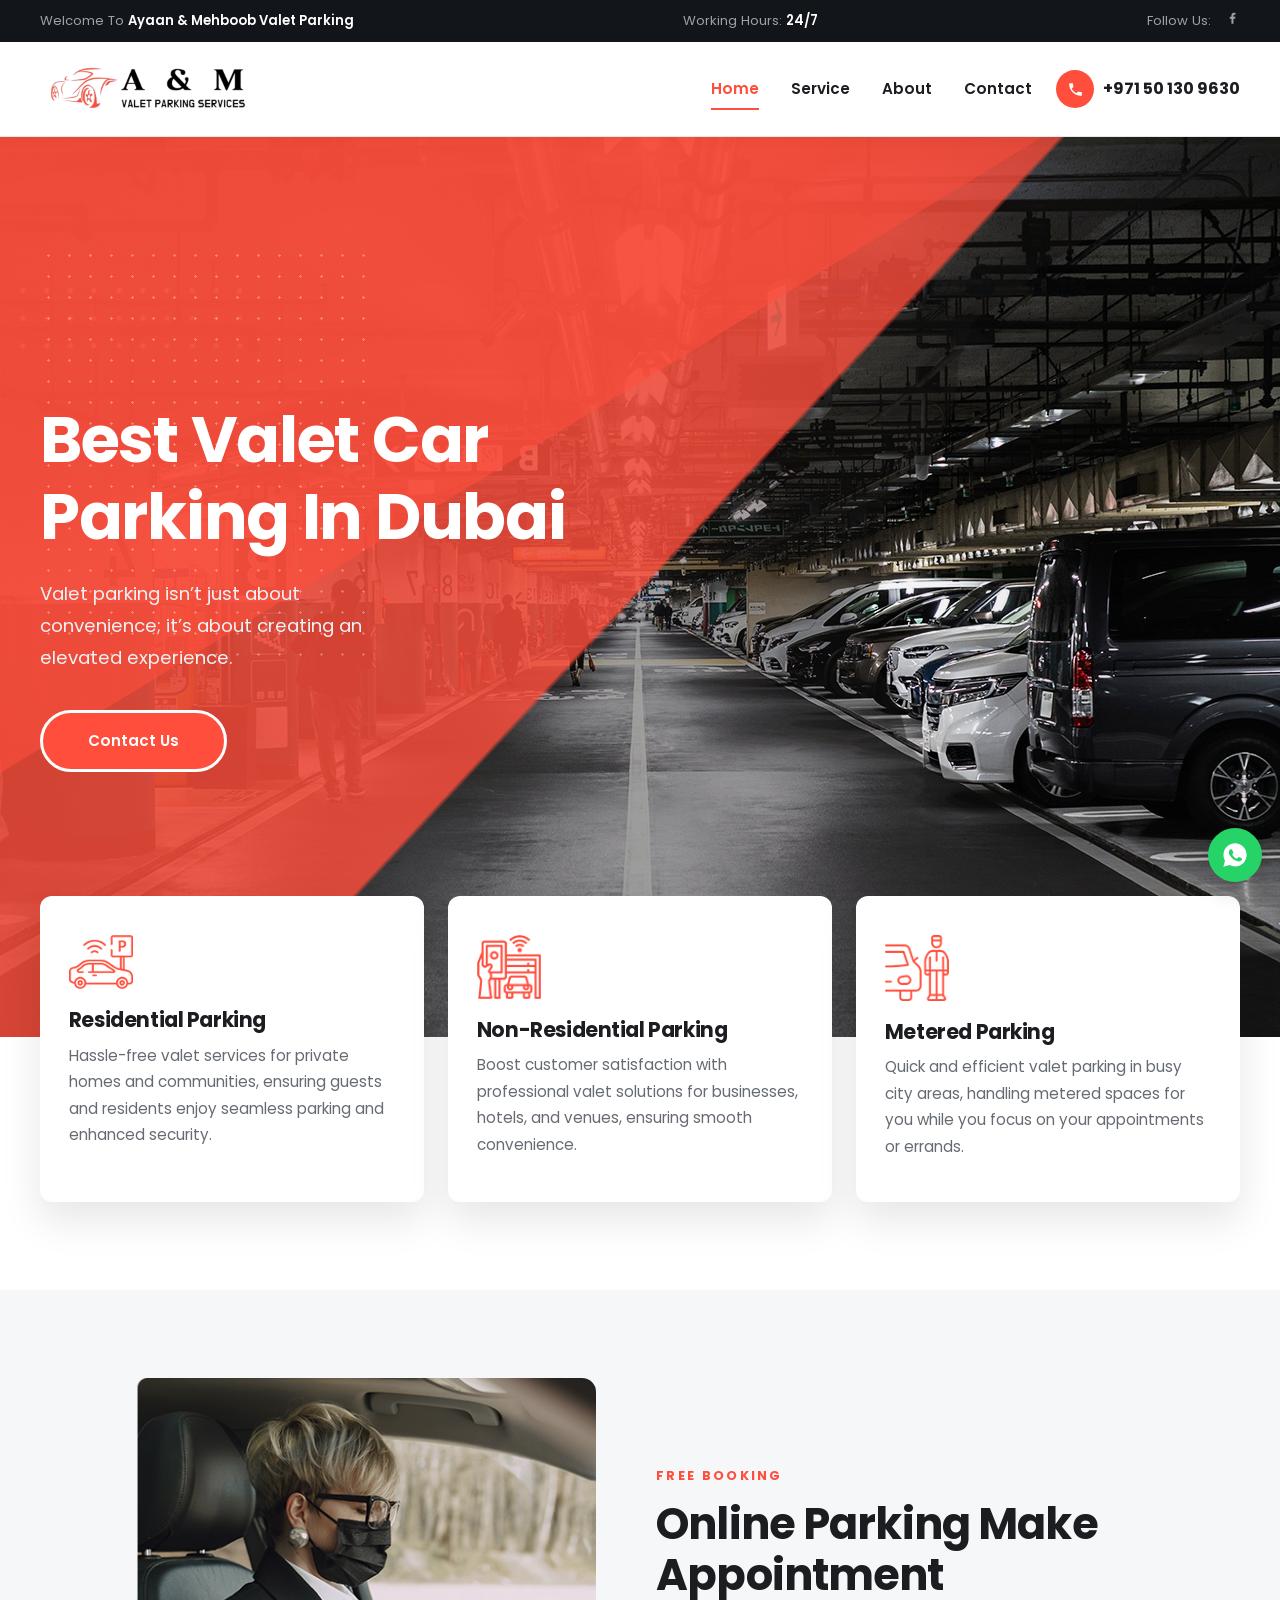
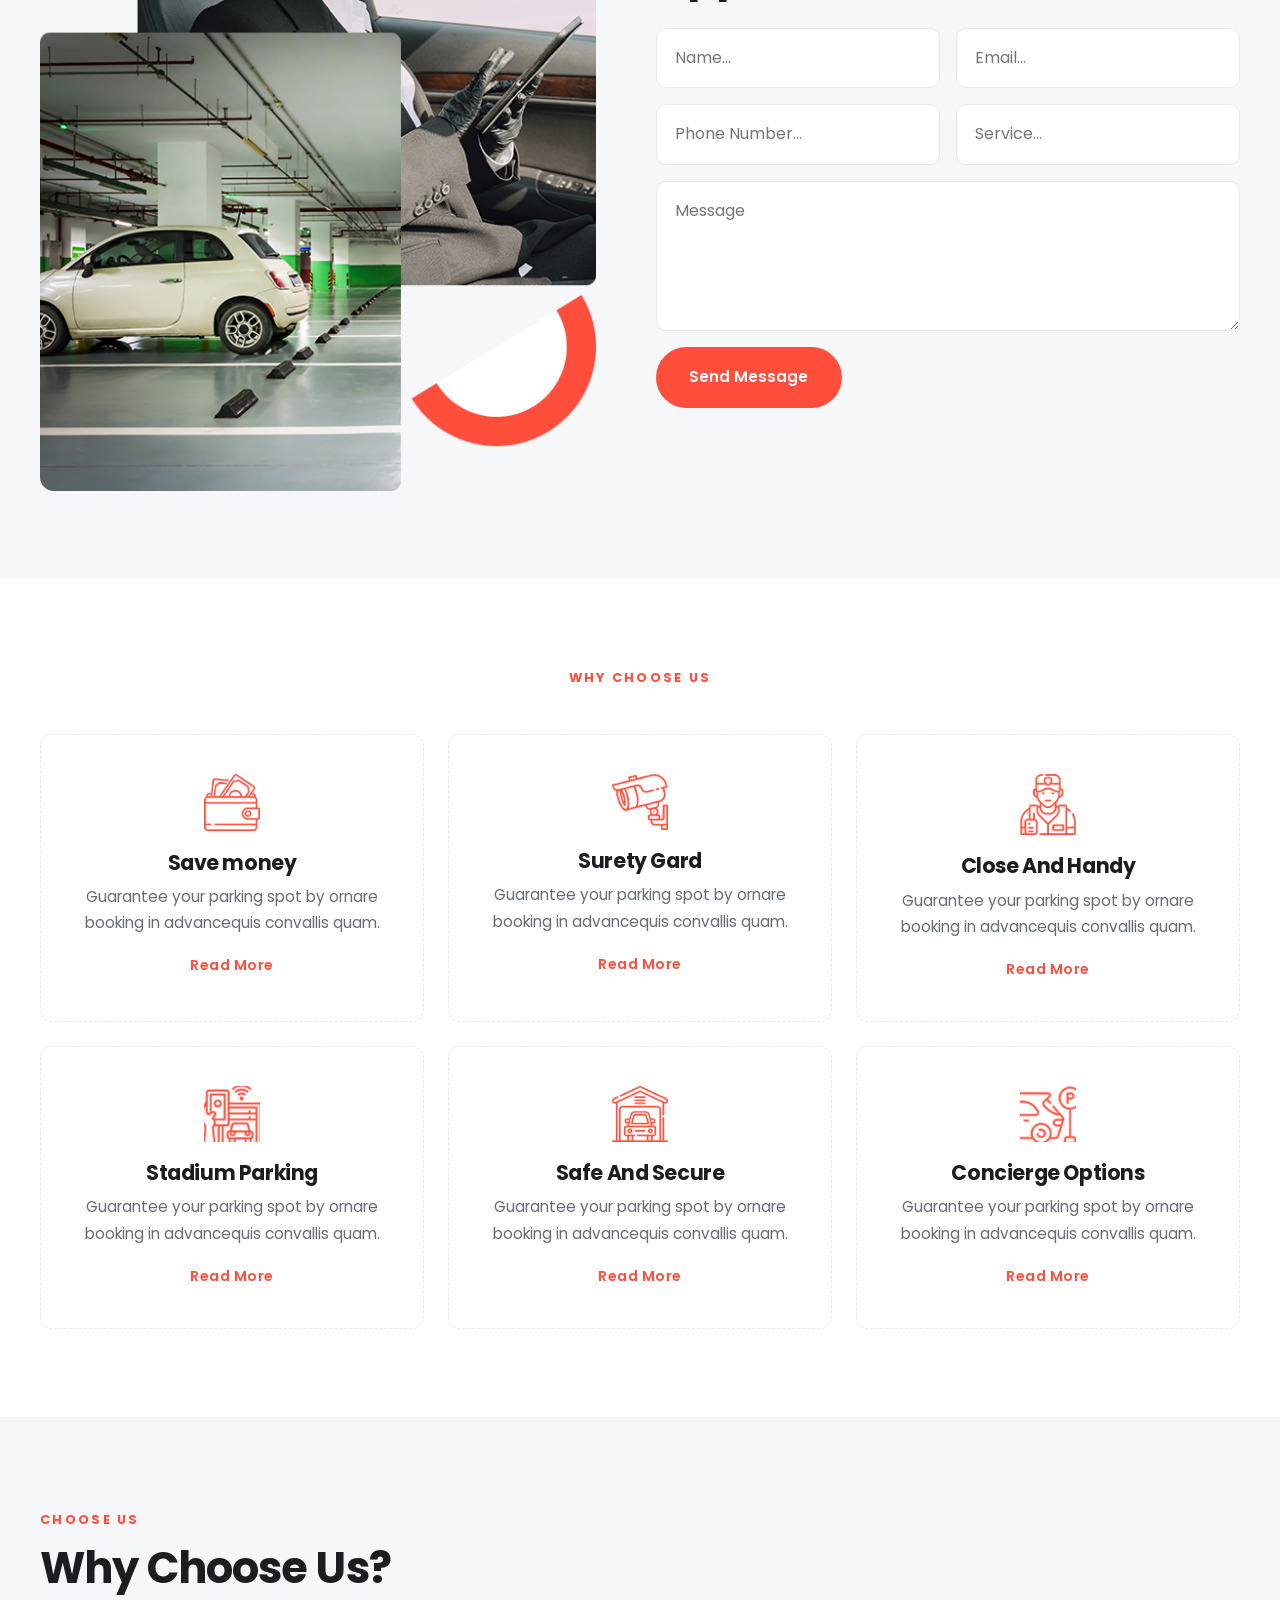
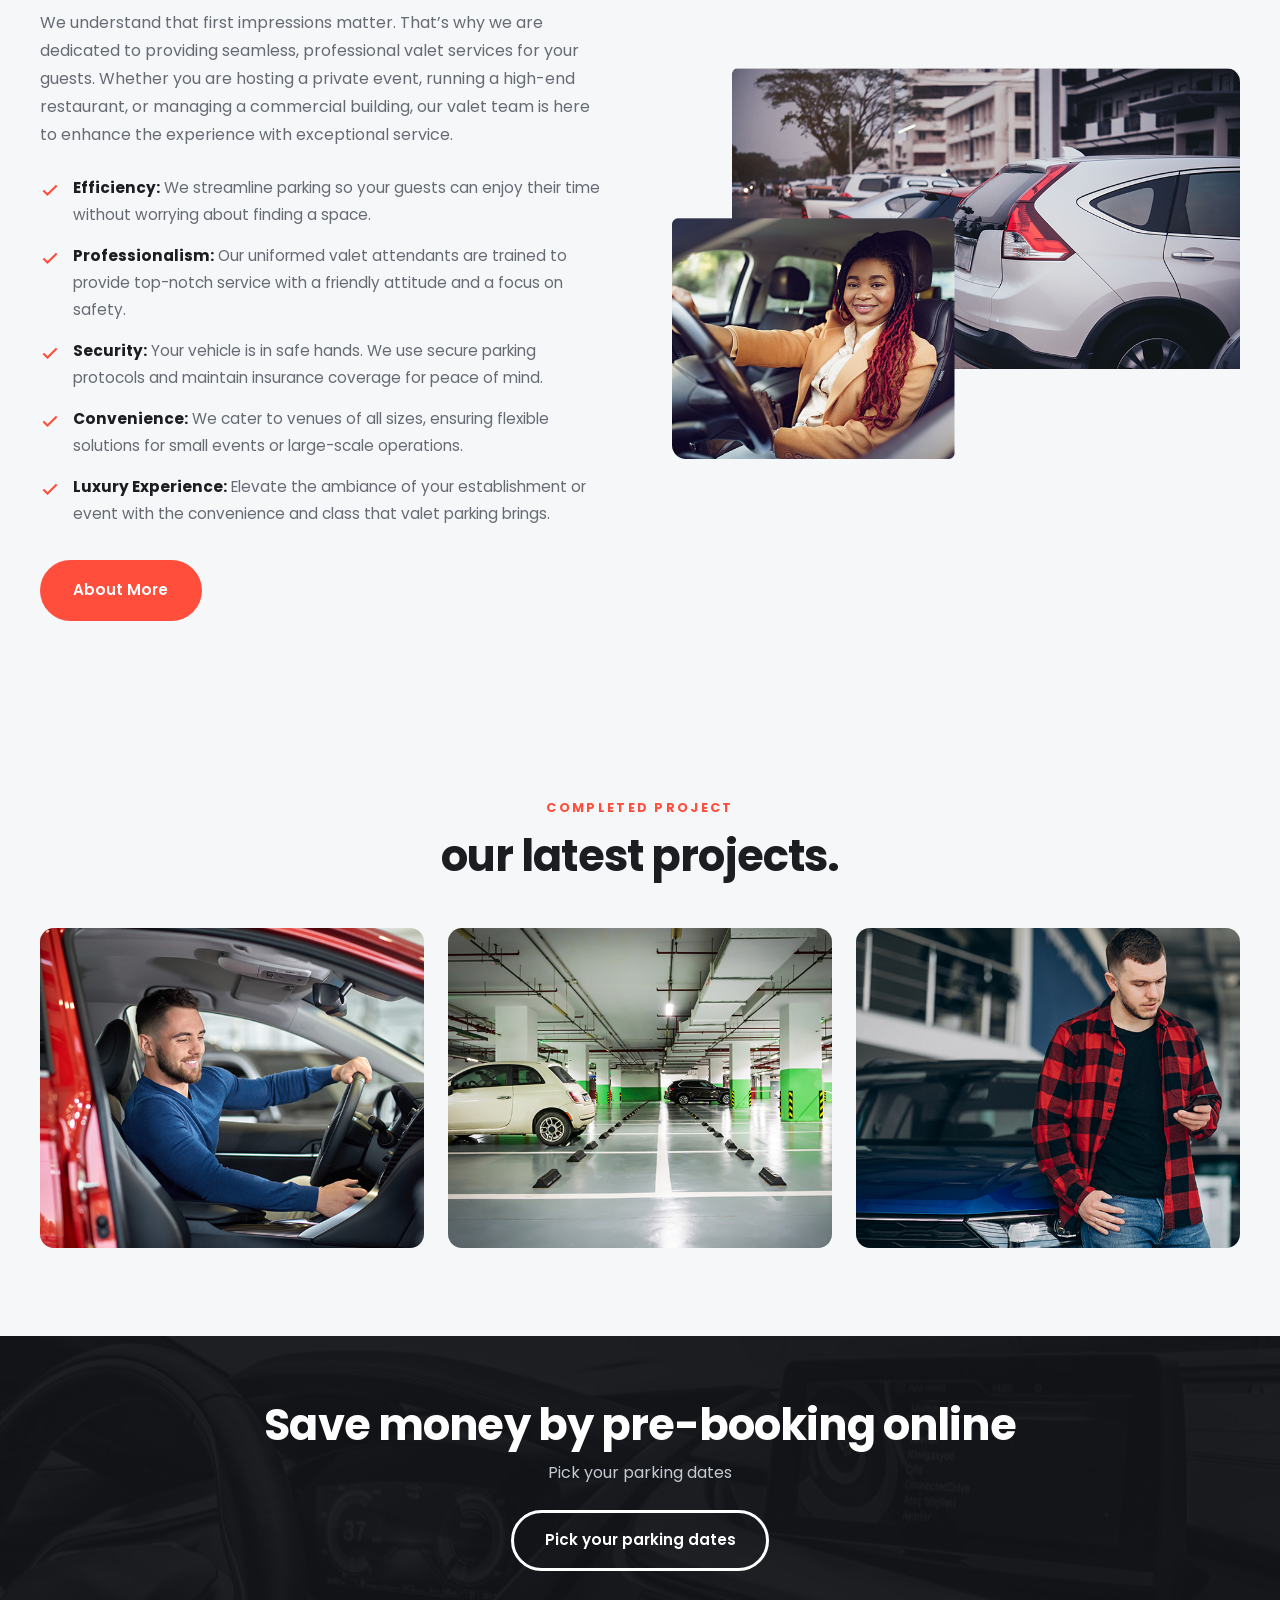
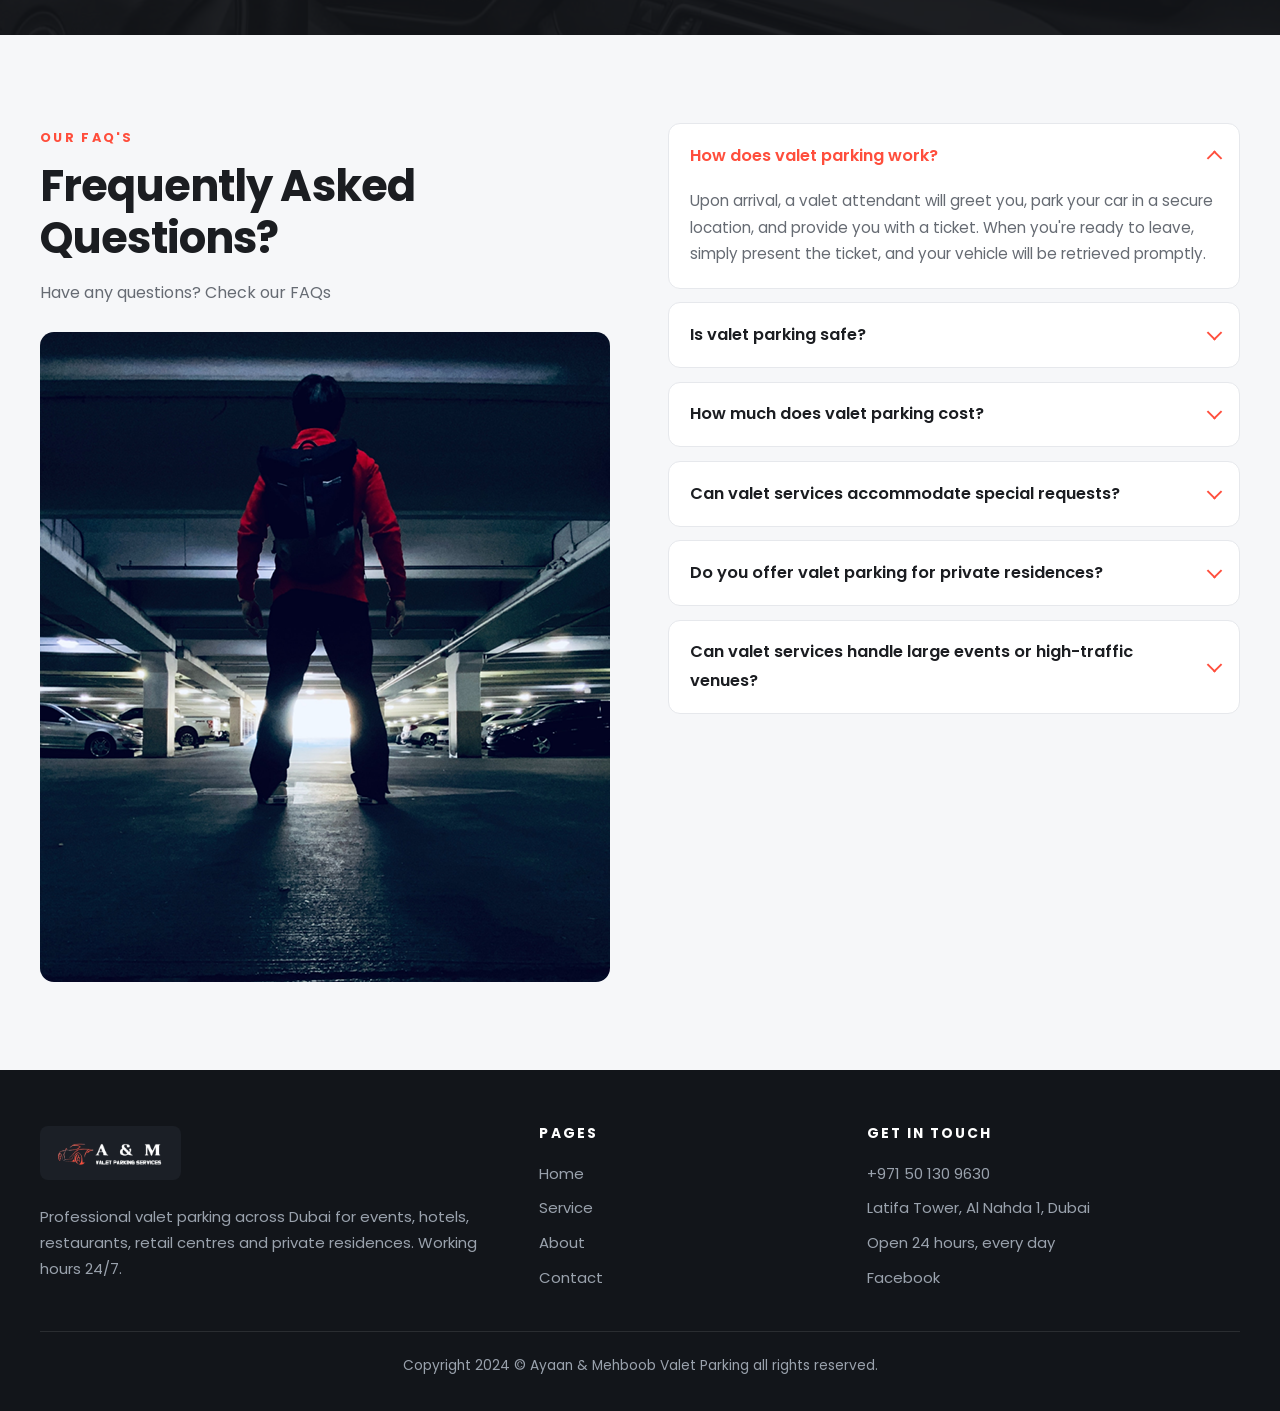
<file: index.html>
<!doctype html>
<html lang="en">
<head>
<meta charset="utf-8">
<meta name="robots" content="noindex, nofollow">
<meta name="viewport" content="width=device-width, initial-scale=1">
<title>Ayaan &amp; Mehboob Valet Parking — Best Valet Car Parking In Dubai</title>
<meta name="description" content="Professional valet parking in Dubai for events, hotels, restaurants, retail and residential buildings. Working hours 24/7. Call +971 50 130 9630.">
<link rel="icon" href="assets/img/favicon.png">
<link rel="apple-touch-icon" href="assets/img/icon-192.png">
<meta name="theme-color" content="#12151a">
<link rel="stylesheet" href="assets/css/site.css">
<script type="application/ld+json">
{"@context":"https://schema.org","@type":"LocalBusiness","name":"Ayaan & Mehboob Valet Parking",
"telephone":"+971501309630","openingHours":"Mo-Su 00:00-23:59",
"address":{"@type":"PostalAddress","streetAddress":"Latifa Tower, Al Nahda 1","addressLocality":"Dubai","addressCountry":"AE"},
"sameAs":["https://www.facebook.com/profile.php?id=61565408574726"]}
</script>
</head>
<body>
<a class="skip" href="#main">Skip to content</a>

<div class="topbar">
  <div class="wrap topbar__in">
    <span>Welcome To <b>Ayaan &amp; Mehboob Valet Parking</b></span>
    <span>Working Hours: <b>24/7</b></span>
    <span class="topbar__soc">Follow Us:
      <a href="https://www.facebook.com/profile.php?id=61565408574726" rel="noopener" aria-label="Facebook">
        <svg width="15" height="15" viewBox="0 0 24 24" fill="currentColor" aria-hidden="true"><path d="M13.5 22v-8h2.7l.4-3.1h-3.1V8.9c0-.9.25-1.5 1.55-1.5h1.65V4.6c-.29-.04-1.27-.12-2.41-.12-2.38 0-4.01 1.45-4.01 4.12v2.3H7.6V14h2.68v8h3.22z"/></svg>
      </a>
    </span>
  </div>
</div>

<header class="hdr">
  <div class="wrap hdr__in">
    <a class="hdr__logo" href="index.html" aria-label="Ayaan and Mehboob Valet Parking, home">
      <img src="assets/img/logo-dark.png" alt="Ayaan &amp; Mehboob Valet Parking" width="653" height="192">
    </a>
    <button class="burger" type="button" aria-label="Menu" aria-expanded="false" aria-controls="nav">
      <span></span><span></span><span></span>
    </button>
    <nav class="nav" id="nav" data-open="false" aria-label="Main">
      <a href="index.html" aria-current="page">Home</a>
      <a href="service.html">Service</a>
      <a href="about.html">About</a>
      <a href="contact.html">Contact</a>
    </nav>
    <a class="hdr__tel" href="tel:+971501309630"><span><svg viewBox="0 0 24 24" aria-hidden="true"><path d="M6.6 10.8a15.1 15.1 0 006.6 6.6l2.2-2.2c.3-.3.7-.4 1-.2 1.2.4 2.4.6 3.6.6.6 0 1 .4 1 1V20c0 .6-.4 1-1 1A17 17 0 013 4c0-.6.4-1 1-1h3.5c.6 0 1 .4 1 1 0 1.3.2 2.5.6 3.6.1.4 0 .7-.2 1l-2.3 2.2z"/></svg></span>+971 50 130 9630</a>
  </div>
</header>

<main id="main">

  <section class="hero">
    <div class="hero__bg" role="presentation"></div>
    <div class="hero__dots" role="presentation"></div>
    <div class="wrap hero__in">
      <h1>Best Valet Car Parking In Dubai</h1>
      <p>Valet parking isn’t just about convenience; it’s about creating an elevated experience.</p>
      <a class="btn btn--brand" href="contact.html">Contact Us</a>
    </div>
  </section>

  <section class="sec" style="padding-top:0">
    <div class="wrap">
      <div class="trio">
        <article class="feat">
          <img src="assets/img/feicon1.png" alt="" width="64" height="64">
          <h3>Residential Parking</h3>
          <p>Hassle-free valet services for private homes and communities, ensuring guests and residents enjoy seamless parking and enhanced security.</p>
        </article>
        <article class="feat">
          <img src="assets/img/feicon2.png" alt="" width="64" height="64">
          <h3>Non-Residential Parking</h3>
          <p>Boost customer satisfaction with professional valet solutions for businesses, hotels, and venues, ensuring smooth convenience.</p>
        </article>
        <article class="feat">
          <img src="assets/img/feicon3.png" alt="" width="64" height="64">
          <h3>Metered Parking</h3>
          <p>Quick and efficient valet parking in busy city areas, handling metered spaces for you while you focus on your appointments or errands.</p>
        </article>
      </div>
    </div>
  </section>

  <section class="sec sec--tint">
    <div class="wrap book">
      <div class="book__img" data-reveal>
        <img src="assets/img/booking-img.png" alt="Booking a valet parking appointment" width="570" height="731" loading="lazy">
      </div>
      <div data-reveal>

      <div>
        <span class="lbl">Free Booking</span>
        <h2>Online Parking Make Appointment</h2>
        <form class="form" data-enquiry novalidate>
          <div class="form__row">
            <input type="text" name="name" placeholder="Name..." aria-label="Name" autocomplete="name" required>
            <input type="email" name="email" placeholder="Email..." aria-label="Email" autocomplete="email">
          </div>
          <div class="form__row">
            <input type="tel" name="phone" placeholder="Phone Number..." aria-label="Phone number" autocomplete="tel" required>
            <input type="text" name="service" placeholder="Service..." aria-label="Service">
          </div>
          <textarea name="message" placeholder="Message" aria-label="Message"></textarea>
          <!-- Honeypot: hidden from people, irresistible to spam bots. A filled
               value means the submission is discarded. Not display:none, which
               some bots check for; moved off-screen and hidden from screen readers. -->
          <input type="text" name="company" tabindex="-1" autocomplete="off" aria-hidden="true"
                 style="position:absolute;left:-9999px;width:1px;height:1px;opacity:0">
          <div><button class="btn btn--brand" type="submit">Send Message</button></div>
          <p class="msg" role="status" aria-live="polite"></p>
        </form>
      </div>

      </div>
    </div>
  </section>

  <section class="sec">
    <div class="wrap">
      <div class="mid" style="margin-bottom:2.8rem" data-reveal>
        <span class="lbl">Why Choose Us</span>
      </div>
      <div class="cards">
        <article class="wcard" data-reveal>
          <img src="assets/img/s1.png" alt="" width="70" height="70" loading="lazy">
          <h3>Save money</h3>
          <p>Guarantee your parking spot by ornare booking in advancequis convallis quam.</p>
          <a class="more" href="service.html">Read More</a>
        </article>
        <article class="wcard" data-reveal>
          <img src="assets/img/s2.png" alt="" width="70" height="70" loading="lazy">
          <h3>Surety Gard</h3>
          <p>Guarantee your parking spot by ornare booking in advancequis convallis quam.</p>
          <a class="more" href="service.html">Read More</a>
        </article>
        <article class="wcard" data-reveal>
          <img src="assets/img/s3.png" alt="" width="70" height="70" loading="lazy">
          <h3>Close And Handy</h3>
          <p>Guarantee your parking spot by ornare booking in advancequis convallis quam.</p>
          <a class="more" href="service.html">Read More</a>
        </article>
        <article class="wcard" data-reveal>
          <img src="assets/img/s4.png" alt="" width="70" height="70" loading="lazy">
          <h3>Stadium Parking</h3>
          <p>Guarantee your parking spot by ornare booking in advancequis convallis quam.</p>
          <a class="more" href="service.html">Read More</a>
        </article>
        <article class="wcard" data-reveal>
          <img src="assets/img/s5.png" alt="" width="70" height="70" loading="lazy">
          <h3>Safe And Secure</h3>
          <p>Guarantee your parking spot by ornare booking in advancequis convallis quam.</p>
          <a class="more" href="service.html">Read More</a>
        </article>
        <article class="wcard" data-reveal>
          <img src="assets/img/s6.png" alt="" width="70" height="70" loading="lazy">
          <h3>Concierge Options</h3>
          <p>Guarantee your parking spot by ornare booking in advancequis convallis quam.</p>
          <a class="more" href="service.html">Read More</a>
        </article>
      </div>
    </div>
  </section>

  <section class="sec sec--tint">
    <div class="wrap split">
      <div data-reveal>
        <span class="lbl">Choose Us</span>
        <h2>Why Choose Us?</h2>
        <p style="margin-top:.9rem">We understand that first impressions matter. That’s why we are dedicated to
          providing seamless, professional valet services for your guests. Whether you are hosting a private event,
          running a high-end restaurant, or managing a commercial building, our valet team is here to enhance the
          experience with exceptional service.</p>
        <ul class="ticks">
          <li><svg viewBox="0 0 24 24" fill="none" stroke="currentColor" stroke-width="2.5" aria-hidden="true"><path d="M4 12.5l5 5L20 6.5"/></svg><span><b>Efficiency:</b> We streamline parking so your guests can enjoy their time without worrying about finding a space.</span></li>
          <li><svg viewBox="0 0 24 24" fill="none" stroke="currentColor" stroke-width="2.5" aria-hidden="true"><path d="M4 12.5l5 5L20 6.5"/></svg><span><b>Professionalism:</b> Our uniformed valet attendants are trained to provide top-notch service with a friendly attitude and a focus on safety.</span></li>
          <li><svg viewBox="0 0 24 24" fill="none" stroke="currentColor" stroke-width="2.5" aria-hidden="true"><path d="M4 12.5l5 5L20 6.5"/></svg><span><b>Security:</b> Your vehicle is in safe hands. We use secure parking protocols and maintain insurance coverage for peace of mind.</span></li>
          <li><svg viewBox="0 0 24 24" fill="none" stroke="currentColor" stroke-width="2.5" aria-hidden="true"><path d="M4 12.5l5 5L20 6.5"/></svg><span><b>Convenience:</b> We cater to venues of all sizes, ensuring flexible solutions for small events or large-scale operations.</span></li>
          <li><svg viewBox="0 0 24 24" fill="none" stroke="currentColor" stroke-width="2.5" aria-hidden="true"><path d="M4 12.5l5 5L20 6.5"/></svg><span><b>Luxury Experience:</b> Elevate the ambiance of your establishment or event with the convenience and class that valet parking brings.</span></li>
        </ul>
        <a class="btn btn--brand" href="about.html">About More</a>
      </div>
      <div data-reveal>
        <img src="assets/img/choose-img-1.png" alt="A valet attendant at the wheel" width="945" height="650" loading="lazy">
      </div>
    </div>
  </section>

  <section class="sec sec--tint">
    <div class="wrap">
      <div class="mid" style="margin-bottom:2.8rem" data-reveal>
        <span class="lbl">Completed Project</span>
        <h2>our latest projects.</h2>
      </div>
      <div class="projects">
        <figure class="proj" data-reveal><img src="assets/img/pro1.png" alt="Valet parking project" width="600" height="500" loading="lazy"></figure>
        <figure class="proj" data-reveal><img src="assets/img/pro2.png" alt="Valet parking project" width="600" height="500" loading="lazy"></figure>
        <figure class="proj" data-reveal><img src="assets/img/pro3.png" alt="Valet parking project" width="600" height="500" loading="lazy"></figure>
      </div>
    </div>
  </section>

  <section class="strip">
    <div class="strip__bg" role="presentation"></div>
    <div class="wrap strip__in" data-reveal>
      <h2>Save money by pre-booking online</h2>
      <p>Pick your parking dates</p>
      <p style="margin-top:1.4rem"><a class="btn btn--line" href="contact.html">Pick your parking dates</a></p>
    </div>
  </section>

  <section class="sec sec--tint">
    <div class="wrap faq">
      <div data-reveal>
        <span class="lbl">Our FAQ's</span>
        <h2>Frequently Asked Questions?</h2>
        <p style="margin:.9rem 0 1.6rem">Have any questions? Check our FAQs</p>
        <img src="assets/img/faq-img.png" alt="Valet attendant with a customer" width="570" height="650" loading="lazy">
      </div>
      <div data-reveal>
        <details class="acc" open>
          <summary>How does valet parking work?</summary>
          <p>Upon arrival, a valet attendant will greet you, park your car in a secure location, and provide you with a ticket. When you're ready to leave, simply present the ticket, and your vehicle will be retrieved promptly.</p>
        </details>
        <details class="acc">
          <summary>Is valet parking safe?</summary>
          <p>Yes, we prioritize safety by employing trained, insured professionals who follow strict security protocols to ensure your vehicle is handled with care and parked in a secure area.</p>
        </details>
        <details class="acc">
          <summary>How much does valet parking cost?</summary>
          <p>Valet parking prices vary based on the event, location, and duration of service. Contact us for a customized quote tailored to your needs.</p>
        </details>
        <details class="acc">
          <summary>Can valet services accommodate special requests?</summary>
          <p>Absolutely! Our concierge valet options include special services such as luggage assistance, specific vehicle drop-off locations, and more. Let us know your requirements in advance.</p>
        </details>
        <details class="acc">
          <summary>Do you offer valet parking for private residences?</summary>
          <p>Yes, we provide valet services for private homes and communities, perfect for gatherings, parties, or everyday convenience for residents.</p>
        </details>
        <details class="acc">
          <summary>Can valet services handle large events or high-traffic venues?</summary>
          <p>Absolutely! We are experienced in managing large-scale events and high-traffic venues, ensuring efficient parking solutions, no matter the size of the crowd.</p>
        </details>
      </div>
    </div>
  </section>

</main>

<footer class="ftr">
  <div class="wrap ftr__in">
    <div class="ftr__cols">
      <div>
        <span class="ftr__logo"><img src="assets/img/logo.png" alt="Ayaan &amp; Mehboob Valet Parking"></span>
        <p>Professional valet parking across Dubai for events, hotels, restaurants,
           retail centres and private residences. Working hours 24/7.</p>
      </div>
      <div>
        <h4>Pages</h4>
        <ul>
          <li><a href="index.html">Home</a></li>
          <li><a href="service.html">Service</a></li>
          <li><a href="about.html">About</a></li>
          <li><a href="contact.html">Contact</a></li>
        </ul>
      </div>
      <div>
        <h4>Get in touch</h4>
        <ul>
          <li><a href="tel:+971501309630">+971 50 130 9630</a></li>
          <li>Latifa Tower, Al Nahda 1, Dubai</li>
          <li>Open 24 hours, every day</li>
          <li><a href="https://www.facebook.com/profile.php?id=61565408574726" rel="noopener">Facebook</a></li>
        </ul>
      </div>
    </div>
    <p class="ftr__btm">Copyright 2024 © Ayaan &amp; Mehboob Valet Parking all rights reserved.</p>
  </div>
</footer>

<button class="totop" type="button" aria-label="Back to top">
  <svg viewBox="0 0 24 24" aria-hidden="true"><path d="M12 19V5M5 12l7-7 7 7"/></svg>
</button>

<a class="wa" href="https://wa.me/971501309630" rel="noopener" aria-label="Need help? Chat with us on WhatsApp"
   title="Need help? Chat with us"><svg viewBox="0 0 24 24" aria-hidden="true"><path d="M12.04 2C6.58 2 2.13 6.45 2.13 11.91c0 1.75.46 3.45 1.32 4.95L2 22l5.25-1.38a9.9 9.9 0 004.79 1.22h.01c5.46 0 9.91-4.45 9.91-9.91C21.96 6.45 17.5 2 12.04 2zm5.8 14.1c-.24.68-1.4 1.3-1.94 1.34-.5.04-.98.22-3.3-.69-2.78-1.1-4.55-3.94-4.69-4.13-.14-.19-1.13-1.5-1.13-2.86 0-1.36.71-2.03.96-2.31.25-.28.55-.35.73-.35h.52c.17 0 .4-.06.62.48.24.57.8 1.97.87 2.11.07.14.12.31.02.5-.09.19-.14.31-.28.47l-.42.49c-.14.14-.28.29-.12.57.16.28.71 1.17 1.53 1.9 1.05.94 1.94 1.23 2.22 1.37.28.14.44.12.6-.07.17-.19.69-.8.87-1.08.19-.28.37-.23.62-.14.25.09 1.6.75 1.87.89.28.14.46.21.53.33.07.12.07.68-.17 1.35z"/></svg></a>

<script src="assets/js/site.js"></script>
</body>
</html>
</file>
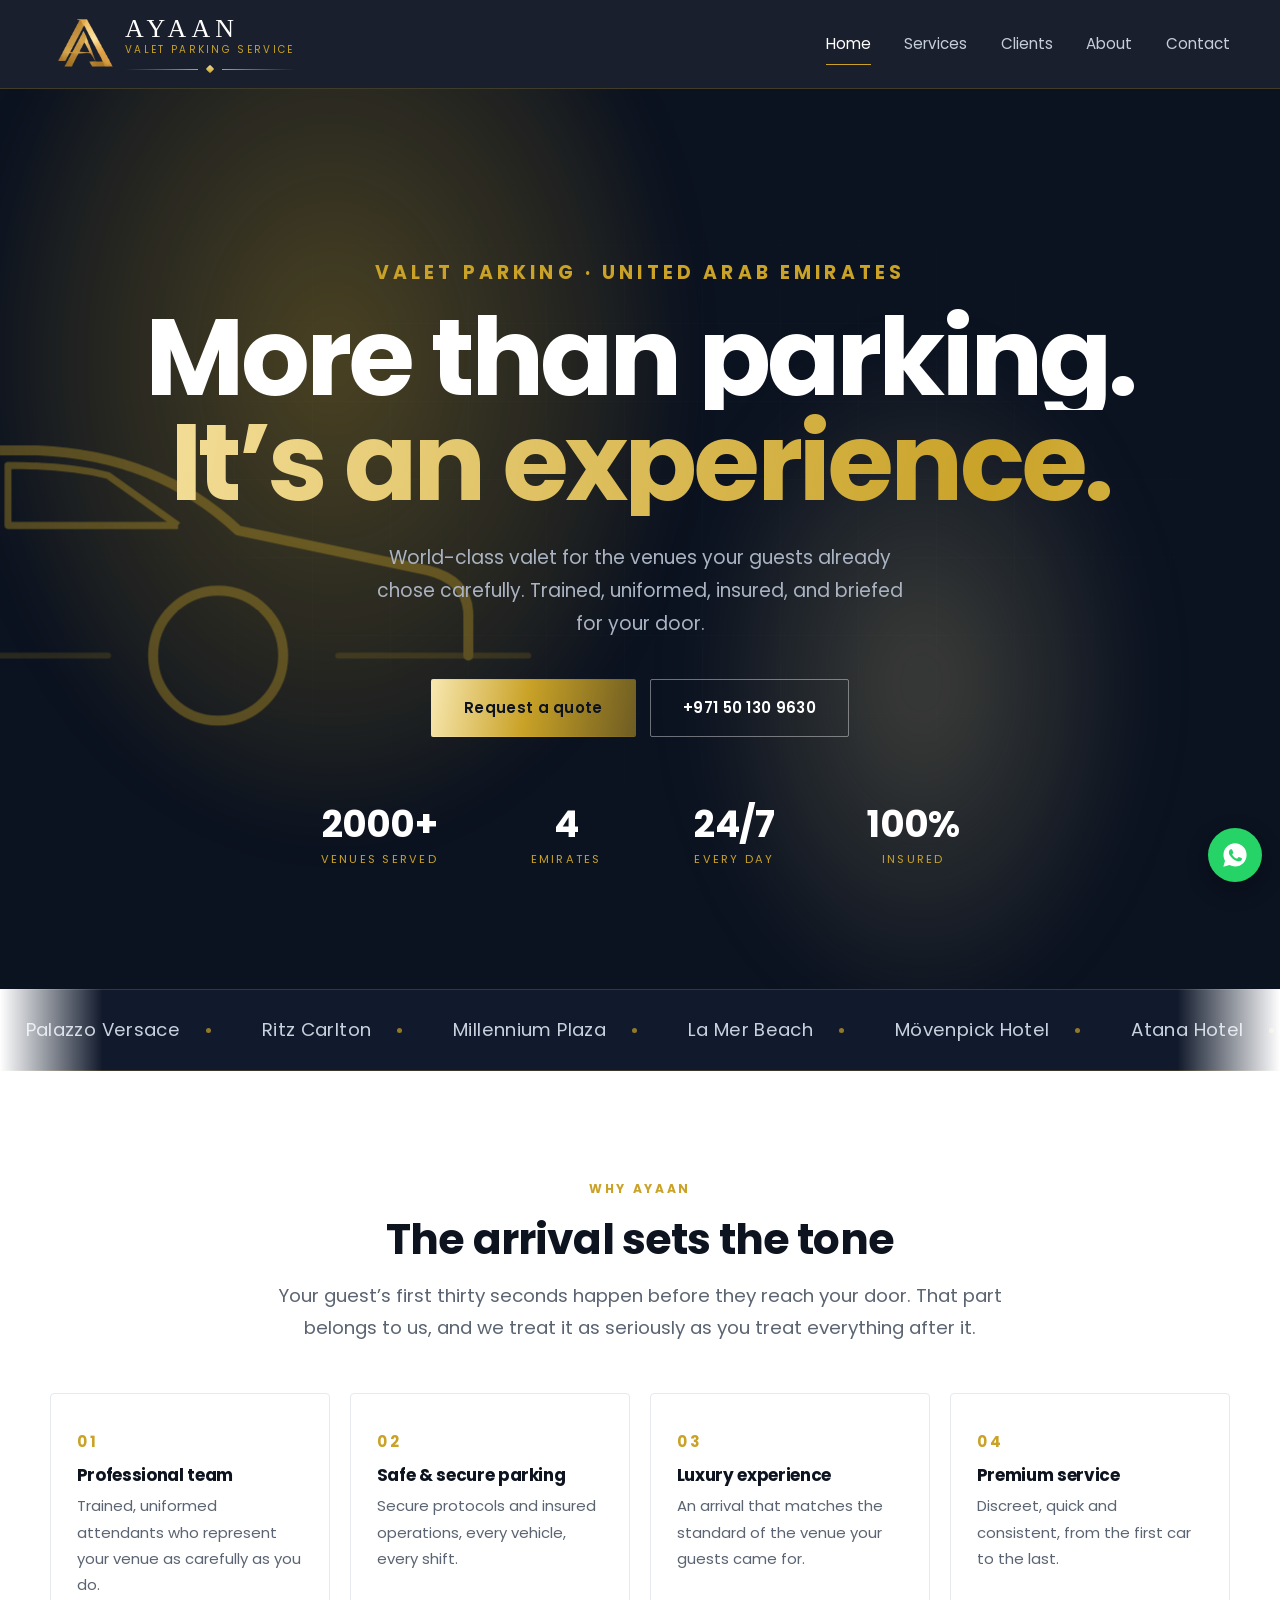
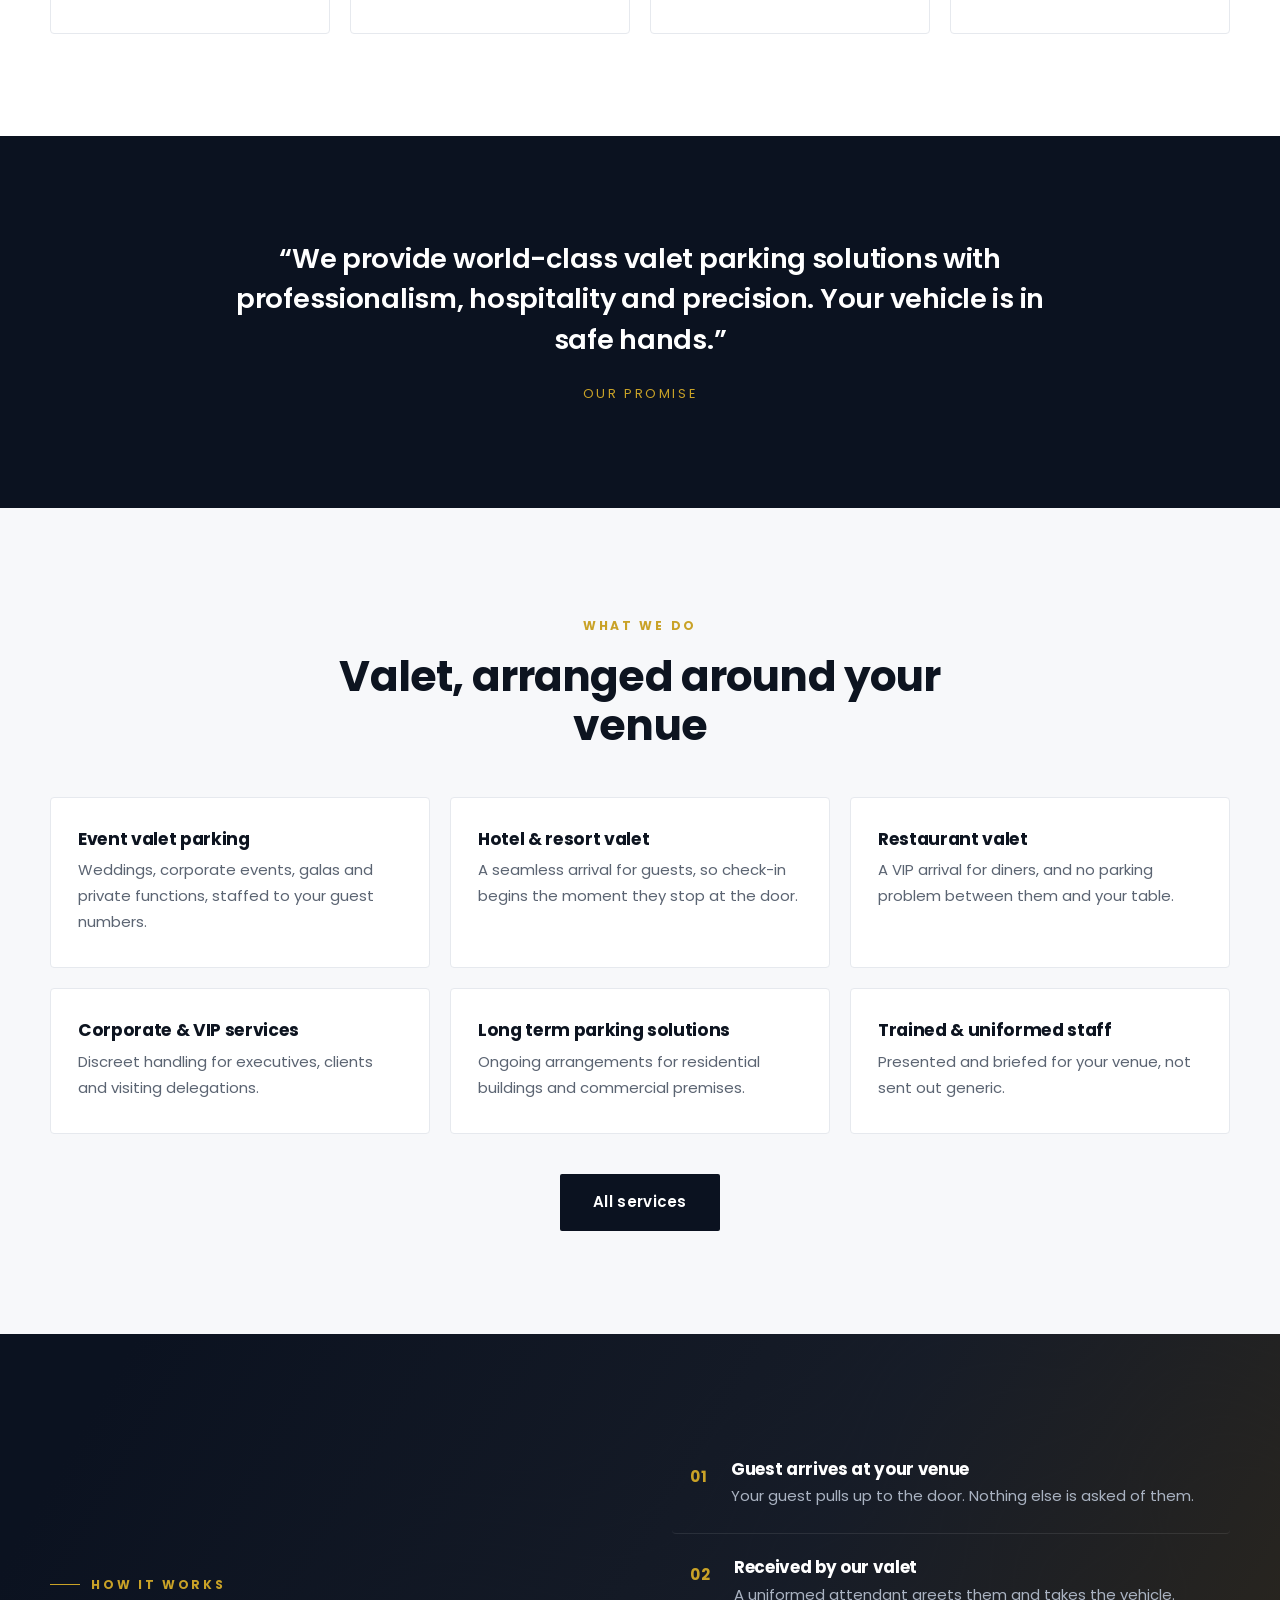
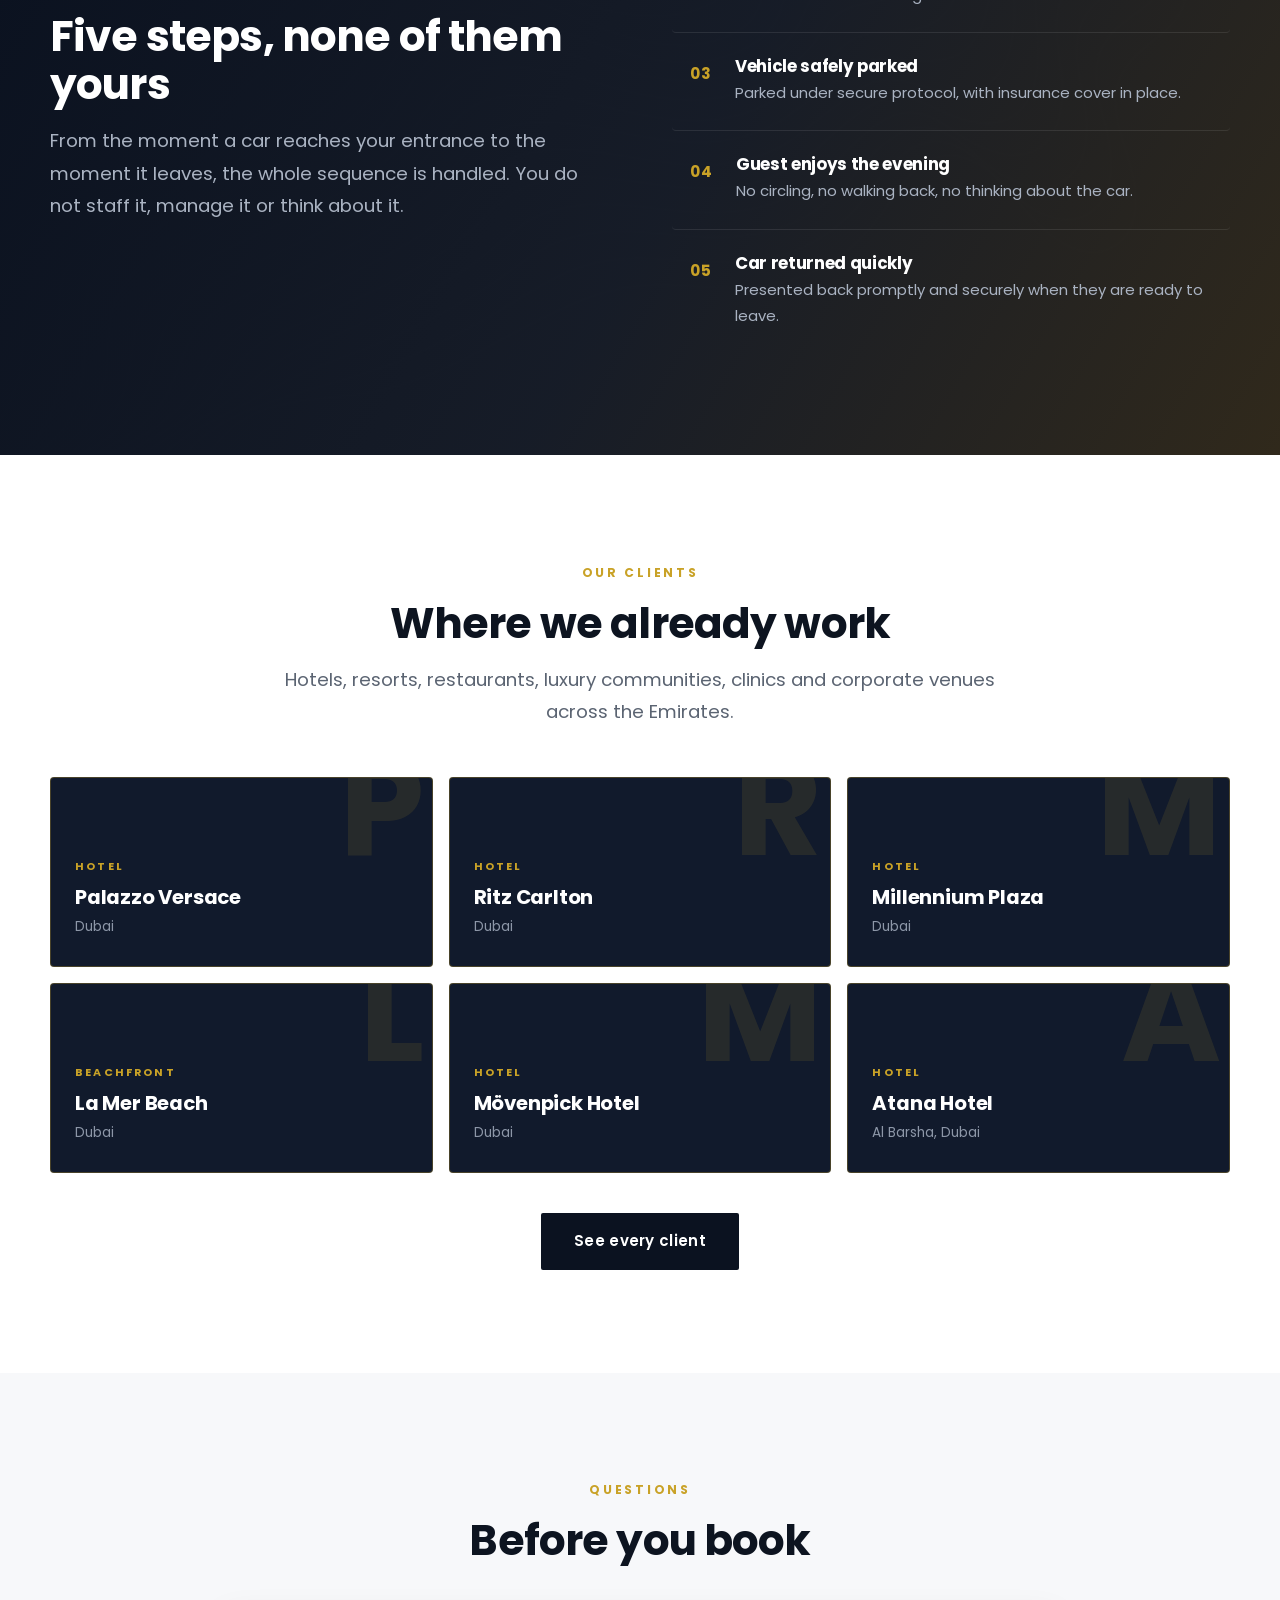
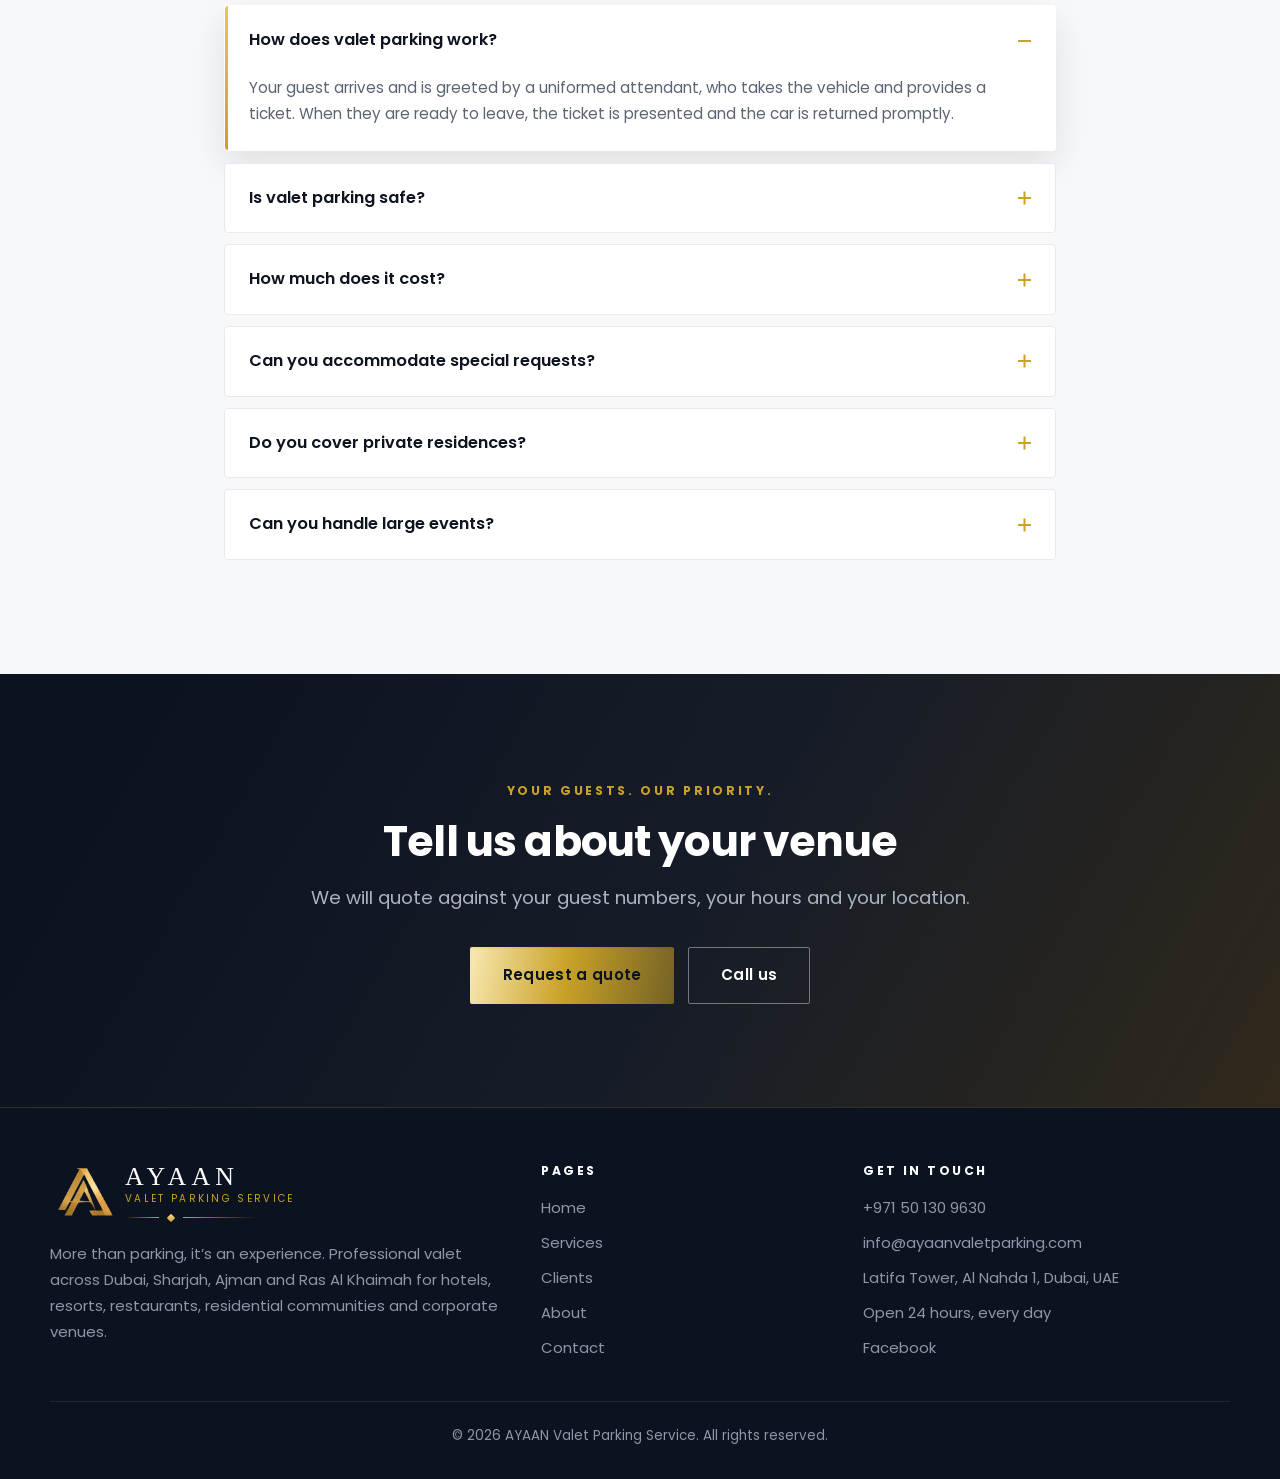
<file: v2/index.html>
<!doctype html>
<html lang="en">
<head>
<meta charset="utf-8">
<meta name="robots" content="noindex, nofollow">
<meta name="viewport" content="width=device-width, initial-scale=1">
<title>AYAAN Valet Parking Service — More Than Parking, It’s an Experience</title>
<meta name="description" content="Professional valet parking across the UAE. Trusted by Palazzo Versace, Sheraton, Mövenpick, DoubleTree by Hilton and more. Call +971 50 130 9630.">
<link rel="icon" href="assets/img/favicon.png">
<link rel="apple-touch-icon" href="assets/img/icon-192.png">
<meta name="theme-color" content="#0b1220">
<link rel="stylesheet" href="assets/css/site.css">
<meta property="og:title" content="AYAAN Valet Parking Service — More Than Parking, It’s an Experience">
<meta property="og:description" content="Professional valet parking across the UAE. Trusted by Palazzo Versace, Sheraton, Mövenpick, DoubleTree by Hilton and more. Call +971 50 130 9630.">
<meta property="og:type" content="website">
<script type="application/ld+json">
{"@context":"https://schema.org","@type":"LocalBusiness","name":"AYAAN Valet Parking Service",
"description":"Professional valet parking across the UAE for hotels, resorts, restaurants, residential communities and corporate venues.",
"telephone":"+971501309630","email":"info@ayaanvaletparking.com","openingHours":"Mo-Su 00:00-23:59",
"address":{"@type":"PostalAddress","streetAddress":"Latifa Tower, Al Nahda 1","addressLocality":"Dubai","addressCountry":"AE"},
"areaServed":["Dubai","Sharjah","Ajman","Ras Al Khaimah"],
"knowsAbout":["Palazzo Versace", "Ritz Carlton", "Millennium Plaza", "La Mer Beach", "Mövenpick Hotel", "Atana Hotel", "Al Barari", "Al Barari The Bay", "Sirali Restaurant", "Pure Aesthetic Clinic", "Bahi Ajman Palace", "Coral Beach Resort", "Sheraton Resort"],"sameAs":["https://www.facebook.com/profile.php?id=61565408574726"]}
</script>
</head>
<body>
<a class="skip" href="#main">Skip to content</a>

<header class="hdr">
  <div class="wrap hdr__in">
    <a class="brand" href="index.html" aria-label="AYAAN Valet Parking Service, home">
      <img class="brand__mark" src="assets/img/mark.png" alt="" width="460" height="345">
      <span class="brand__text">
        <span class="brand__name">AYAAN</span>
        <span class="brand__sub">Valet Parking Service</span>
        <span class="rule" aria-hidden="true"><i></i></span>
      </span>
    </a>
    <button class="burger" type="button" aria-label="Menu" aria-expanded="false" aria-controls="nav">
      <span></span><span></span><span></span>
    </button>
    <nav class="nav" id="nav" data-open="false" aria-label="Main">
      <a href="index.html" aria-current="page">Home</a>
      <a href="services.html">Services</a>
      <a href="clients.html">Clients</a>
      <a href="about.html">About</a>
      <a href="contact.html">Contact</a>
    </nav>
  </div>
</header>

<main id="main">

  <section class="hero" data-glow>
    <div class="glow glow--a" role="presentation"></div>
    <div class="glow glow--b" role="presentation"></div>
    <!-- Drawn line art rather than a photograph: it scales perfectly and cannot
         look low-resolution. It arrives from the right as the reader scrolls. -->
    <div class="car" role="presentation"><svg class="car__svg" viewBox="0 0 220 78" fill="none" aria-hidden="true">
  <path class="car__body" d="M12 60 L12 52 Q12 45 20 43 L58 35 Q74 20 98 19 L134 19 Q158 20 172 33 L200 41
        Q210 44 210 53 L210 60" stroke="currentColor" stroke-width="2" stroke-linecap="round"
        stroke-linejoin="round"/>
  <path class="car__win" d="M70 34 L84 24 Q92 22 104 22 L104 34 Z M112 22 L132 22 Q150 23 160 32 L112 34 Z"
        stroke="currentColor" stroke-width="1.4" stroke-linejoin="round"/>
  <circle class="car__wheel" cx="62" cy="60" r="13" stroke="currentColor" stroke-width="2"/>
  <circle class="car__wheel" cx="168" cy="60" r="13" stroke="currentColor" stroke-width="2"/>
  <path class="car__road" d="M0 60 L38 60 M84 60 L146 60 M190 60 L220 60" stroke="currentColor"
        stroke-width="1.2" stroke-linecap="round" opacity=".45"/>
</svg></div>
    <div class="wrap hero__in">
      <p class="eyebrow">Valet parking &middot; United Arab Emirates</p>
      <h1>
        <span class="l"><span>More than parking.</span></span>
        <span class="l"><span><em>It&rsquo;s an experience.</em></span></span>
      </h1>
      <p>World-class valet for the venues your guests already chose carefully.
         Trained, uniformed, insured, and briefed for your door.</p>
      <div class="hero__acts">
        <a class="btn btn--gold" href="contact.html">Request a quote</a>
        <a class="btn btn--ghost" href="tel:+971501309630">+971 50 130 9630</a>
      </div>
      <div class="hero__stats">
        <div class="hero__stat"><b>2000+</b><span>Venues served</span></div>
        <div class="hero__stat"><b>4</b><span>Emirates</span></div>
        <div class="hero__stat"><b>24/7</b><span>Every day</span></div>
        <div class="hero__stat"><b>100%</b><span>Insured</span></div>
      </div>
    </div>
  </section>

  <!-- Proof before persuasion. The names are the argument, so they move. -->
  <section class="belt" aria-label="Clients we work with">
    <div class="belt__track">
      <div class="belt__group"><span class="belt__item">Palazzo Versace</span><span class="belt__item">Ritz Carlton</span><span class="belt__item">Millennium Plaza</span><span class="belt__item">La Mer Beach</span><span class="belt__item">Mövenpick Hotel</span><span class="belt__item">Atana Hotel</span><span class="belt__item">Al Barari</span><span class="belt__item">Al Barari The Bay</span><span class="belt__item">Sirali Restaurant</span><span class="belt__item">Pure Aesthetic Clinic</span><span class="belt__item">Bahi Ajman Palace</span><span class="belt__item">Coral Beach Resort</span><span class="belt__item">Sheraton Resort</span></div>
      <div class="belt__group" aria-hidden="true"><span class="belt__item">Palazzo Versace</span><span class="belt__item">Ritz Carlton</span><span class="belt__item">Millennium Plaza</span><span class="belt__item">La Mer Beach</span><span class="belt__item">Mövenpick Hotel</span><span class="belt__item">Atana Hotel</span><span class="belt__item">Al Barari</span><span class="belt__item">Al Barari The Bay</span><span class="belt__item">Sirali Restaurant</span><span class="belt__item">Pure Aesthetic Clinic</span><span class="belt__item">Bahi Ajman Palace</span><span class="belt__item">Coral Beach Resort</span><span class="belt__item">Sheraton Resort</span></div>
    </div>
  </section>

  <section class="sec">
    <div class="wrap">
      <div class="mid" style="margin-bottom:3rem" data-reveal>
        <p class="eyebrow">Why AYAAN</p>
        <h2>The arrival sets the tone</h2>
        <p class="lede">Your guest’s first thirty seconds happen before they reach your door.
           That part belongs to us, and we treat it as seriously as you treat everything after it.</p>
      </div>
      <div class="pillars">
        <article class="pillar" data-reveal>
          <p class="pillar__n">01</p>
          <h3>Professional team</h3>
          <p>Trained, uniformed attendants who represent your venue as carefully as you do.</p>
        </article>
        <article class="pillar" data-reveal>
          <p class="pillar__n">02</p>
          <h3>Safe & secure parking</h3>
          <p>Secure protocols and insured operations, every vehicle, every shift.</p>
        </article>
        <article class="pillar" data-reveal>
          <p class="pillar__n">03</p>
          <h3>Luxury experience</h3>
          <p>An arrival that matches the standard of the venue your guests came for.</p>
        </article>
        <article class="pillar" data-reveal>
          <p class="pillar__n">04</p>
          <h3>Premium service</h3>
          <p>Discreet, quick and consistent, from the first car to the last.</p>
        </article>
      </div>
    </div>
  </section>

  <section class="sec sec--dark">
    <div class="wrap quote" data-reveal>
      <p>“We provide world-class valet parking solutions with professionalism, hospitality and
         precision. Your vehicle is in safe hands.”</p>
      <cite>Our promise</cite>
    </div>
  </section>

  <section class="sec sec--tint">
    <div class="wrap">
      <div class="mid" style="margin-bottom:3rem" data-reveal>
        <p class="eyebrow">What we do</p>
        <h2>Valet, arranged around your venue</h2>
      </div>
      <div class="grid grid--3">
        <article class="svc" data-reveal>
          <h3>Event valet parking</h3>
          <p>Weddings, corporate events, galas and private functions, staffed to your guest numbers.</p>
        </article>
        <article class="svc" data-reveal>
          <h3>Hotel & resort valet</h3>
          <p>A seamless arrival for guests, so check-in begins the moment they stop at the door.</p>
        </article>
        <article class="svc" data-reveal>
          <h3>Restaurant valet</h3>
          <p>A VIP arrival for diners, and no parking problem between them and your table.</p>
        </article>
        <article class="svc" data-reveal>
          <h3>Corporate & VIP services</h3>
          <p>Discreet handling for executives, clients and visiting delegations.</p>
        </article>
        <article class="svc" data-reveal>
          <h3>Long term parking solutions</h3>
          <p>Ongoing arrangements for residential buildings and commercial premises.</p>
        </article>
        <article class="svc" data-reveal>
          <h3>Trained & uniformed staff</h3>
          <p>Presented and briefed for your venue, not sent out generic.</p>
        </article>
      </div>
      <p style="text-align:center;margin-top:2.5rem"><a class="btn btn--dark" href="services.html">All services</a></p>
    </div>
  </section>

  <section class="sec sec--dark sec--shot">
    <div class="wrap split">
      <div data-reveal>
        <p class="eyebrow">How it works</p>
        <h2>Five steps, none of them yours</h2>
        <p class="lede">From the moment a car reaches your entrance to the moment it leaves, the
           whole sequence is handled. You do not staff it, manage it or think about it.</p>
      </div>
      <div class="steps">
        <div class="step" data-reveal>
          <div><h3>Guest arrives at your venue</h3><p>Your guest pulls up to the door. Nothing else is asked of them.</p></div>
        </div>
        <div class="step" data-reveal>
          <div><h3>Received by our valet</h3><p>A uniformed attendant greets them and takes the vehicle.</p></div>
        </div>
        <div class="step" data-reveal>
          <div><h3>Vehicle safely parked</h3><p>Parked under secure protocol, with insurance cover in place.</p></div>
        </div>
        <div class="step" data-reveal>
          <div><h3>Guest enjoys the evening</h3><p>No circling, no walking back, no thinking about the car.</p></div>
        </div>
        <div class="step" data-reveal>
          <div><h3>Car returned quickly</h3><p>Presented back promptly and securely when they are ready to leave.</p></div>
        </div>
      </div>
    </div>
  </section>

  <!-- Where the old site had an empty "Latest Projects" band. -->
  <section class="sec">
    <div class="wrap">
      <div class="mid" style="margin-bottom:3rem" data-reveal>
        <p class="eyebrow">Our clients</p>
        <h2>Where we already work</h2>
        <p class="lede">Hotels, resorts, restaurants, luxury communities, clinics and corporate venues
           across the Emirates.</p>
      </div>
      <div class="clients">
        <figure class="client" data-reveal>
          <span class="client__mark" aria-hidden="true">P</span>
          <p class="client__cat">Hotel</p>
          <p class="client__name">Palazzo Versace</p>
          <p class="client__place">Dubai</p>
        </figure>
        <figure class="client" data-reveal>
          <span class="client__mark" aria-hidden="true">R</span>
          <p class="client__cat">Hotel</p>
          <p class="client__name">Ritz Carlton</p>
          <p class="client__place">Dubai</p>
        </figure>
        <figure class="client" data-reveal>
          <span class="client__mark" aria-hidden="true">M</span>
          <p class="client__cat">Hotel</p>
          <p class="client__name">Millennium Plaza</p>
          <p class="client__place">Dubai</p>
        </figure>
        <figure class="client" data-reveal>
          <span class="client__mark" aria-hidden="true">L</span>
          <p class="client__cat">Beachfront</p>
          <p class="client__name">La Mer Beach</p>
          <p class="client__place">Dubai</p>
        </figure>
        <figure class="client" data-reveal>
          <span class="client__mark" aria-hidden="true">M</span>
          <p class="client__cat">Hotel</p>
          <p class="client__name">Mövenpick Hotel</p>
          <p class="client__place">Dubai</p>
        </figure>
        <figure class="client" data-reveal>
          <span class="client__mark" aria-hidden="true">A</span>
          <p class="client__cat">Hotel</p>
          <p class="client__name">Atana Hotel</p>
          <p class="client__place">Al Barsha, Dubai</p>
        </figure>
      </div>
      <p style="text-align:center;margin-top:2.5rem"><a class="btn btn--dark" href="clients.html">See every client</a></p>
    </div>
  </section>

  <section class="sec sec--tint">
    <div class="wrap" style="max-width:52rem">
      <div class="mid" style="margin-bottom:2.5rem" data-reveal>
        <p class="eyebrow">Questions</p>
        <h2>Before you book</h2>
      </div>
      <div data-reveal>
        <details class="acc" open>
          <summary>How does valet parking work?</summary>
          <p>Your guest arrives and is greeted by a uniformed attendant, who takes the vehicle and provides a ticket. When they are ready to leave, the ticket is presented and the car is returned promptly.</p>
        </details>
        <details class="acc">
          <summary>Is valet parking safe?</summary>
          <p>Yes. We employ trained, insured professionals who follow strict security protocols to ensure your vehicle is handled with care and parked in a secure area.</p>
        </details>
        <details class="acc">
          <summary>How much does it cost?</summary>
          <p>Pricing depends on the venue, the hours and the number of guests. Contact us and we will quote against your specific requirements.</p>
        </details>
        <details class="acc">
          <summary>Can you accommodate special requests?</summary>
          <p>Yes. Concierge options include luggage assistance, specific drop-off arrangements and more. Let us know in advance and we will plan around it.</p>
        </details>
        <details class="acc">
          <summary>Do you cover private residences?</summary>
          <p>Yes. We provide valet for private homes and residential communities, for gatherings and for everyday guest parking.</p>
        </details>
        <details class="acc">
          <summary>Can you handle large events?</summary>
          <p>Yes. We are experienced with large-scale events and high-traffic venues, and staff the team to the size of the crowd.</p>
        </details>
      </div>
    </div>
  </section>

  <section class="sec sec--dark sec--shot">
    <div class="wrap mid" data-reveal>
      <p class="eyebrow">Your guests. Our priority.</p>
      <h2>Tell us about your venue</h2>
      <p class="lede">We will quote against your guest numbers, your hours and your location.</p>
      <p style="margin-top:2rem">
        <a class="btn btn--gold" href="contact.html">Request a quote</a>
        <a class="btn btn--ghost" href="tel:+971501309630" style="margin-left:.6rem">Call us</a>
      </p>
    </div>
  </section>

</main>

<footer class="ftr">
  <div class="wrap ftr__in">
    <div class="ftr__cols">
      <div>
        <span class="brand brand--ftr">
          <img class="brand__mark" src="assets/img/mark.png" alt="" width="460" height="345">
          <span class="brand__text">
            <span class="brand__name">AYAAN</span>
            <span class="brand__sub">Valet Parking Service</span>
            <span class="rule" aria-hidden="true"><i></i></span>
          </span>
        </span>
        <p>More than parking, it’s an experience. Professional valet across Dubai, Sharjah, Ajman and
           Ras Al Khaimah for hotels, resorts, restaurants, residential communities and corporate venues.</p>
      </div>
      <div>
        <h4>Pages</h4>
        <ul>
          <li><a href="index.html">Home</a></li>
          <li><a href="services.html">Services</a></li>
          <li><a href="clients.html">Clients</a></li>
          <li><a href="about.html">About</a></li>
          <li><a href="contact.html">Contact</a></li>
        </ul>
      </div>
      <div>
        <h4>Get in touch</h4>
        <ul>
          <li><a href="tel:+971501309630">+971 50 130 9630</a></li>
          <li><a href="mailto:info@ayaanvaletparking.com">info@ayaanvaletparking.com</a></li>
          <li>Latifa Tower, Al Nahda 1, Dubai, UAE</li>
          <li>Open 24 hours, every day</li>
          <li><a href="https://www.facebook.com/profile.php?id=61565408574726" rel="noopener">Facebook</a></li>
        </ul>
      </div>
    </div>
    <p class="ftr__btm">© <span id="yr">2026</span> AYAAN Valet Parking Service. All rights reserved.</p>
  </div>
</footer>

<button class="totop" type="button" aria-label="Back to top">
  <svg viewBox="0 0 24 24" aria-hidden="true"><path d="M12 19V5M5 12l7-7 7 7"/></svg>
</button>
<a class="wa" href="https://wa.me/971501309630" rel="noopener" aria-label="Chat with us on WhatsApp"><svg viewBox="0 0 24 24" aria-hidden="true"><path d="M12.04 2C6.58 2 2.13 6.45 2.13 11.91c0 1.75.46 3.45 1.32 4.95L2 22l5.25-1.38a9.9 9.9 0 004.79 1.22h.01c5.46 0 9.91-4.45 9.91-9.91C21.96 6.45 17.5 2 12.04 2zm5.8 14.1c-.24.68-1.4 1.3-1.94 1.34-.5.04-.98.22-3.3-.69-2.78-1.1-4.55-3.94-4.69-4.13-.14-.19-1.13-1.5-1.13-2.86 0-1.36.71-2.03.96-2.31.25-.28.55-.35.73-.35h.52c.17 0 .4-.06.62.48.24.57.8 1.97.87 2.11.07.14.12.31.02.5-.09.19-.14.31-.28.47l-.42.49c-.14.14-.28.29-.12.57.16.28.71 1.17 1.53 1.9 1.05.94 1.94 1.23 2.22 1.37.28.14.44.12.6-.07.17-.19.69-.8.87-1.08.19-.28.37-.23.62-.14.25.09 1.6.75 1.87.89.28.14.46.21.53.33.07.12.07.68-.17 1.35z"/></svg></a>

<script src="assets/js/site.js"></script>
<script>document.getElementById('yr').textContent = new Date().getFullYear();</script>
</body>
</html>
</file>
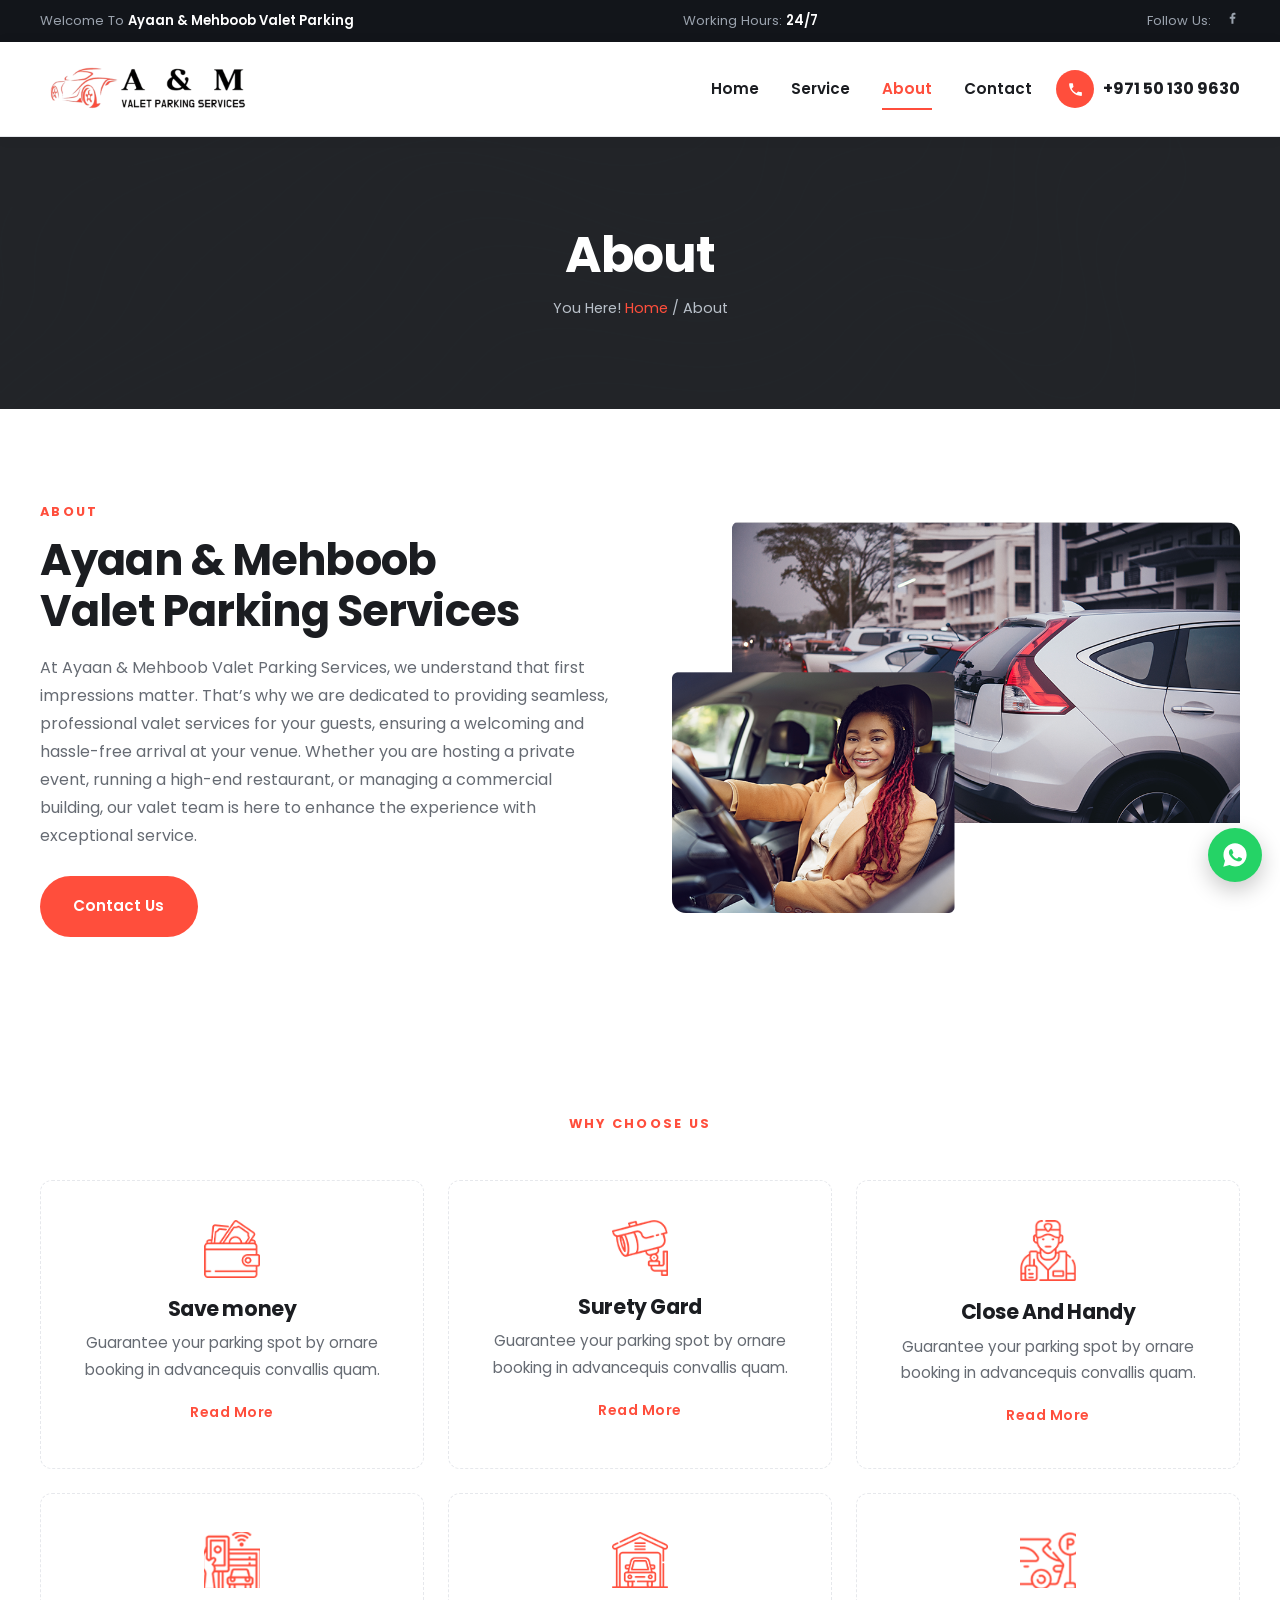
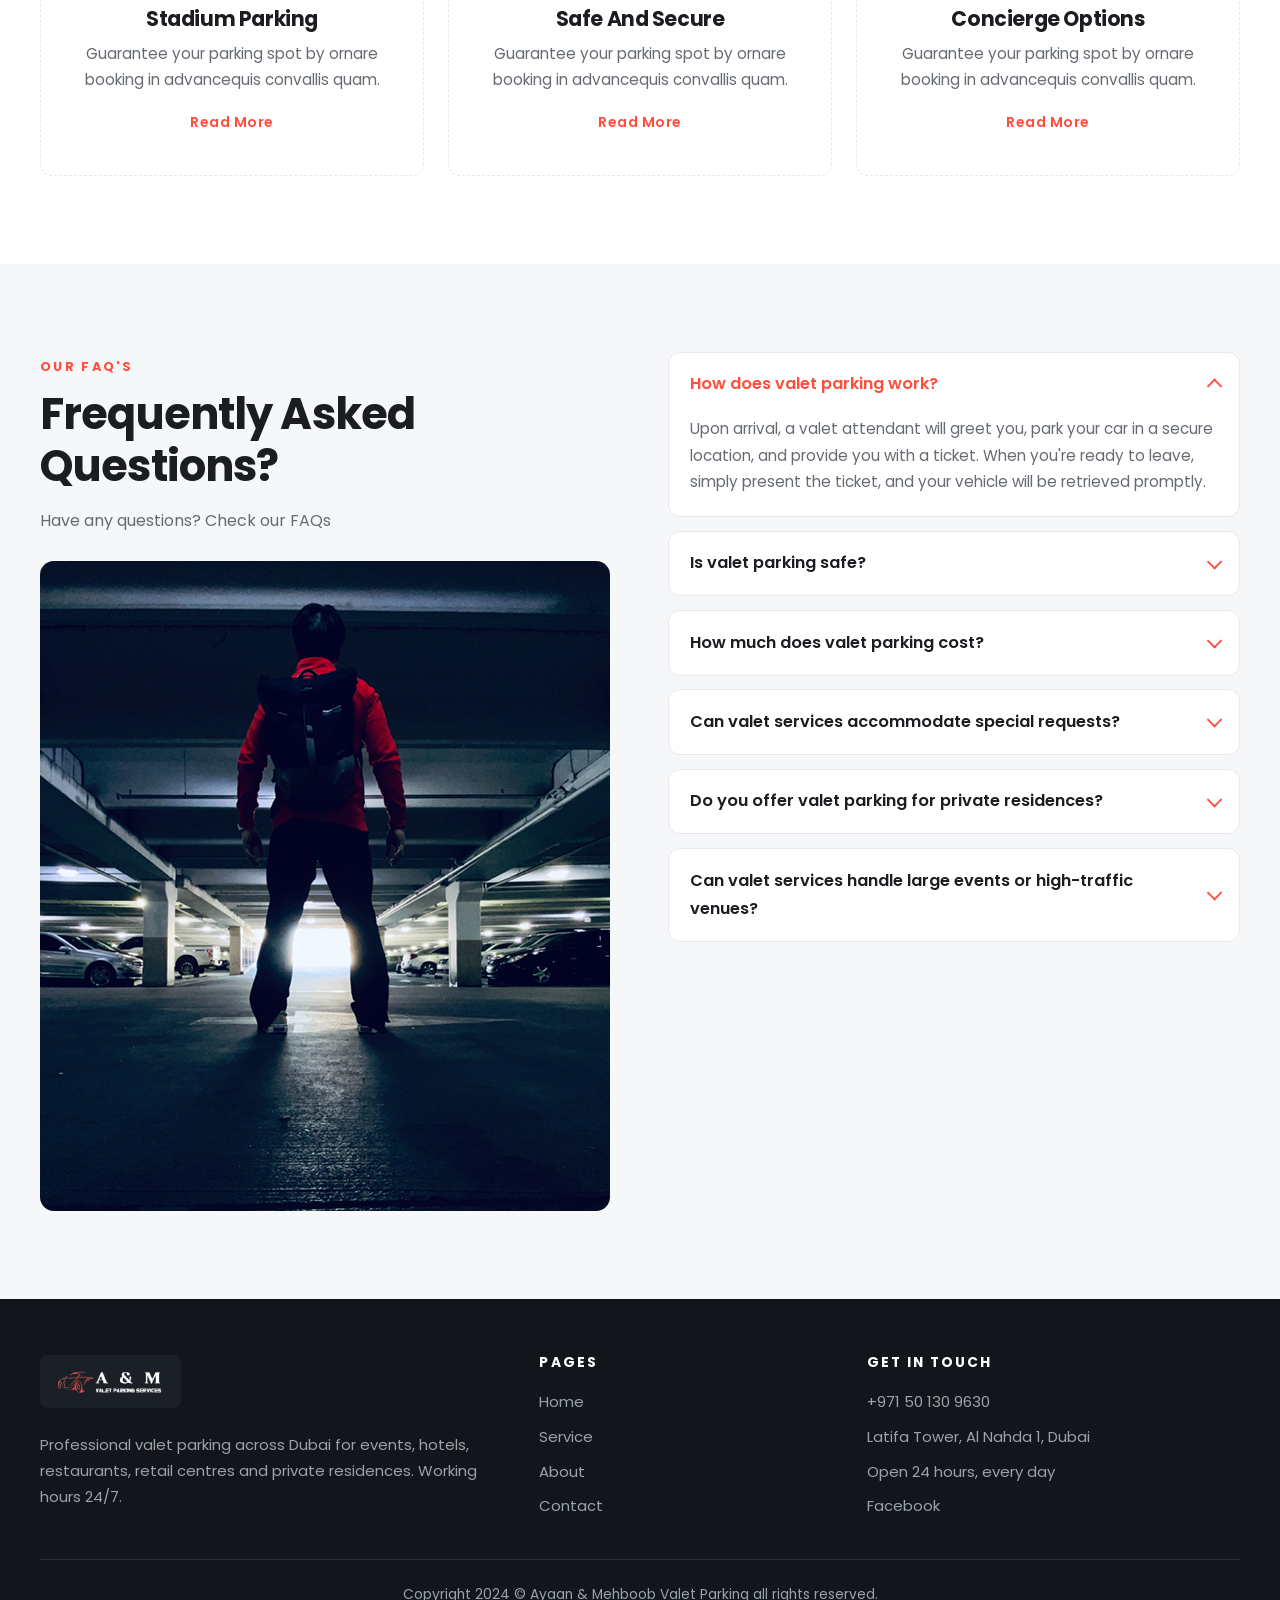
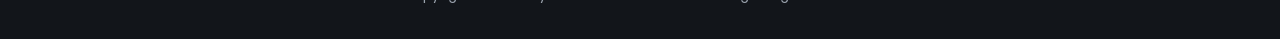
<file: about.html>
<!doctype html>
<html lang="en">
<head>
<meta charset="utf-8">
<meta name="robots" content="noindex, nofollow">
<meta name="viewport" content="width=device-width, initial-scale=1">
<title>About — Ayaan &amp; Mehboob Valet Parking</title>
<meta name="description" content="Ayaan &amp; Mehboob Valet Parking provides seamless, professional valet services across Dubai.">
<link rel="icon" href="assets/img/favicon.png">
<link rel="apple-touch-icon" href="assets/img/icon-192.png">
<meta name="theme-color" content="#12151a">
<link rel="stylesheet" href="assets/css/site.css">
</head>
<body>
<a class="skip" href="#main">Skip to content</a>

<div class="topbar">
  <div class="wrap topbar__in">
    <span>Welcome To <b>Ayaan &amp; Mehboob Valet Parking</b></span>
    <span>Working Hours: <b>24/7</b></span>
    <span class="topbar__soc">Follow Us:
      <a href="https://www.facebook.com/profile.php?id=61565408574726" rel="noopener" aria-label="Facebook">
        <svg width="15" height="15" viewBox="0 0 24 24" fill="currentColor" aria-hidden="true"><path d="M13.5 22v-8h2.7l.4-3.1h-3.1V8.9c0-.9.25-1.5 1.55-1.5h1.65V4.6c-.29-.04-1.27-.12-2.41-.12-2.38 0-4.01 1.45-4.01 4.12v2.3H7.6V14h2.68v8h3.22z"/></svg>
      </a>
    </span>
  </div>
</div>

<header class="hdr">
  <div class="wrap hdr__in">
    <a class="hdr__logo" href="index.html" aria-label="Ayaan and Mehboob Valet Parking, home">
      <img src="assets/img/logo-dark.png" alt="Ayaan &amp; Mehboob Valet Parking" width="653" height="192">
    </a>
    <button class="burger" type="button" aria-label="Menu" aria-expanded="false" aria-controls="nav">
      <span></span><span></span><span></span>
    </button>
    <nav class="nav" id="nav" data-open="false" aria-label="Main">
      <a href="index.html">Home</a>
      <a href="service.html">Service</a>
      <a href="about.html" aria-current="page">About</a>
      <a href="contact.html">Contact</a>
    </nav>
    <a class="hdr__tel" href="tel:+971501309630"><span><svg viewBox="0 0 24 24" aria-hidden="true"><path d="M6.6 10.8a15.1 15.1 0 006.6 6.6l2.2-2.2c.3-.3.7-.4 1-.2 1.2.4 2.4.6 3.6.6.6 0 1 .4 1 1V20c0 .6-.4 1-1 1A17 17 0 013 4c0-.6.4-1 1-1h3.5c.6 0 1 .4 1 1 0 1.3.2 2.5.6 3.6.1.4 0 .7-.2 1l-2.3 2.2z"/></svg></span>+971 50 130 9630</a>
  </div>
</header>

<main id="main">

  <section class="banner">
    <div class="banner__bg" role="presentation"></div>
    <div class="wrap banner__in">
      <h1>About</h1>
      <p class="crumb">You Here! <a href="index.html">Home</a> / About</p>
    </div>
  </section>

  <section class="sec">
    <div class="wrap split">
      <div data-reveal>
        <span class="lbl">About</span>
        <h2>Ayaan &amp; Mehboob<br>Valet Parking Services</h2>
        <p style="margin-top:1rem">At Ayaan &amp; Mehboob Valet Parking Services, we understand that first
          impressions matter. That’s why we are dedicated to providing seamless, professional valet services for
          your guests, ensuring a welcoming and hassle-free arrival at your venue. Whether you are hosting a
          private event, running a high-end restaurant, or managing a commercial building, our valet team is here
          to enhance the experience with exceptional service.</p>
        <p style="margin-top:1.6rem"><a class="btn btn--brand" href="contact.html">Contact Us</a></p>
      </div>
      <div data-reveal>
        <img src="assets/img/choose-img-1.png" alt="A valet attendant at the wheel" width="945" height="650" loading="lazy">
      </div>
    </div>
  </section>

  <section class="sec">
    <div class="wrap">
      <div class="mid" style="margin-bottom:2.8rem" data-reveal>
        <span class="lbl">Why Choose Us</span>
      </div>
      <div class="cards">
        <article class="wcard" data-reveal>
          <img src="assets/img/s1.png" alt="" width="70" height="70" loading="lazy">
          <h3>Save money</h3>
          <p>Guarantee your parking spot by ornare booking in advancequis convallis quam.</p>
          <a class="more" href="service.html">Read More</a>
        </article>
        <article class="wcard" data-reveal>
          <img src="assets/img/s2.png" alt="" width="70" height="70" loading="lazy">
          <h3>Surety Gard</h3>
          <p>Guarantee your parking spot by ornare booking in advancequis convallis quam.</p>
          <a class="more" href="service.html">Read More</a>
        </article>
        <article class="wcard" data-reveal>
          <img src="assets/img/s3.png" alt="" width="70" height="70" loading="lazy">
          <h3>Close And Handy</h3>
          <p>Guarantee your parking spot by ornare booking in advancequis convallis quam.</p>
          <a class="more" href="service.html">Read More</a>
        </article>
        <article class="wcard" data-reveal>
          <img src="assets/img/s4.png" alt="" width="70" height="70" loading="lazy">
          <h3>Stadium Parking</h3>
          <p>Guarantee your parking spot by ornare booking in advancequis convallis quam.</p>
          <a class="more" href="service.html">Read More</a>
        </article>
        <article class="wcard" data-reveal>
          <img src="assets/img/s5.png" alt="" width="70" height="70" loading="lazy">
          <h3>Safe And Secure</h3>
          <p>Guarantee your parking spot by ornare booking in advancequis convallis quam.</p>
          <a class="more" href="service.html">Read More</a>
        </article>
        <article class="wcard" data-reveal>
          <img src="assets/img/s6.png" alt="" width="70" height="70" loading="lazy">
          <h3>Concierge Options</h3>
          <p>Guarantee your parking spot by ornare booking in advancequis convallis quam.</p>
          <a class="more" href="service.html">Read More</a>
        </article>
      </div>
    </div>
  </section>

  <section class="sec sec--tint">
    <div class="wrap faq">
      <div data-reveal>
        <span class="lbl">Our FAQ's</span>
        <h2>Frequently Asked Questions?</h2>
        <p style="margin:.9rem 0 1.6rem">Have any questions? Check our FAQs</p>
        <img src="assets/img/faq-img.png" alt="Valet attendant with a customer" width="570" height="650" loading="lazy">
      </div>
      <div data-reveal>
        <details class="acc" open>
          <summary>How does valet parking work?</summary>
          <p>Upon arrival, a valet attendant will greet you, park your car in a secure location, and provide you with a ticket. When you're ready to leave, simply present the ticket, and your vehicle will be retrieved promptly.</p>
        </details>
        <details class="acc">
          <summary>Is valet parking safe?</summary>
          <p>Yes, we prioritize safety by employing trained, insured professionals who follow strict security protocols to ensure your vehicle is handled with care and parked in a secure area.</p>
        </details>
        <details class="acc">
          <summary>How much does valet parking cost?</summary>
          <p>Valet parking prices vary based on the event, location, and duration of service. Contact us for a customized quote tailored to your needs.</p>
        </details>
        <details class="acc">
          <summary>Can valet services accommodate special requests?</summary>
          <p>Absolutely! Our concierge valet options include special services such as luggage assistance, specific vehicle drop-off locations, and more. Let us know your requirements in advance.</p>
        </details>
        <details class="acc">
          <summary>Do you offer valet parking for private residences?</summary>
          <p>Yes, we provide valet services for private homes and communities, perfect for gatherings, parties, or everyday convenience for residents.</p>
        </details>
        <details class="acc">
          <summary>Can valet services handle large events or high-traffic venues?</summary>
          <p>Absolutely! We are experienced in managing large-scale events and high-traffic venues, ensuring efficient parking solutions, no matter the size of the crowd.</p>
        </details>
      </div>
    </div>
  </section>

</main>

<footer class="ftr">
  <div class="wrap ftr__in">
    <div class="ftr__cols">
      <div>
        <span class="ftr__logo"><img src="assets/img/logo.png" alt="Ayaan &amp; Mehboob Valet Parking"></span>
        <p>Professional valet parking across Dubai for events, hotels, restaurants,
           retail centres and private residences. Working hours 24/7.</p>
      </div>
      <div>
        <h4>Pages</h4>
        <ul>
          <li><a href="index.html">Home</a></li>
          <li><a href="service.html">Service</a></li>
          <li><a href="about.html">About</a></li>
          <li><a href="contact.html">Contact</a></li>
        </ul>
      </div>
      <div>
        <h4>Get in touch</h4>
        <ul>
          <li><a href="tel:+971501309630">+971 50 130 9630</a></li>
          <li>Latifa Tower, Al Nahda 1, Dubai</li>
          <li>Open 24 hours, every day</li>
          <li><a href="https://www.facebook.com/profile.php?id=61565408574726" rel="noopener">Facebook</a></li>
        </ul>
      </div>
    </div>
    <p class="ftr__btm">Copyright 2024 © Ayaan &amp; Mehboob Valet Parking all rights reserved.</p>
  </div>
</footer>

<button class="totop" type="button" aria-label="Back to top">
  <svg viewBox="0 0 24 24" aria-hidden="true"><path d="M12 19V5M5 12l7-7 7 7"/></svg>
</button>

<a class="wa" href="https://wa.me/971501309630" rel="noopener" aria-label="Need help? Chat with us on WhatsApp"
   title="Need help? Chat with us"><svg viewBox="0 0 24 24" aria-hidden="true"><path d="M12.04 2C6.58 2 2.13 6.45 2.13 11.91c0 1.75.46 3.45 1.32 4.95L2 22l5.25-1.38a9.9 9.9 0 004.79 1.22h.01c5.46 0 9.91-4.45 9.91-9.91C21.96 6.45 17.5 2 12.04 2zm5.8 14.1c-.24.68-1.4 1.3-1.94 1.34-.5.04-.98.22-3.3-.69-2.78-1.1-4.55-3.94-4.69-4.13-.14-.19-1.13-1.5-1.13-2.86 0-1.36.71-2.03.96-2.31.25-.28.55-.35.73-.35h.52c.17 0 .4-.06.62.48.24.57.8 1.97.87 2.11.07.14.12.31.02.5-.09.19-.14.31-.28.47l-.42.49c-.14.14-.28.29-.12.57.16.28.71 1.17 1.53 1.9 1.05.94 1.94 1.23 2.22 1.37.28.14.44.12.6-.07.17-.19.69-.8.87-1.08.19-.28.37-.23.62-.14.25.09 1.6.75 1.87.89.28.14.46.21.53.33.07.12.07.68-.17 1.35z"/></svg></a>

<script src="assets/js/site.js"></script>
</body>
</html>
</file>
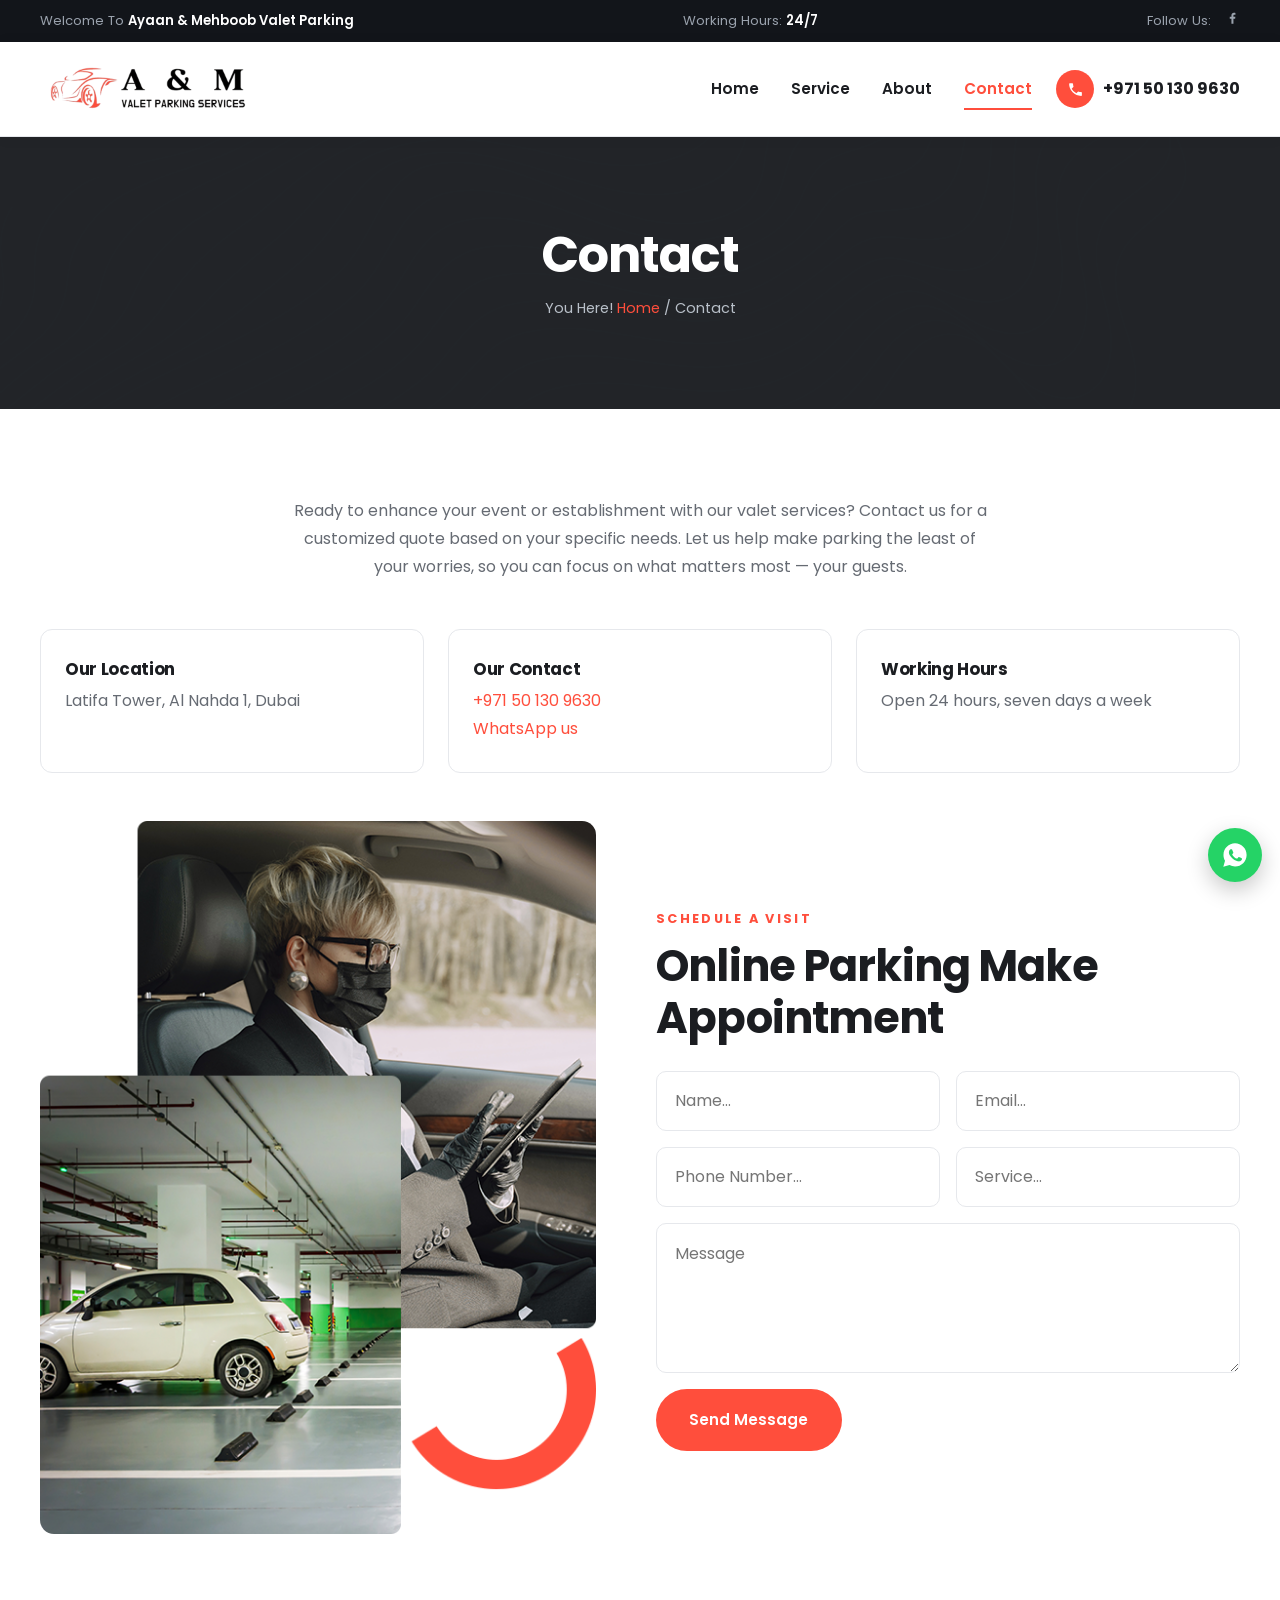
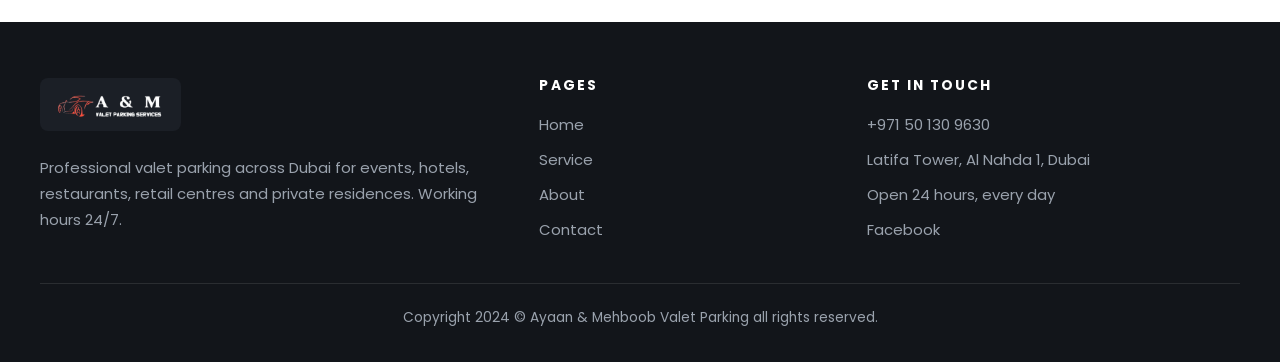
<file: contact.html>
<!doctype html>
<html lang="en">
<head>
<meta charset="utf-8">
<meta name="robots" content="noindex, nofollow">
<meta name="viewport" content="width=device-width, initial-scale=1">
<title>Contact — Ayaan &amp; Mehboob Valet Parking</title>
<meta name="description" content="Contact Ayaan &amp; Mehboob Valet Parking for a customized quote. Call +971 50 130 9630. Latifa Tower, Al Nahda 1, Dubai.">
<link rel="icon" href="assets/img/favicon.png">
<link rel="apple-touch-icon" href="assets/img/icon-192.png">
<meta name="theme-color" content="#12151a">
<link rel="stylesheet" href="assets/css/site.css">
</head>
<body>
<a class="skip" href="#main">Skip to content</a>

<div class="topbar">
  <div class="wrap topbar__in">
    <span>Welcome To <b>Ayaan &amp; Mehboob Valet Parking</b></span>
    <span>Working Hours: <b>24/7</b></span>
    <span class="topbar__soc">Follow Us:
      <a href="https://www.facebook.com/profile.php?id=61565408574726" rel="noopener" aria-label="Facebook">
        <svg width="15" height="15" viewBox="0 0 24 24" fill="currentColor" aria-hidden="true"><path d="M13.5 22v-8h2.7l.4-3.1h-3.1V8.9c0-.9.25-1.5 1.55-1.5h1.65V4.6c-.29-.04-1.27-.12-2.41-.12-2.38 0-4.01 1.45-4.01 4.12v2.3H7.6V14h2.68v8h3.22z"/></svg>
      </a>
    </span>
  </div>
</div>

<header class="hdr">
  <div class="wrap hdr__in">
    <a class="hdr__logo" href="index.html" aria-label="Ayaan and Mehboob Valet Parking, home">
      <img src="assets/img/logo-dark.png" alt="Ayaan &amp; Mehboob Valet Parking" width="653" height="192">
    </a>
    <button class="burger" type="button" aria-label="Menu" aria-expanded="false" aria-controls="nav">
      <span></span><span></span><span></span>
    </button>
    <nav class="nav" id="nav" data-open="false" aria-label="Main">
      <a href="index.html">Home</a>
      <a href="service.html">Service</a>
      <a href="about.html">About</a>
      <a href="contact.html" aria-current="page">Contact</a>
    </nav>
    <a class="hdr__tel" href="tel:+971501309630"><span><svg viewBox="0 0 24 24" aria-hidden="true"><path d="M6.6 10.8a15.1 15.1 0 006.6 6.6l2.2-2.2c.3-.3.7-.4 1-.2 1.2.4 2.4.6 3.6.6.6 0 1 .4 1 1V20c0 .6-.4 1-1 1A17 17 0 013 4c0-.6.4-1 1-1h3.5c.6 0 1 .4 1 1 0 1.3.2 2.5.6 3.6.1.4 0 .7-.2 1l-2.3 2.2z"/></svg></span>+971 50 130 9630</a>
  </div>
</header>

<main id="main">

  <section class="banner">
    <div class="banner__bg" role="presentation"></div>
    <div class="wrap banner__in">
      <h1>Contact</h1>
      <p class="crumb">You Here! <a href="index.html">Home</a> / Contact</p>
    </div>
  </section>

  <section class="sec">
    <div class="wrap">
      <p class="mid" style="margin-bottom:3rem" data-reveal>Ready to enhance your event or establishment with our
        valet services? Contact us for a customized quote based on your specific needs. Let us help make parking
        the least of your worries, so you can focus on what matters most — your guests.</p>

      <div class="info">
        <div class="info__c" data-reveal>
          <h3>Our Location</h3>
          <p>Latifa Tower, Al Nahda 1, Dubai</p>
        </div>
        <div class="info__c" data-reveal>
          <h3>Our Contact</h3>
          <p><a href="tel:+971501309630">+971 50 130 9630</a><br><a href="https://wa.me/971501309630" rel="noopener">WhatsApp us</a></p>
        </div>
        <div class="info__c" data-reveal>
          <h3>Working Hours</h3>
          <p>Open 24 hours, seven days a week</p>
        </div>
      </div>

      <div class="book">
        <div class="book__img" data-reveal>
          <img src="assets/img/booking-img.png" alt="Booking a valet parking appointment" width="570" height="731" loading="lazy">
        </div>
        <div data-reveal>

      <div>
        <span class="lbl">Schedule a visit</span>
        <h2>Online Parking Make Appointment</h2>
        <form class="form" data-enquiry novalidate>
          <div class="form__row">
            <input type="text" name="name" placeholder="Name..." aria-label="Name" autocomplete="name" required>
            <input type="email" name="email" placeholder="Email..." aria-label="Email" autocomplete="email">
          </div>
          <div class="form__row">
            <input type="tel" name="phone" placeholder="Phone Number..." aria-label="Phone number" autocomplete="tel" required>
            <input type="text" name="service" placeholder="Service..." aria-label="Service">
          </div>
          <textarea name="message" placeholder="Message" aria-label="Message"></textarea>
          <!-- Honeypot: hidden from people, irresistible to spam bots. A filled
               value means the submission is discarded. Not display:none, which
               some bots check for; moved off-screen and hidden from screen readers. -->
          <input type="text" name="company" tabindex="-1" autocomplete="off" aria-hidden="true"
                 style="position:absolute;left:-9999px;width:1px;height:1px;opacity:0">
          <div><button class="btn btn--brand" type="submit">Send Message</button></div>
          <p class="msg" role="status" aria-live="polite"></p>
        </form>
      </div>

        </div>
      </div>
    </div>
  </section>

</main>

<footer class="ftr">
  <div class="wrap ftr__in">
    <div class="ftr__cols">
      <div>
        <span class="ftr__logo"><img src="assets/img/logo.png" alt="Ayaan &amp; Mehboob Valet Parking"></span>
        <p>Professional valet parking across Dubai for events, hotels, restaurants,
           retail centres and private residences. Working hours 24/7.</p>
      </div>
      <div>
        <h4>Pages</h4>
        <ul>
          <li><a href="index.html">Home</a></li>
          <li><a href="service.html">Service</a></li>
          <li><a href="about.html">About</a></li>
          <li><a href="contact.html">Contact</a></li>
        </ul>
      </div>
      <div>
        <h4>Get in touch</h4>
        <ul>
          <li><a href="tel:+971501309630">+971 50 130 9630</a></li>
          <li>Latifa Tower, Al Nahda 1, Dubai</li>
          <li>Open 24 hours, every day</li>
          <li><a href="https://www.facebook.com/profile.php?id=61565408574726" rel="noopener">Facebook</a></li>
        </ul>
      </div>
    </div>
    <p class="ftr__btm">Copyright 2024 © Ayaan &amp; Mehboob Valet Parking all rights reserved.</p>
  </div>
</footer>

<button class="totop" type="button" aria-label="Back to top">
  <svg viewBox="0 0 24 24" aria-hidden="true"><path d="M12 19V5M5 12l7-7 7 7"/></svg>
</button>

<a class="wa" href="https://wa.me/971501309630" rel="noopener" aria-label="Need help? Chat with us on WhatsApp"
   title="Need help? Chat with us"><svg viewBox="0 0 24 24" aria-hidden="true"><path d="M12.04 2C6.58 2 2.13 6.45 2.13 11.91c0 1.75.46 3.45 1.32 4.95L2 22l5.25-1.38a9.9 9.9 0 004.79 1.22h.01c5.46 0 9.91-4.45 9.91-9.91C21.96 6.45 17.5 2 12.04 2zm5.8 14.1c-.24.68-1.4 1.3-1.94 1.34-.5.04-.98.22-3.3-.69-2.78-1.1-4.55-3.94-4.69-4.13-.14-.19-1.13-1.5-1.13-2.86 0-1.36.71-2.03.96-2.31.25-.28.55-.35.73-.35h.52c.17 0 .4-.06.62.48.24.57.8 1.97.87 2.11.07.14.12.31.02.5-.09.19-.14.31-.28.47l-.42.49c-.14.14-.28.29-.12.57.16.28.71 1.17 1.53 1.9 1.05.94 1.94 1.23 2.22 1.37.28.14.44.12.6-.07.17-.19.69-.8.87-1.08.19-.28.37-.23.62-.14.25.09 1.6.75 1.87.89.28.14.46.21.53.33.07.12.07.68-.17 1.35z"/></svg></a>

<script src="assets/js/site.js"></script>
</body>
</html>
</file>
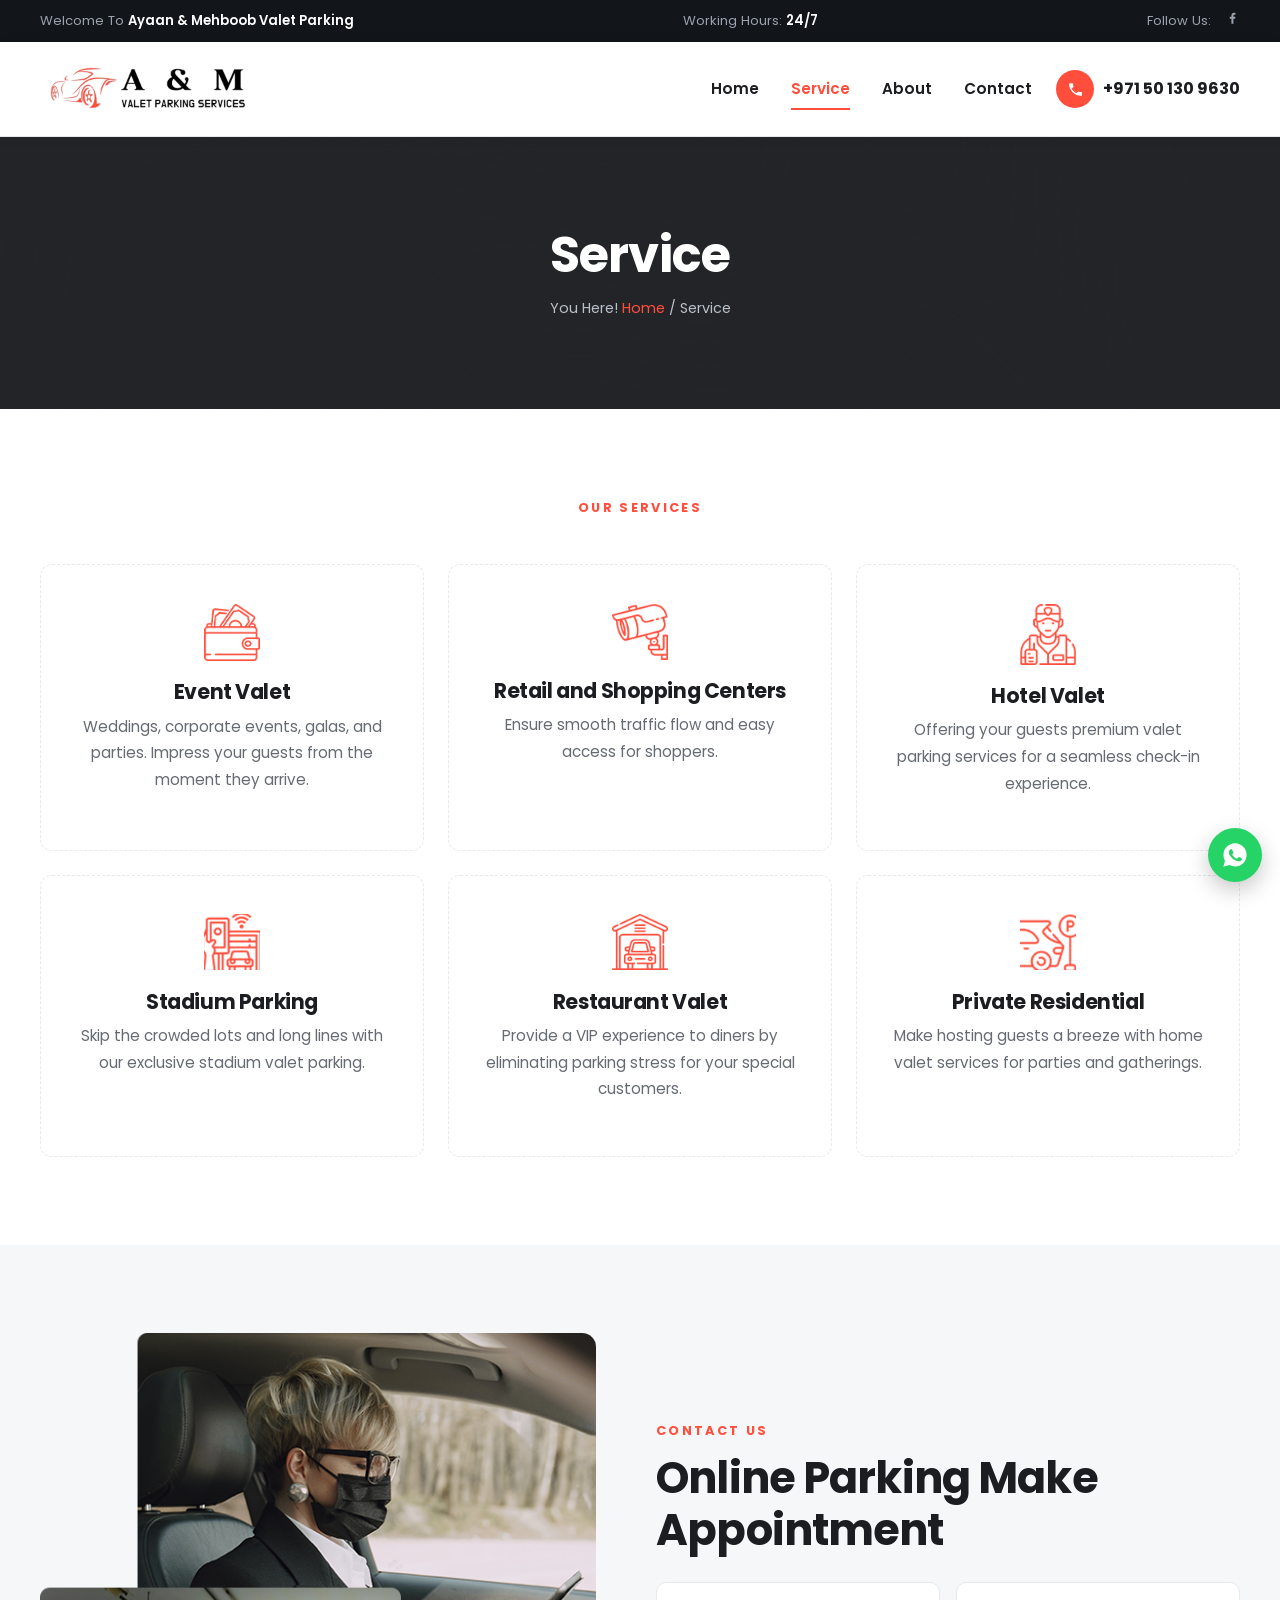
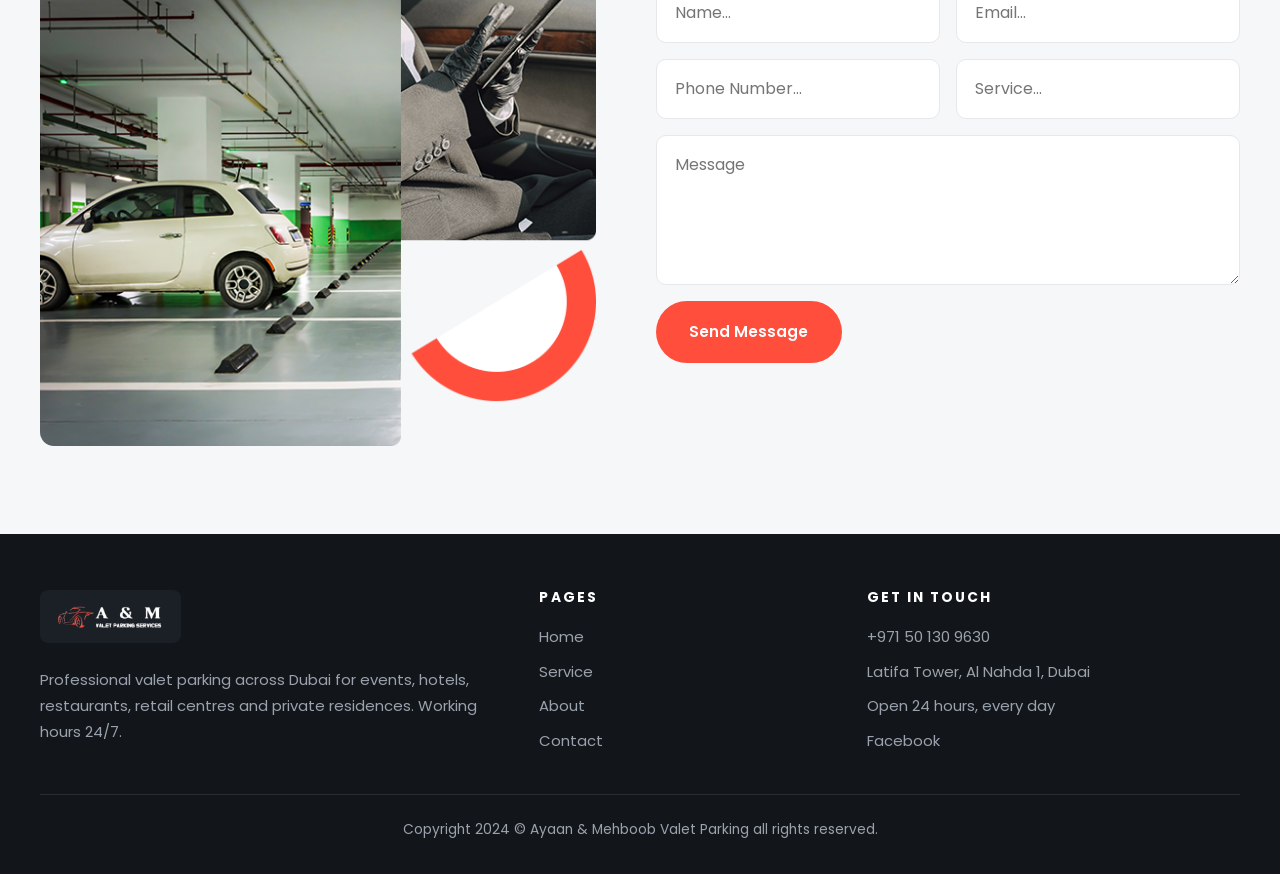
<file: service.html>
<!doctype html>
<html lang="en">
<head>
<meta charset="utf-8">
<meta name="robots" content="noindex, nofollow">
<meta name="viewport" content="width=device-width, initial-scale=1">
<title>Service — Ayaan &amp; Mehboob Valet Parking</title>
<meta name="description" content="Valet parking for events, hotels, restaurants, stadiums, retail centres and private residences across Dubai.">
<link rel="icon" href="assets/img/favicon.png">
<link rel="apple-touch-icon" href="assets/img/icon-192.png">
<meta name="theme-color" content="#12151a">
<link rel="stylesheet" href="assets/css/site.css">
</head>
<body>
<a class="skip" href="#main">Skip to content</a>

<div class="topbar">
  <div class="wrap topbar__in">
    <span>Welcome To <b>Ayaan &amp; Mehboob Valet Parking</b></span>
    <span>Working Hours: <b>24/7</b></span>
    <span class="topbar__soc">Follow Us:
      <a href="https://www.facebook.com/profile.php?id=61565408574726" rel="noopener" aria-label="Facebook">
        <svg width="15" height="15" viewBox="0 0 24 24" fill="currentColor" aria-hidden="true"><path d="M13.5 22v-8h2.7l.4-3.1h-3.1V8.9c0-.9.25-1.5 1.55-1.5h1.65V4.6c-.29-.04-1.27-.12-2.41-.12-2.38 0-4.01 1.45-4.01 4.12v2.3H7.6V14h2.68v8h3.22z"/></svg>
      </a>
    </span>
  </div>
</div>

<header class="hdr">
  <div class="wrap hdr__in">
    <a class="hdr__logo" href="index.html" aria-label="Ayaan and Mehboob Valet Parking, home">
      <img src="assets/img/logo-dark.png" alt="Ayaan &amp; Mehboob Valet Parking" width="653" height="192">
    </a>
    <button class="burger" type="button" aria-label="Menu" aria-expanded="false" aria-controls="nav">
      <span></span><span></span><span></span>
    </button>
    <nav class="nav" id="nav" data-open="false" aria-label="Main">
      <a href="index.html">Home</a>
      <a href="service.html" aria-current="page">Service</a>
      <a href="about.html">About</a>
      <a href="contact.html">Contact</a>
    </nav>
    <a class="hdr__tel" href="tel:+971501309630"><span><svg viewBox="0 0 24 24" aria-hidden="true"><path d="M6.6 10.8a15.1 15.1 0 006.6 6.6l2.2-2.2c.3-.3.7-.4 1-.2 1.2.4 2.4.6 3.6.6.6 0 1 .4 1 1V20c0 .6-.4 1-1 1A17 17 0 013 4c0-.6.4-1 1-1h3.5c.6 0 1 .4 1 1 0 1.3.2 2.5.6 3.6.1.4 0 .7-.2 1l-2.3 2.2z"/></svg></span>+971 50 130 9630</a>
  </div>
</header>

<main id="main">

  <section class="banner">
    <div class="banner__bg" role="presentation"></div>
    <div class="wrap banner__in">
      <h1>Service</h1>
      <p class="crumb">You Here! <a href="index.html">Home</a> / Service</p>
    </div>
  </section>

  <section class="sec">
    <div class="wrap">
      <div class="mid" style="margin-bottom:2.8rem" data-reveal>
        <span class="lbl">Our Services</span>
      </div>
      <div class="cards">
        <article class="wcard" data-reveal>
          <img src="assets/img/s1.png" alt="" width="70" height="70" loading="lazy">
          <h3>Event Valet</h3>
          <p>Weddings, corporate events, galas, and parties. Impress your guests from the moment they arrive.</p>
        </article>
        <article class="wcard" data-reveal>
          <img src="assets/img/s2.png" alt="" width="70" height="70" loading="lazy">
          <h3>Retail and Shopping Centers</h3>
          <p>Ensure smooth traffic flow and easy access for shoppers.</p>
        </article>
        <article class="wcard" data-reveal>
          <img src="assets/img/s3.png" alt="" width="70" height="70" loading="lazy">
          <h3>Hotel Valet</h3>
          <p>Offering your guests premium valet parking services for a seamless check-in experience.</p>
        </article>
        <article class="wcard" data-reveal>
          <img src="assets/img/s4.png" alt="" width="70" height="70" loading="lazy">
          <h3>Stadium Parking</h3>
          <p>Skip the crowded lots and long lines with our exclusive stadium valet parking.</p>
        </article>
        <article class="wcard" data-reveal>
          <img src="assets/img/s5.png" alt="" width="70" height="70" loading="lazy">
          <h3>Restaurant Valet</h3>
          <p>Provide a VIP experience to diners by eliminating parking stress for your special customers.</p>
        </article>
        <article class="wcard" data-reveal>
          <img src="assets/img/s6.png" alt="" width="70" height="70" loading="lazy">
          <h3>Private Residential</h3>
          <p>Make hosting guests a breeze with home valet services for parties and gatherings.</p>
        </article>
      </div>
    </div>
  </section>

  <section class="sec sec--tint">
    <div class="wrap book">
      <div class="book__img" data-reveal>
        <img src="assets/img/booking-img.png" alt="Booking a valet parking appointment" width="570" height="731" loading="lazy">
      </div>
      <div data-reveal>

      <div>
        <span class="lbl">Contact Us</span>
        <h2>Online Parking Make Appointment</h2>
        <form class="form" data-enquiry novalidate>
          <div class="form__row">
            <input type="text" name="name" placeholder="Name..." aria-label="Name" autocomplete="name" required>
            <input type="email" name="email" placeholder="Email..." aria-label="Email" autocomplete="email">
          </div>
          <div class="form__row">
            <input type="tel" name="phone" placeholder="Phone Number..." aria-label="Phone number" autocomplete="tel" required>
            <input type="text" name="service" placeholder="Service..." aria-label="Service">
          </div>
          <textarea name="message" placeholder="Message" aria-label="Message"></textarea>
          <!-- Honeypot: hidden from people, irresistible to spam bots. A filled
               value means the submission is discarded. Not display:none, which
               some bots check for; moved off-screen and hidden from screen readers. -->
          <input type="text" name="company" tabindex="-1" autocomplete="off" aria-hidden="true"
                 style="position:absolute;left:-9999px;width:1px;height:1px;opacity:0">
          <div><button class="btn btn--brand" type="submit">Send Message</button></div>
          <p class="msg" role="status" aria-live="polite"></p>
        </form>
      </div>

      </div>
    </div>
  </section>

</main>

<footer class="ftr">
  <div class="wrap ftr__in">
    <div class="ftr__cols">
      <div>
        <span class="ftr__logo"><img src="assets/img/logo.png" alt="Ayaan &amp; Mehboob Valet Parking"></span>
        <p>Professional valet parking across Dubai for events, hotels, restaurants,
           retail centres and private residences. Working hours 24/7.</p>
      </div>
      <div>
        <h4>Pages</h4>
        <ul>
          <li><a href="index.html">Home</a></li>
          <li><a href="service.html">Service</a></li>
          <li><a href="about.html">About</a></li>
          <li><a href="contact.html">Contact</a></li>
        </ul>
      </div>
      <div>
        <h4>Get in touch</h4>
        <ul>
          <li><a href="tel:+971501309630">+971 50 130 9630</a></li>
          <li>Latifa Tower, Al Nahda 1, Dubai</li>
          <li>Open 24 hours, every day</li>
          <li><a href="https://www.facebook.com/profile.php?id=61565408574726" rel="noopener">Facebook</a></li>
        </ul>
      </div>
    </div>
    <p class="ftr__btm">Copyright 2024 © Ayaan &amp; Mehboob Valet Parking all rights reserved.</p>
  </div>
</footer>

<button class="totop" type="button" aria-label="Back to top">
  <svg viewBox="0 0 24 24" aria-hidden="true"><path d="M12 19V5M5 12l7-7 7 7"/></svg>
</button>

<a class="wa" href="https://wa.me/971501309630" rel="noopener" aria-label="Need help? Chat with us on WhatsApp"
   title="Need help? Chat with us"><svg viewBox="0 0 24 24" aria-hidden="true"><path d="M12.04 2C6.58 2 2.13 6.45 2.13 11.91c0 1.75.46 3.45 1.32 4.95L2 22l5.25-1.38a9.9 9.9 0 004.79 1.22h.01c5.46 0 9.91-4.45 9.91-9.91C21.96 6.45 17.5 2 12.04 2zm5.8 14.1c-.24.68-1.4 1.3-1.94 1.34-.5.04-.98.22-3.3-.69-2.78-1.1-4.55-3.94-4.69-4.13-.14-.19-1.13-1.5-1.13-2.86 0-1.36.71-2.03.96-2.31.25-.28.55-.35.73-.35h.52c.17 0 .4-.06.62.48.24.57.8 1.97.87 2.11.07.14.12.31.02.5-.09.19-.14.31-.28.47l-.42.49c-.14.14-.28.29-.12.57.16.28.71 1.17 1.53 1.9 1.05.94 1.94 1.23 2.22 1.37.28.14.44.12.6-.07.17-.19.69-.8.87-1.08.19-.28.37-.23.62-.14.25.09 1.6.75 1.87.89.28.14.46.21.53.33.07.12.07.68-.17 1.35z"/></svg></a>

<script src="assets/js/site.js"></script>
</body>
</html>
</file>
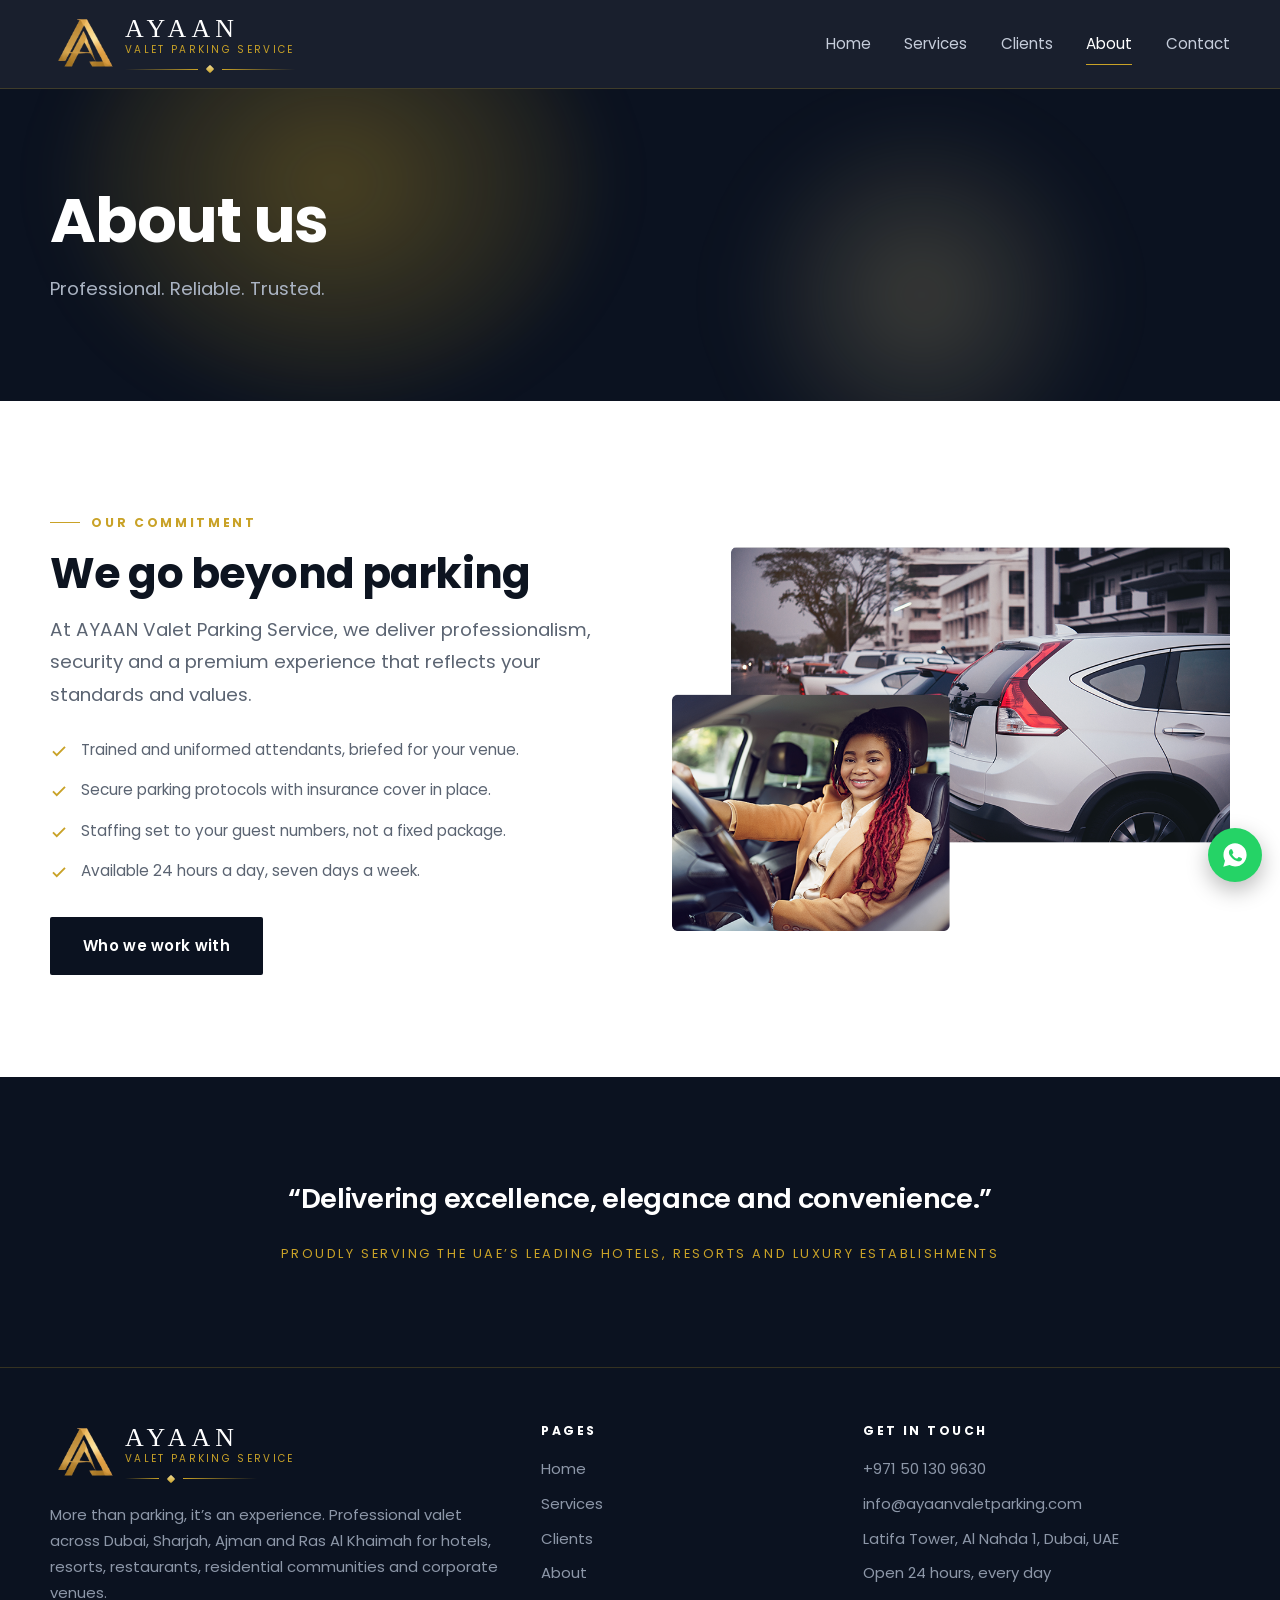
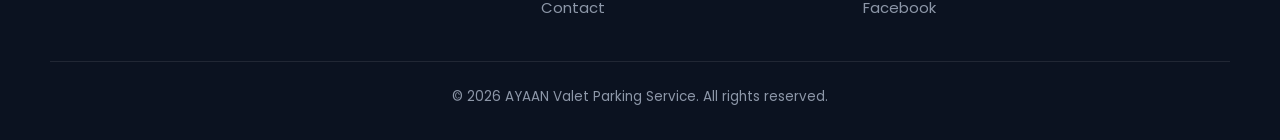
<file: v2/about.html>
<!doctype html>
<html lang="en">
<head>
<meta charset="utf-8">
<meta name="robots" content="noindex, nofollow">
<meta name="viewport" content="width=device-width, initial-scale=1">
<title>About — AYAAN Valet Parking Service</title>
<meta name="description" content="We go beyond parking. Professionalism, security and a premium experience that reflects your standards and values.">
<link rel="icon" href="assets/img/favicon.png">
<link rel="apple-touch-icon" href="assets/img/icon-192.png">
<meta name="theme-color" content="#0b1220">
<link rel="stylesheet" href="assets/css/site.css">
<meta property="og:title" content="About — AYAAN Valet Parking Service">
<meta property="og:description" content="We go beyond parking. Professionalism, security and a premium experience that reflects your standards and values.">
<meta property="og:type" content="website">
</head>
<body>
<a class="skip" href="#main">Skip to content</a>

<header class="hdr">
  <div class="wrap hdr__in">
    <a class="brand" href="index.html" aria-label="AYAAN Valet Parking Service, home">
      <img class="brand__mark" src="assets/img/mark.png" alt="" width="460" height="345">
      <span class="brand__text">
        <span class="brand__name">AYAAN</span>
        <span class="brand__sub">Valet Parking Service</span>
        <span class="rule" aria-hidden="true"><i></i></span>
      </span>
    </a>
    <button class="burger" type="button" aria-label="Menu" aria-expanded="false" aria-controls="nav">
      <span></span><span></span><span></span>
    </button>
    <nav class="nav" id="nav" data-open="false" aria-label="Main">
      <a href="index.html">Home</a>
      <a href="services.html">Services</a>
      <a href="clients.html">Clients</a>
      <a href="about.html" aria-current="page">About</a>
      <a href="contact.html">Contact</a>
    </nav>
  </div>
</header>

<main id="main">

  <section class="sec sec--dark banner" data-glow style="padding-block:clamp(4rem,8vw,6rem)">
    <div class="glow glow--a" role="presentation"></div>
    <div class="glow glow--b" role="presentation"></div>
    <div class="wrap banner__in">
      <h1 style="color:#fff">About us</h1>
      <p class="lede" style="max-width:46rem">Professional. Reliable. Trusted.</p>
    </div>
  </section>

  <section class="sec">
    <div class="wrap split">
      <div data-reveal>
        <p class="eyebrow">Our commitment</p>
        <h2>We go beyond parking</h2>
        <p class="lede">At AYAAN Valet Parking Service, we deliver professionalism, security and a premium
           experience that reflects your standards and values.</p>
        <ul class="ticks">
          <li><svg viewBox="0 0 24 24" fill="none" stroke="currentColor" stroke-width="2.5" aria-hidden="true"><path d="M4 12.5l5 5L20 6.5"/></svg><span>Trained and uniformed attendants, briefed for your venue.</span></li>
          <li><svg viewBox="0 0 24 24" fill="none" stroke="currentColor" stroke-width="2.5" aria-hidden="true"><path d="M4 12.5l5 5L20 6.5"/></svg><span>Secure parking protocols with insurance cover in place.</span></li>
          <li><svg viewBox="0 0 24 24" fill="none" stroke="currentColor" stroke-width="2.5" aria-hidden="true"><path d="M4 12.5l5 5L20 6.5"/></svg><span>Staffing set to your guest numbers, not a fixed package.</span></li>
          <li><svg viewBox="0 0 24 24" fill="none" stroke="currentColor" stroke-width="2.5" aria-hidden="true"><path d="M4 12.5l5 5L20 6.5"/></svg><span>Available 24 hours a day, seven days a week.</span></li>
        </ul>
        <p style="margin-top:2rem"><a class="btn btn--dark" href="clients.html">Who we work with</a></p>
      </div>
      <div data-reveal>
        <img src="assets/img/team.png" alt="A valet attendant at the wheel of a guest vehicle"
             style="border-radius:4px" width="945" height="650" loading="lazy">
      </div>
    </div>
  </section>

  <section class="sec sec--dark">
    <div class="wrap quote" data-reveal>
      <p>“Delivering excellence, elegance and convenience.”</p>
      <cite>Proudly serving the UAE’s leading hotels, resorts and luxury establishments</cite>
    </div>
  </section>

</main>

<footer class="ftr">
  <div class="wrap ftr__in">
    <div class="ftr__cols">
      <div>
        <span class="brand brand--ftr">
          <img class="brand__mark" src="assets/img/mark.png" alt="" width="460" height="345">
          <span class="brand__text">
            <span class="brand__name">AYAAN</span>
            <span class="brand__sub">Valet Parking Service</span>
            <span class="rule" aria-hidden="true"><i></i></span>
          </span>
        </span>
        <p>More than parking, it’s an experience. Professional valet across Dubai, Sharjah, Ajman and
           Ras Al Khaimah for hotels, resorts, restaurants, residential communities and corporate venues.</p>
      </div>
      <div>
        <h4>Pages</h4>
        <ul>
          <li><a href="index.html">Home</a></li>
          <li><a href="services.html">Services</a></li>
          <li><a href="clients.html">Clients</a></li>
          <li><a href="about.html">About</a></li>
          <li><a href="contact.html">Contact</a></li>
        </ul>
      </div>
      <div>
        <h4>Get in touch</h4>
        <ul>
          <li><a href="tel:+971501309630">+971 50 130 9630</a></li>
          <li><a href="mailto:info@ayaanvaletparking.com">info@ayaanvaletparking.com</a></li>
          <li>Latifa Tower, Al Nahda 1, Dubai, UAE</li>
          <li>Open 24 hours, every day</li>
          <li><a href="https://www.facebook.com/profile.php?id=61565408574726" rel="noopener">Facebook</a></li>
        </ul>
      </div>
    </div>
    <p class="ftr__btm">© <span id="yr">2026</span> AYAAN Valet Parking Service. All rights reserved.</p>
  </div>
</footer>

<button class="totop" type="button" aria-label="Back to top">
  <svg viewBox="0 0 24 24" aria-hidden="true"><path d="M12 19V5M5 12l7-7 7 7"/></svg>
</button>
<a class="wa" href="https://wa.me/971501309630" rel="noopener" aria-label="Chat with us on WhatsApp"><svg viewBox="0 0 24 24" aria-hidden="true"><path d="M12.04 2C6.58 2 2.13 6.45 2.13 11.91c0 1.75.46 3.45 1.32 4.95L2 22l5.25-1.38a9.9 9.9 0 004.79 1.22h.01c5.46 0 9.91-4.45 9.91-9.91C21.96 6.45 17.5 2 12.04 2zm5.8 14.1c-.24.68-1.4 1.3-1.94 1.34-.5.04-.98.22-3.3-.69-2.78-1.1-4.55-3.94-4.69-4.13-.14-.19-1.13-1.5-1.13-2.86 0-1.36.71-2.03.96-2.31.25-.28.55-.35.73-.35h.52c.17 0 .4-.06.62.48.24.57.8 1.97.87 2.11.07.14.12.31.02.5-.09.19-.14.31-.28.47l-.42.49c-.14.14-.28.29-.12.57.16.28.71 1.17 1.53 1.9 1.05.94 1.94 1.23 2.22 1.37.28.14.44.12.6-.07.17-.19.69-.8.87-1.08.19-.28.37-.23.62-.14.25.09 1.6.75 1.87.89.28.14.46.21.53.33.07.12.07.68-.17 1.35z"/></svg></a>

<script src="assets/js/site.js"></script>
<script>document.getElementById('yr').textContent = new Date().getFullYear();</script>
</body>
</html>
</file>
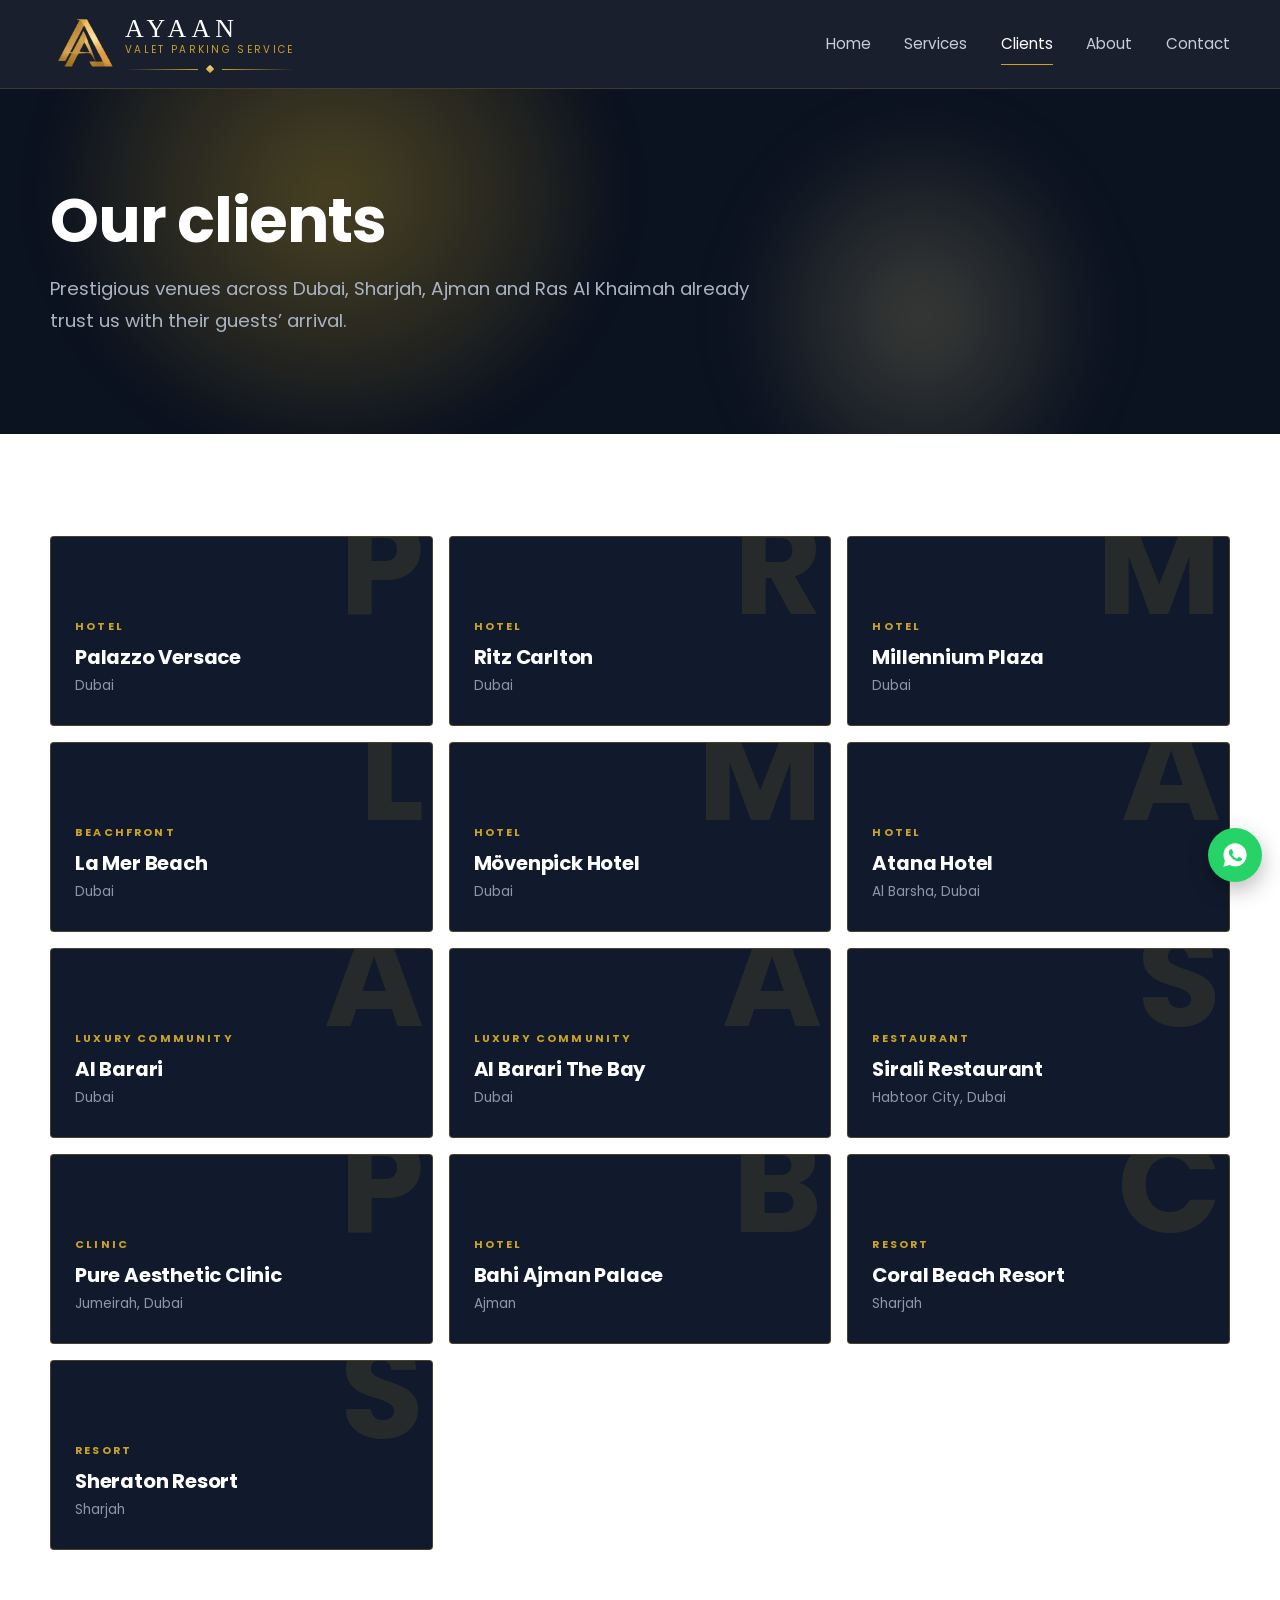
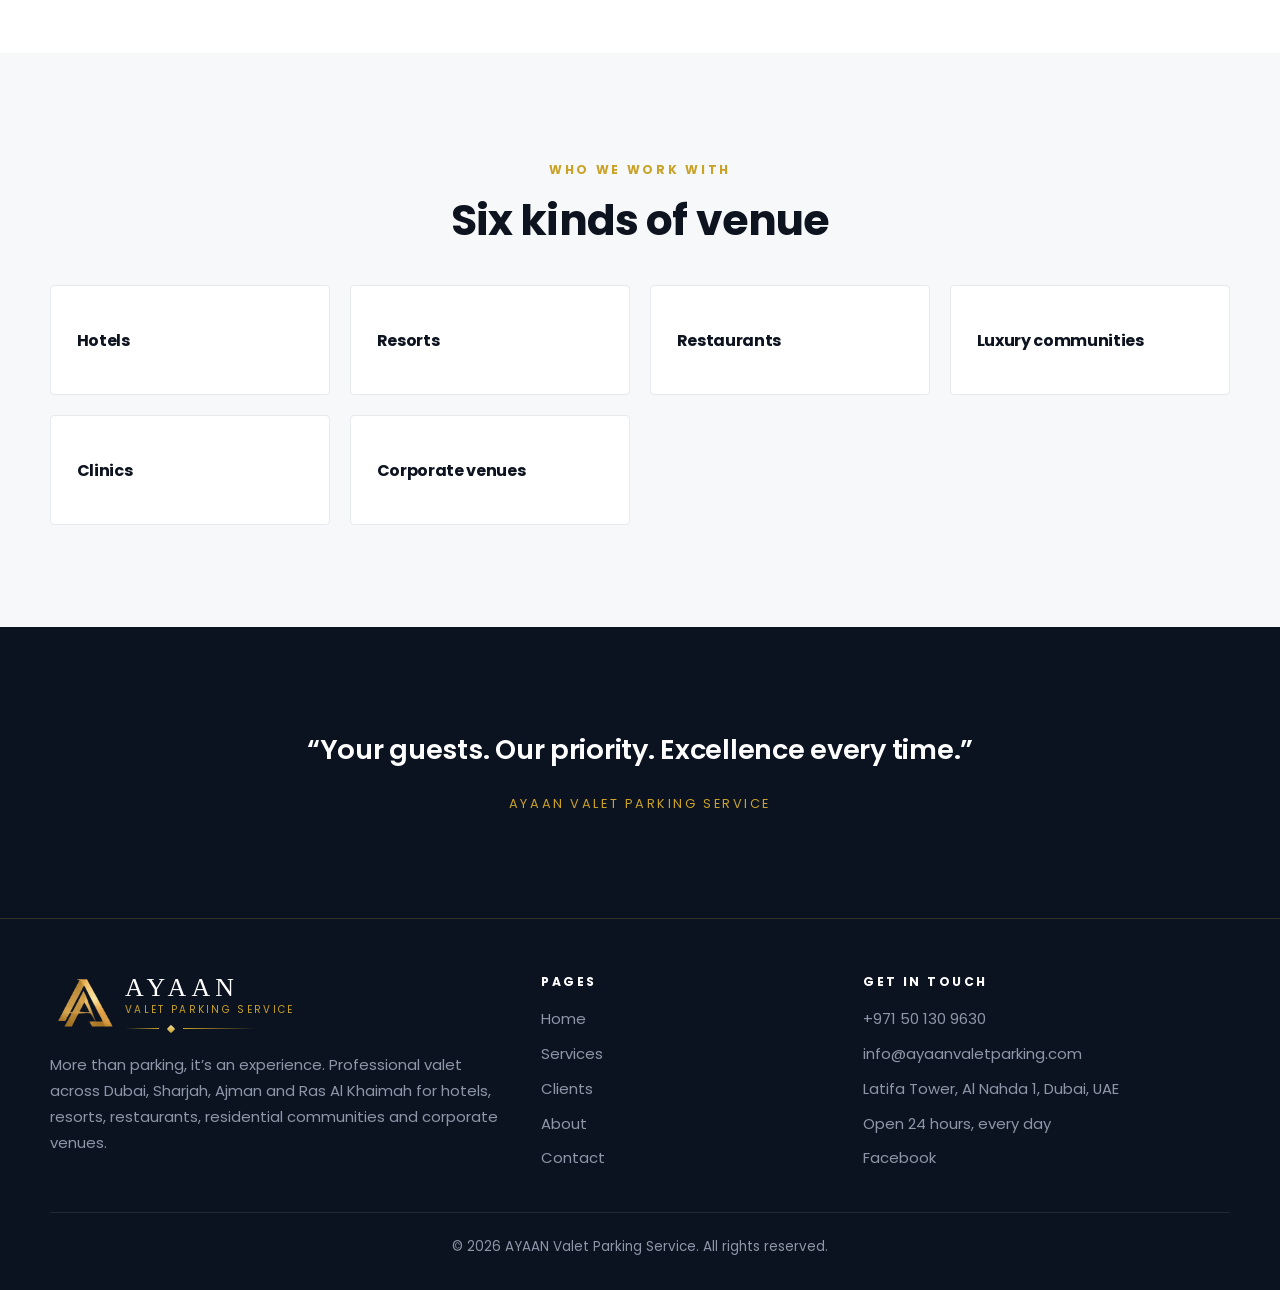
<file: v2/clients.html>
<!doctype html>
<html lang="en">
<head>
<meta charset="utf-8">
<meta name="robots" content="noindex, nofollow">
<meta name="viewport" content="width=device-width, initial-scale=1">
<title>Clients — AYAAN Valet Parking Service</title>
<meta name="description" content="Trusted by Palazzo Versace, Mövenpick, Al Barari, Coral Beach Resort, Sheraton, Bahi Ajman Palace, DoubleTree by Hilton, Rove, Pure Clinic and Sirali Restaurant.">
<link rel="icon" href="assets/img/favicon.png">
<link rel="apple-touch-icon" href="assets/img/icon-192.png">
<meta name="theme-color" content="#0b1220">
<link rel="stylesheet" href="assets/css/site.css">
<meta property="og:title" content="Clients — AYAAN Valet Parking Service">
<meta property="og:description" content="Trusted by Palazzo Versace, Mövenpick, Al Barari, Coral Beach Resort, Sheraton, Bahi Ajman Palace, DoubleTree by Hilton, Rove, Pure Clinic and Sirali Restaurant.">
<meta property="og:type" content="website">
</head>
<body>
<a class="skip" href="#main">Skip to content</a>

<header class="hdr">
  <div class="wrap hdr__in">
    <a class="brand" href="index.html" aria-label="AYAAN Valet Parking Service, home">
      <img class="brand__mark" src="assets/img/mark.png" alt="" width="460" height="345">
      <span class="brand__text">
        <span class="brand__name">AYAAN</span>
        <span class="brand__sub">Valet Parking Service</span>
        <span class="rule" aria-hidden="true"><i></i></span>
      </span>
    </a>
    <button class="burger" type="button" aria-label="Menu" aria-expanded="false" aria-controls="nav">
      <span></span><span></span><span></span>
    </button>
    <nav class="nav" id="nav" data-open="false" aria-label="Main">
      <a href="index.html">Home</a>
      <a href="services.html">Services</a>
      <a href="clients.html" aria-current="page">Clients</a>
      <a href="about.html">About</a>
      <a href="contact.html">Contact</a>
    </nav>
  </div>
</header>

<main id="main">

  <section class="sec sec--dark banner" data-glow style="padding-block:clamp(4rem,8vw,6rem)">
    <div class="glow glow--a" role="presentation"></div>
    <div class="glow glow--b" role="presentation"></div>
    <div class="wrap banner__in">
      <h1 style="color:#fff">Our clients</h1>
      <p class="lede" style="max-width:46rem">Prestigious venues across Dubai, Sharjah, Ajman and Ras Al Khaimah already trust us with their guests’ arrival.</p>
    </div>
  </section>

  <section class="sec">
    <div class="wrap">
      <div class="clients">
        <figure class="client" data-reveal>
          <span class="client__mark" aria-hidden="true">P</span>
          <p class="client__cat">Hotel</p>
          <p class="client__name">Palazzo Versace</p>
          <p class="client__place">Dubai</p>
        </figure>
        <figure class="client" data-reveal>
          <span class="client__mark" aria-hidden="true">R</span>
          <p class="client__cat">Hotel</p>
          <p class="client__name">Ritz Carlton</p>
          <p class="client__place">Dubai</p>
        </figure>
        <figure class="client" data-reveal>
          <span class="client__mark" aria-hidden="true">M</span>
          <p class="client__cat">Hotel</p>
          <p class="client__name">Millennium Plaza</p>
          <p class="client__place">Dubai</p>
        </figure>
        <figure class="client" data-reveal>
          <span class="client__mark" aria-hidden="true">L</span>
          <p class="client__cat">Beachfront</p>
          <p class="client__name">La Mer Beach</p>
          <p class="client__place">Dubai</p>
        </figure>
        <figure class="client" data-reveal>
          <span class="client__mark" aria-hidden="true">M</span>
          <p class="client__cat">Hotel</p>
          <p class="client__name">Mövenpick Hotel</p>
          <p class="client__place">Dubai</p>
        </figure>
        <figure class="client" data-reveal>
          <span class="client__mark" aria-hidden="true">A</span>
          <p class="client__cat">Hotel</p>
          <p class="client__name">Atana Hotel</p>
          <p class="client__place">Al Barsha, Dubai</p>
        </figure>
        <figure class="client" data-reveal>
          <span class="client__mark" aria-hidden="true">A</span>
          <p class="client__cat">Luxury community</p>
          <p class="client__name">Al Barari</p>
          <p class="client__place">Dubai</p>
        </figure>
        <figure class="client" data-reveal>
          <span class="client__mark" aria-hidden="true">A</span>
          <p class="client__cat">Luxury community</p>
          <p class="client__name">Al Barari The Bay</p>
          <p class="client__place">Dubai</p>
        </figure>
        <figure class="client" data-reveal>
          <span class="client__mark" aria-hidden="true">S</span>
          <p class="client__cat">Restaurant</p>
          <p class="client__name">Sirali Restaurant</p>
          <p class="client__place">Habtoor City, Dubai</p>
        </figure>
        <figure class="client" data-reveal>
          <span class="client__mark" aria-hidden="true">P</span>
          <p class="client__cat">Clinic</p>
          <p class="client__name">Pure Aesthetic Clinic</p>
          <p class="client__place">Jumeirah, Dubai</p>
        </figure>
        <figure class="client" data-reveal>
          <span class="client__mark" aria-hidden="true">B</span>
          <p class="client__cat">Hotel</p>
          <p class="client__name">Bahi Ajman Palace</p>
          <p class="client__place">Ajman</p>
        </figure>
        <figure class="client" data-reveal>
          <span class="client__mark" aria-hidden="true">C</span>
          <p class="client__cat">Resort</p>
          <p class="client__name">Coral Beach Resort</p>
          <p class="client__place">Sharjah</p>
        </figure>
        <figure class="client" data-reveal>
          <span class="client__mark" aria-hidden="true">S</span>
          <p class="client__cat">Resort</p>
          <p class="client__name">Sheraton Resort</p>
          <p class="client__place">Sharjah</p>
        </figure>
      </div>
    </div>
  </section>

  <section class="sec sec--tint">
    <div class="wrap">
      <div class="mid" style="margin-bottom:2.5rem" data-reveal>
        <p class="eyebrow">Who we work with</p>
        <h2>Six kinds of venue</h2>
      </div>
      <div class="pillars">
        <article class="pillar" data-reveal><h3 style="font-size:1rem">Hotels</h3></article>
        <article class="pillar" data-reveal><h3 style="font-size:1rem">Resorts</h3></article>
        <article class="pillar" data-reveal><h3 style="font-size:1rem">Restaurants</h3></article>
        <article class="pillar" data-reveal><h3 style="font-size:1rem">Luxury communities</h3></article>
        <article class="pillar" data-reveal><h3 style="font-size:1rem">Clinics</h3></article>
        <article class="pillar" data-reveal><h3 style="font-size:1rem">Corporate venues</h3></article>
      </div>
    </div>
  </section>

  <section class="sec sec--dark">
    <div class="wrap quote" data-reveal>
      <p>“Your guests. Our priority. Excellence every time.”</p>
      <cite>AYAAN Valet Parking Service</cite>
    </div>
  </section>

</main>

<footer class="ftr">
  <div class="wrap ftr__in">
    <div class="ftr__cols">
      <div>
        <span class="brand brand--ftr">
          <img class="brand__mark" src="assets/img/mark.png" alt="" width="460" height="345">
          <span class="brand__text">
            <span class="brand__name">AYAAN</span>
            <span class="brand__sub">Valet Parking Service</span>
            <span class="rule" aria-hidden="true"><i></i></span>
          </span>
        </span>
        <p>More than parking, it’s an experience. Professional valet across Dubai, Sharjah, Ajman and
           Ras Al Khaimah for hotels, resorts, restaurants, residential communities and corporate venues.</p>
      </div>
      <div>
        <h4>Pages</h4>
        <ul>
          <li><a href="index.html">Home</a></li>
          <li><a href="services.html">Services</a></li>
          <li><a href="clients.html">Clients</a></li>
          <li><a href="about.html">About</a></li>
          <li><a href="contact.html">Contact</a></li>
        </ul>
      </div>
      <div>
        <h4>Get in touch</h4>
        <ul>
          <li><a href="tel:+971501309630">+971 50 130 9630</a></li>
          <li><a href="mailto:info@ayaanvaletparking.com">info@ayaanvaletparking.com</a></li>
          <li>Latifa Tower, Al Nahda 1, Dubai, UAE</li>
          <li>Open 24 hours, every day</li>
          <li><a href="https://www.facebook.com/profile.php?id=61565408574726" rel="noopener">Facebook</a></li>
        </ul>
      </div>
    </div>
    <p class="ftr__btm">© <span id="yr">2026</span> AYAAN Valet Parking Service. All rights reserved.</p>
  </div>
</footer>

<button class="totop" type="button" aria-label="Back to top">
  <svg viewBox="0 0 24 24" aria-hidden="true"><path d="M12 19V5M5 12l7-7 7 7"/></svg>
</button>
<a class="wa" href="https://wa.me/971501309630" rel="noopener" aria-label="Chat with us on WhatsApp"><svg viewBox="0 0 24 24" aria-hidden="true"><path d="M12.04 2C6.58 2 2.13 6.45 2.13 11.91c0 1.75.46 3.45 1.32 4.95L2 22l5.25-1.38a9.9 9.9 0 004.79 1.22h.01c5.46 0 9.91-4.45 9.91-9.91C21.96 6.45 17.5 2 12.04 2zm5.8 14.1c-.24.68-1.4 1.3-1.94 1.34-.5.04-.98.22-3.3-.69-2.78-1.1-4.55-3.94-4.69-4.13-.14-.19-1.13-1.5-1.13-2.86 0-1.36.71-2.03.96-2.31.25-.28.55-.35.73-.35h.52c.17 0 .4-.06.62.48.24.57.8 1.97.87 2.11.07.14.12.31.02.5-.09.19-.14.31-.28.47l-.42.49c-.14.14-.28.29-.12.57.16.28.71 1.17 1.53 1.9 1.05.94 1.94 1.23 2.22 1.37.28.14.44.12.6-.07.17-.19.69-.8.87-1.08.19-.28.37-.23.62-.14.25.09 1.6.75 1.87.89.28.14.46.21.53.33.07.12.07.68-.17 1.35z"/></svg></a>

<script src="assets/js/site.js"></script>
<script>document.getElementById('yr').textContent = new Date().getFullYear();</script>
</body>
</html>
</file>
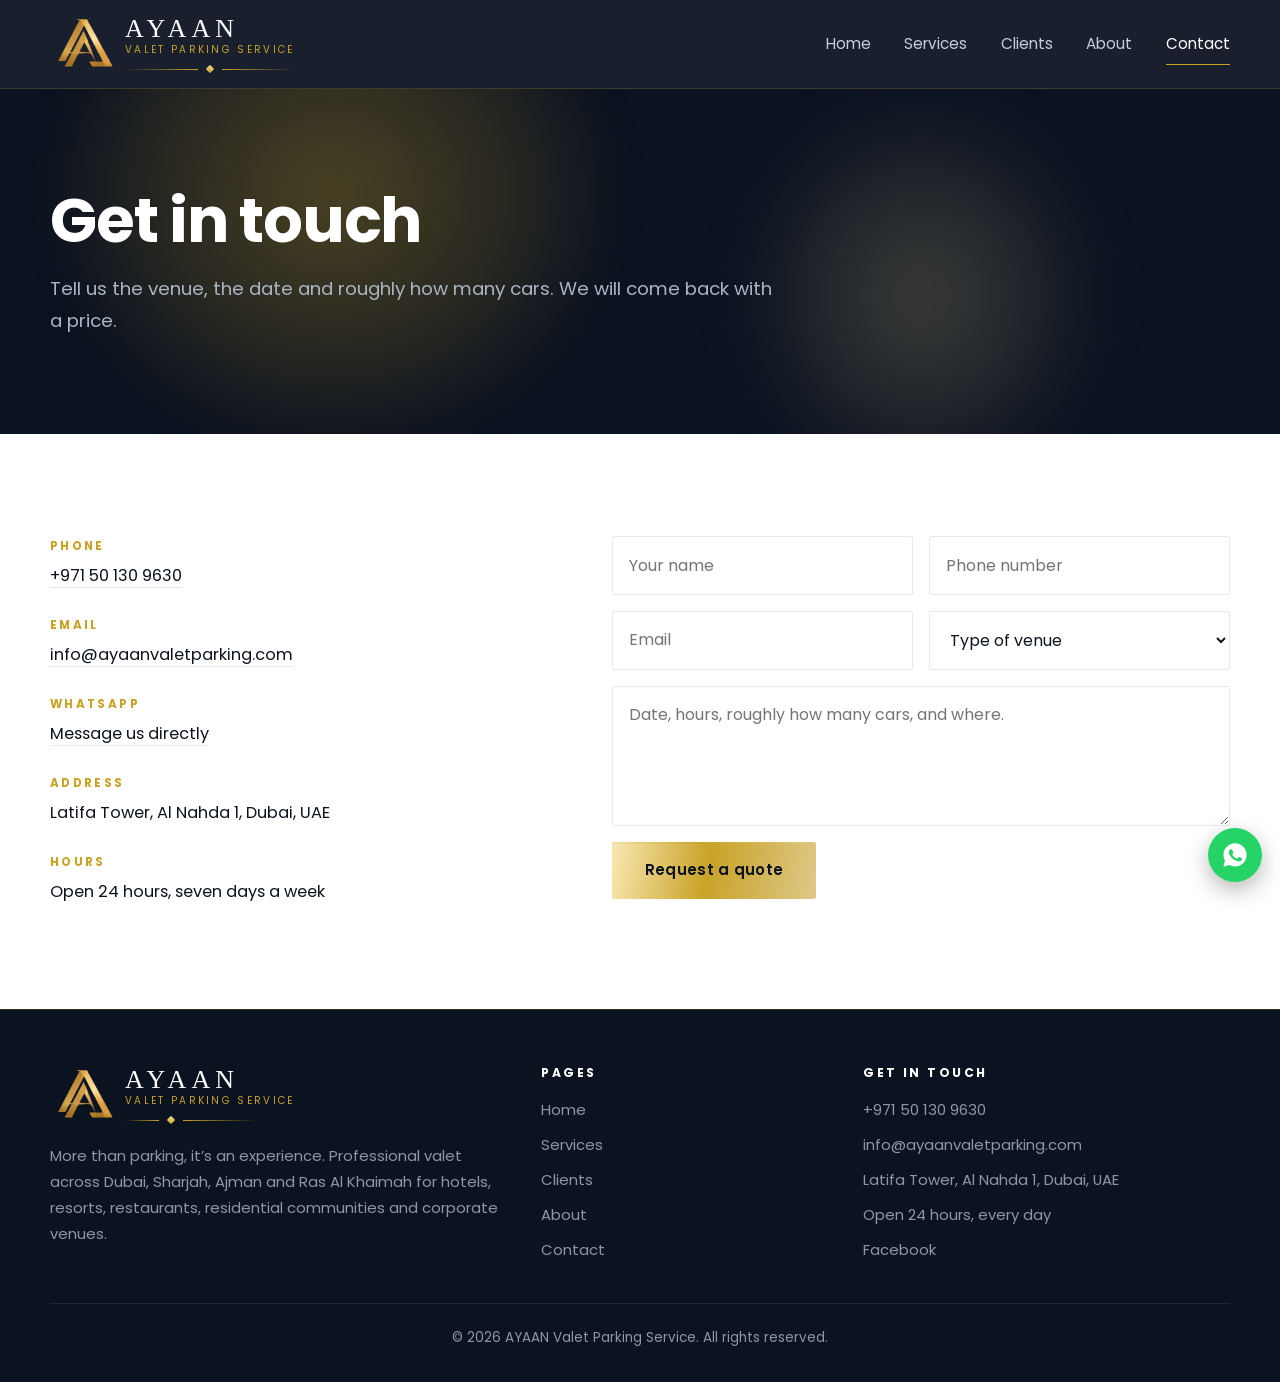
<file: v2/contact.html>
<!doctype html>
<html lang="en">
<head>
<meta charset="utf-8">
<meta name="robots" content="noindex, nofollow">
<meta name="viewport" content="width=device-width, initial-scale=1">
<title>Contact — AYAAN Valet Parking Service</title>
<meta name="description" content="Request a quote. Call +971 50 130 9630 or email info@ayaanvaletparking.com. Dubai, United Arab Emirates. Open 24/7.">
<link rel="icon" href="assets/img/favicon.png">
<link rel="apple-touch-icon" href="assets/img/icon-192.png">
<meta name="theme-color" content="#0b1220">
<link rel="stylesheet" href="assets/css/site.css">
<meta property="og:title" content="Contact — AYAAN Valet Parking Service">
<meta property="og:description" content="Request a quote. Call +971 50 130 9630 or email info@ayaanvaletparking.com. Dubai, United Arab Emirates. Open 24/7.">
<meta property="og:type" content="website">
</head>
<body>
<a class="skip" href="#main">Skip to content</a>

<header class="hdr">
  <div class="wrap hdr__in">
    <a class="brand" href="index.html" aria-label="AYAAN Valet Parking Service, home">
      <img class="brand__mark" src="assets/img/mark.png" alt="" width="460" height="345">
      <span class="brand__text">
        <span class="brand__name">AYAAN</span>
        <span class="brand__sub">Valet Parking Service</span>
        <span class="rule" aria-hidden="true"><i></i></span>
      </span>
    </a>
    <button class="burger" type="button" aria-label="Menu" aria-expanded="false" aria-controls="nav">
      <span></span><span></span><span></span>
    </button>
    <nav class="nav" id="nav" data-open="false" aria-label="Main">
      <a href="index.html">Home</a>
      <a href="services.html">Services</a>
      <a href="clients.html">Clients</a>
      <a href="about.html">About</a>
      <a href="contact.html" aria-current="page">Contact</a>
    </nav>
  </div>
</header>

<main id="main">

  <section class="sec sec--dark banner" data-glow style="padding-block:clamp(4rem,8vw,6rem)">
    <div class="glow glow--a" role="presentation"></div>
    <div class="glow glow--b" role="presentation"></div>
    <div class="wrap banner__in">
      <h1 style="color:#fff">Get in touch</h1>
      <p class="lede" style="max-width:46rem">Tell us the venue, the date and roughly how many cars. We will come back with a price.</p>
    </div>
  </section>

  <section class="sec">
    <div class="wrap contact">
      <div data-reveal>
        <dl class="deets">
          <div><dt>Phone</dt><dd><a href="tel:+971501309630">+971 50 130 9630</a></dd></div>
          <div><dt>Email</dt><dd><a href="mailto:info@ayaanvaletparking.com">info@ayaanvaletparking.com</a></dd></div>
          <div><dt>WhatsApp</dt><dd><a href="https://wa.me/971501309630" rel="noopener">Message us directly</a></dd></div>
          <div><dt>Address</dt><dd>Latifa Tower, Al Nahda 1, Dubai, UAE</dd></div>
          <div><dt>Hours</dt><dd>Open 24 hours, seven days a week</dd></div>
        </dl>
      </div>
      <div data-reveal>

        <form class="form" data-enquiry novalidate>
          <div class="form__row">
            <input type="text" name="name" placeholder="Your name" aria-label="Your name" autocomplete="name" required>
            <input type="tel" name="phone" placeholder="Phone number" aria-label="Phone number" autocomplete="tel" required>
          </div>
          <div class="form__row">
            <input type="email" name="email" placeholder="Email" aria-label="Email" autocomplete="email">
            <select name="service" aria-label="Type of venue">
              <option value="">Type of venue</option>
              <option>Hotel or resort</option>
              <option>Restaurant</option>
              <option>Event or wedding</option>
              <option>Residential community</option>
              <option>Clinic or corporate venue</option>
              <option>Something else</option>
            </select>
          </div>
          <textarea name="message" placeholder="Date, hours, roughly how many cars, and where." aria-label="Details"></textarea>
          <input type="hidden" name="source" value="Contact page">
          <input type="hidden" name="label" value="General enquiry">
          <input type="text" name="company" tabindex="-1" autocomplete="off" aria-hidden="true"
                 style="position:absolute;left:-9999px;width:1px;height:1px;opacity:0">
          <div><button class="btn btn--gold" type="submit">Request a quote</button></div>
          <p class="msg" role="status" aria-live="polite"></p>
        </form>

      </div>
    </div>
  </section>

</main>

<footer class="ftr">
  <div class="wrap ftr__in">
    <div class="ftr__cols">
      <div>
        <span class="brand brand--ftr">
          <img class="brand__mark" src="assets/img/mark.png" alt="" width="460" height="345">
          <span class="brand__text">
            <span class="brand__name">AYAAN</span>
            <span class="brand__sub">Valet Parking Service</span>
            <span class="rule" aria-hidden="true"><i></i></span>
          </span>
        </span>
        <p>More than parking, it’s an experience. Professional valet across Dubai, Sharjah, Ajman and
           Ras Al Khaimah for hotels, resorts, restaurants, residential communities and corporate venues.</p>
      </div>
      <div>
        <h4>Pages</h4>
        <ul>
          <li><a href="index.html">Home</a></li>
          <li><a href="services.html">Services</a></li>
          <li><a href="clients.html">Clients</a></li>
          <li><a href="about.html">About</a></li>
          <li><a href="contact.html">Contact</a></li>
        </ul>
      </div>
      <div>
        <h4>Get in touch</h4>
        <ul>
          <li><a href="tel:+971501309630">+971 50 130 9630</a></li>
          <li><a href="mailto:info@ayaanvaletparking.com">info@ayaanvaletparking.com</a></li>
          <li>Latifa Tower, Al Nahda 1, Dubai, UAE</li>
          <li>Open 24 hours, every day</li>
          <li><a href="https://www.facebook.com/profile.php?id=61565408574726" rel="noopener">Facebook</a></li>
        </ul>
      </div>
    </div>
    <p class="ftr__btm">© <span id="yr">2026</span> AYAAN Valet Parking Service. All rights reserved.</p>
  </div>
</footer>

<button class="totop" type="button" aria-label="Back to top">
  <svg viewBox="0 0 24 24" aria-hidden="true"><path d="M12 19V5M5 12l7-7 7 7"/></svg>
</button>
<a class="wa" href="https://wa.me/971501309630" rel="noopener" aria-label="Chat with us on WhatsApp"><svg viewBox="0 0 24 24" aria-hidden="true"><path d="M12.04 2C6.58 2 2.13 6.45 2.13 11.91c0 1.75.46 3.45 1.32 4.95L2 22l5.25-1.38a9.9 9.9 0 004.79 1.22h.01c5.46 0 9.91-4.45 9.91-9.91C21.96 6.45 17.5 2 12.04 2zm5.8 14.1c-.24.68-1.4 1.3-1.94 1.34-.5.04-.98.22-3.3-.69-2.78-1.1-4.55-3.94-4.69-4.13-.14-.19-1.13-1.5-1.13-2.86 0-1.36.71-2.03.96-2.31.25-.28.55-.35.73-.35h.52c.17 0 .4-.06.62.48.24.57.8 1.97.87 2.11.07.14.12.31.02.5-.09.19-.14.31-.28.47l-.42.49c-.14.14-.28.29-.12.57.16.28.71 1.17 1.53 1.9 1.05.94 1.94 1.23 2.22 1.37.28.14.44.12.6-.07.17-.19.69-.8.87-1.08.19-.28.37-.23.62-.14.25.09 1.6.75 1.87.89.28.14.46.21.53.33.07.12.07.68-.17 1.35z"/></svg></a>

<script src="assets/js/site.js"></script>
<script>document.getElementById('yr').textContent = new Date().getFullYear();</script>
</body>
</html>
</file>
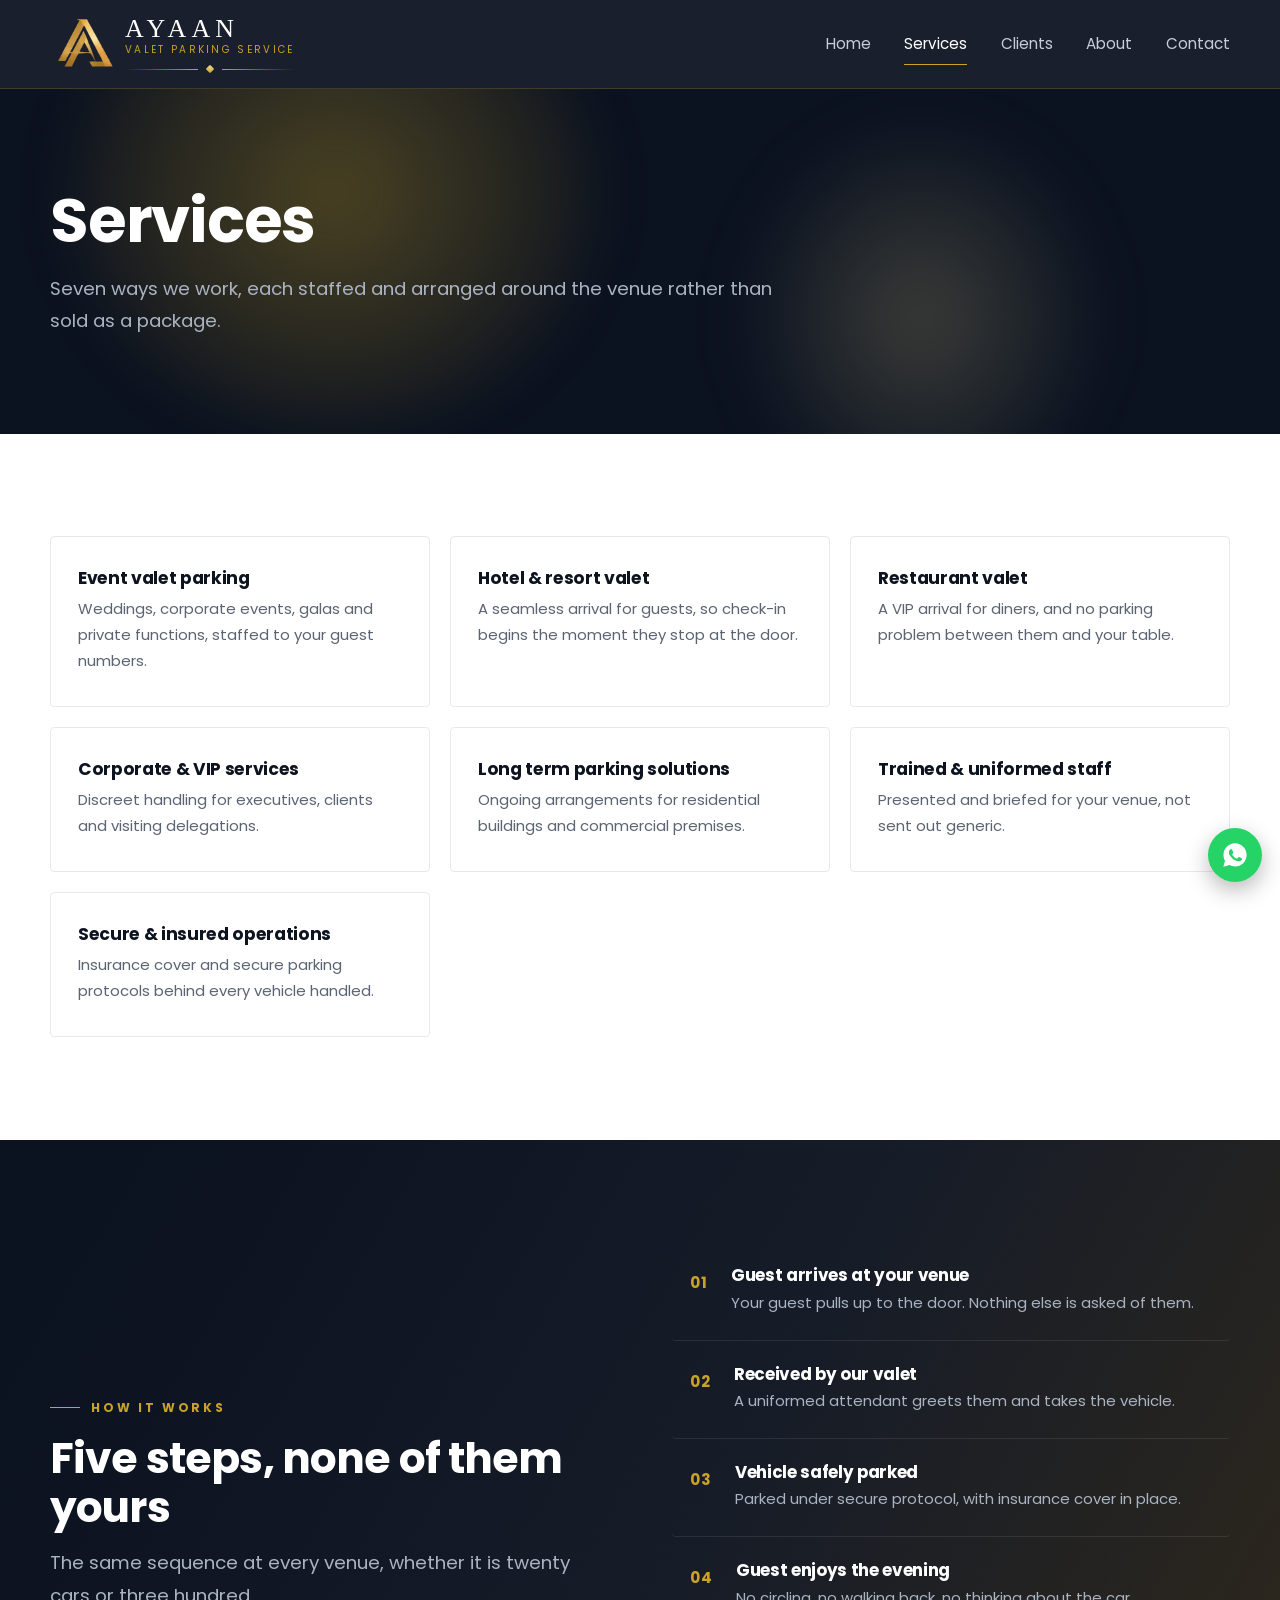
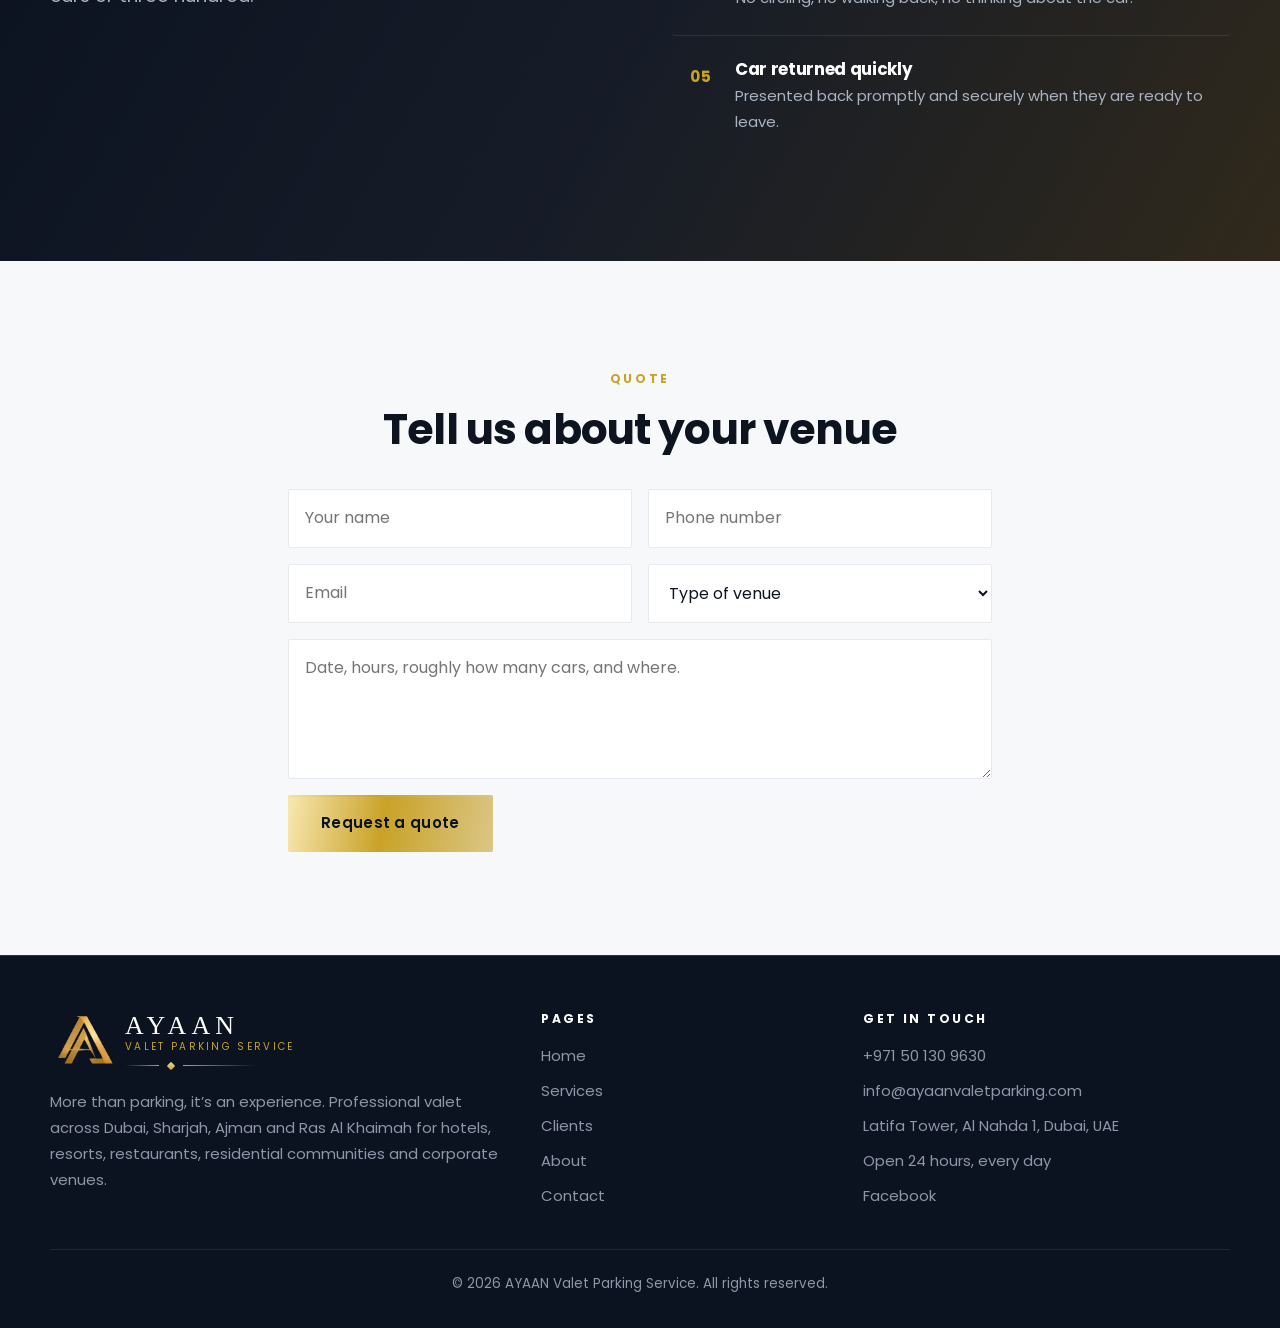
<file: v2/services.html>
<!doctype html>
<html lang="en">
<head>
<meta charset="utf-8">
<meta name="robots" content="noindex, nofollow">
<meta name="viewport" content="width=device-width, initial-scale=1">
<title>Services — AYAAN Valet Parking Service</title>
<meta name="description" content="Event valet, hotel and resort valet, restaurant valet, corporate and VIP services, long term parking, trained uniformed staff and insured operations.">
<link rel="icon" href="assets/img/favicon.png">
<link rel="apple-touch-icon" href="assets/img/icon-192.png">
<meta name="theme-color" content="#0b1220">
<link rel="stylesheet" href="assets/css/site.css">
<meta property="og:title" content="Services — AYAAN Valet Parking Service">
<meta property="og:description" content="Event valet, hotel and resort valet, restaurant valet, corporate and VIP services, long term parking, trained uniformed staff and insured operations.">
<meta property="og:type" content="website">
</head>
<body>
<a class="skip" href="#main">Skip to content</a>

<header class="hdr">
  <div class="wrap hdr__in">
    <a class="brand" href="index.html" aria-label="AYAAN Valet Parking Service, home">
      <img class="brand__mark" src="assets/img/mark.png" alt="" width="460" height="345">
      <span class="brand__text">
        <span class="brand__name">AYAAN</span>
        <span class="brand__sub">Valet Parking Service</span>
        <span class="rule" aria-hidden="true"><i></i></span>
      </span>
    </a>
    <button class="burger" type="button" aria-label="Menu" aria-expanded="false" aria-controls="nav">
      <span></span><span></span><span></span>
    </button>
    <nav class="nav" id="nav" data-open="false" aria-label="Main">
      <a href="index.html">Home</a>
      <a href="services.html" aria-current="page">Services</a>
      <a href="clients.html">Clients</a>
      <a href="about.html">About</a>
      <a href="contact.html">Contact</a>
    </nav>
  </div>
</header>

<main id="main">

  <section class="sec sec--dark banner" data-glow style="padding-block:clamp(4rem,8vw,6rem)">
    <div class="glow glow--a" role="presentation"></div>
    <div class="glow glow--b" role="presentation"></div>
    <div class="wrap banner__in">
      <h1 style="color:#fff">Services</h1>
      <p class="lede" style="max-width:46rem">Seven ways we work, each staffed and arranged around the venue rather than sold as a package.</p>
    </div>
  </section>

  <section class="sec">
    <div class="wrap">
      <div class="grid grid--3">
        <article class="svc" data-reveal>
          <h3>Event valet parking</h3>
          <p>Weddings, corporate events, galas and private functions, staffed to your guest numbers.</p>
        </article>
        <article class="svc" data-reveal>
          <h3>Hotel & resort valet</h3>
          <p>A seamless arrival for guests, so check-in begins the moment they stop at the door.</p>
        </article>
        <article class="svc" data-reveal>
          <h3>Restaurant valet</h3>
          <p>A VIP arrival for diners, and no parking problem between them and your table.</p>
        </article>
        <article class="svc" data-reveal>
          <h3>Corporate & VIP services</h3>
          <p>Discreet handling for executives, clients and visiting delegations.</p>
        </article>
        <article class="svc" data-reveal>
          <h3>Long term parking solutions</h3>
          <p>Ongoing arrangements for residential buildings and commercial premises.</p>
        </article>
        <article class="svc" data-reveal>
          <h3>Trained & uniformed staff</h3>
          <p>Presented and briefed for your venue, not sent out generic.</p>
        </article>
        <article class="svc" data-reveal>
          <h3>Secure & insured operations</h3>
          <p>Insurance cover and secure parking protocols behind every vehicle handled.</p>
        </article>
      </div>
    </div>
  </section>

  <section class="sec sec--dark sec--shot">
    <div class="wrap split">
      <div data-reveal>
        <p class="eyebrow">How it works</p>
        <h2>Five steps, none of them yours</h2>
        <p class="lede">The same sequence at every venue, whether it is twenty cars or three hundred.</p>
      </div>
      <div class="steps">
        <div class="step" data-reveal>
          <div><h3>Guest arrives at your venue</h3><p>Your guest pulls up to the door. Nothing else is asked of them.</p></div>
        </div>
        <div class="step" data-reveal>
          <div><h3>Received by our valet</h3><p>A uniformed attendant greets them and takes the vehicle.</p></div>
        </div>
        <div class="step" data-reveal>
          <div><h3>Vehicle safely parked</h3><p>Parked under secure protocol, with insurance cover in place.</p></div>
        </div>
        <div class="step" data-reveal>
          <div><h3>Guest enjoys the evening</h3><p>No circling, no walking back, no thinking about the car.</p></div>
        </div>
        <div class="step" data-reveal>
          <div><h3>Car returned quickly</h3><p>Presented back promptly and securely when they are ready to leave.</p></div>
        </div>
      </div>
    </div>
  </section>

  <section class="sec sec--tint">
    <div class="wrap" style="max-width:44rem">
      <div class="mid" style="margin-bottom:2.2rem" data-reveal>
        <p class="eyebrow">Quote</p>
        <h2>Tell us about your venue</h2>
      </div>
      <div data-reveal>

        <form class="form" data-enquiry novalidate>
          <div class="form__row">
            <input type="text" name="name" placeholder="Your name" aria-label="Your name" autocomplete="name" required>
            <input type="tel" name="phone" placeholder="Phone number" aria-label="Phone number" autocomplete="tel" required>
          </div>
          <div class="form__row">
            <input type="email" name="email" placeholder="Email" aria-label="Email" autocomplete="email">
            <select name="service" aria-label="Type of venue">
              <option value="">Type of venue</option>
              <option>Hotel or resort</option>
              <option>Restaurant</option>
              <option>Event or wedding</option>
              <option>Residential community</option>
              <option>Clinic or corporate venue</option>
              <option>Something else</option>
            </select>
          </div>
          <textarea name="message" placeholder="Date, hours, roughly how many cars, and where." aria-label="Details"></textarea>
          <input type="hidden" name="source" value="Services page">
          <input type="hidden" name="label" value="Service quote">
          <input type="text" name="company" tabindex="-1" autocomplete="off" aria-hidden="true"
                 style="position:absolute;left:-9999px;width:1px;height:1px;opacity:0">
          <div><button class="btn btn--gold" type="submit">Request a quote</button></div>
          <p class="msg" role="status" aria-live="polite"></p>
        </form>

      </div>
    </div>
  </section>

</main>

<footer class="ftr">
  <div class="wrap ftr__in">
    <div class="ftr__cols">
      <div>
        <span class="brand brand--ftr">
          <img class="brand__mark" src="assets/img/mark.png" alt="" width="460" height="345">
          <span class="brand__text">
            <span class="brand__name">AYAAN</span>
            <span class="brand__sub">Valet Parking Service</span>
            <span class="rule" aria-hidden="true"><i></i></span>
          </span>
        </span>
        <p>More than parking, it’s an experience. Professional valet across Dubai, Sharjah, Ajman and
           Ras Al Khaimah for hotels, resorts, restaurants, residential communities and corporate venues.</p>
      </div>
      <div>
        <h4>Pages</h4>
        <ul>
          <li><a href="index.html">Home</a></li>
          <li><a href="services.html">Services</a></li>
          <li><a href="clients.html">Clients</a></li>
          <li><a href="about.html">About</a></li>
          <li><a href="contact.html">Contact</a></li>
        </ul>
      </div>
      <div>
        <h4>Get in touch</h4>
        <ul>
          <li><a href="tel:+971501309630">+971 50 130 9630</a></li>
          <li><a href="mailto:info@ayaanvaletparking.com">info@ayaanvaletparking.com</a></li>
          <li>Latifa Tower, Al Nahda 1, Dubai, UAE</li>
          <li>Open 24 hours, every day</li>
          <li><a href="https://www.facebook.com/profile.php?id=61565408574726" rel="noopener">Facebook</a></li>
        </ul>
      </div>
    </div>
    <p class="ftr__btm">© <span id="yr">2026</span> AYAAN Valet Parking Service. All rights reserved.</p>
  </div>
</footer>

<button class="totop" type="button" aria-label="Back to top">
  <svg viewBox="0 0 24 24" aria-hidden="true"><path d="M12 19V5M5 12l7-7 7 7"/></svg>
</button>
<a class="wa" href="https://wa.me/971501309630" rel="noopener" aria-label="Chat with us on WhatsApp"><svg viewBox="0 0 24 24" aria-hidden="true"><path d="M12.04 2C6.58 2 2.13 6.45 2.13 11.91c0 1.75.46 3.45 1.32 4.95L2 22l5.25-1.38a9.9 9.9 0 004.79 1.22h.01c5.46 0 9.91-4.45 9.91-9.91C21.96 6.45 17.5 2 12.04 2zm5.8 14.1c-.24.68-1.4 1.3-1.94 1.34-.5.04-.98.22-3.3-.69-2.78-1.1-4.55-3.94-4.69-4.13-.14-.19-1.13-1.5-1.13-2.86 0-1.36.71-2.03.96-2.31.25-.28.55-.35.73-.35h.52c.17 0 .4-.06.62.48.24.57.8 1.97.87 2.11.07.14.12.31.02.5-.09.19-.14.31-.28.47l-.42.49c-.14.14-.28.29-.12.57.16.28.71 1.17 1.53 1.9 1.05.94 1.94 1.23 2.22 1.37.28.14.44.12.6-.07.17-.19.69-.8.87-1.08.19-.28.37-.23.62-.14.25.09 1.6.75 1.87.89.28.14.46.21.53.33.07.12.07.68-.17 1.35z"/></svg></a>

<script src="assets/js/site.js"></script>
<script>document.getElementById('yr').textContent = new Date().getFullYear();</script>
</body>
</html>
</file>
<file: assets/css/site.css>
/* Ayaan & Mehboob Valet Parking — faithful rebuild of the existing site.
   One stylesheet in place of the 48 the WordPress theme loaded, and no
   framework. The layout, colours and running order follow the live site
   section for section; what changed is the code underneath, not the design. */

@font-face { font-family:'Poppins'; font-style:normal; font-weight:400; font-display:swap;
  src:url('../fonts/pxiEyp8kv8JHgFVrJJfecnFHGPc.woff2') format('woff2'); }
@font-face { font-family:'Poppins'; font-style:normal; font-weight:600; font-display:swap;
  src:url('../fonts/pxiByp8kv8JHgFVrLEj6Z1xlFd2JQEk.woff2') format('woff2'); }
@font-face { font-family:'Poppins'; font-style:normal; font-weight:700; font-display:swap;
  src:url('../fonts/pxiByp8kv8JHgFVrLCz7Z1xlFd2JQEk.woff2') format('woff2'); }

:root{
  --overlap:clamp(5rem,11vw,9.5rem);   /* how far the cards ride into the hero */
  --brand:#ff4e3c;          /* the site's existing accent */
  --brand-dark:#e13a29;
  --ink:#1b1d21;
  --body:#666b73;
  --dark:#12151a;
  --dark-2:#1b1f26;
  --line:#e6e8ec;
  --tint:#f6f7f9;
  --wrap:1200px;
  --pad:clamp(1rem,4vw,2rem);
  --sec:clamp(3.5rem,7vw,5.5rem);
}
*,*::before,*::after{box-sizing:border-box}
*{margin:0}
html{-webkit-text-size-adjust:100%;scroll-behavior:smooth}
@media (prefers-reduced-motion:reduce){html{scroll-behavior:auto}}
body{font-family:'Poppins',-apple-system,BlinkMacSystemFont,'Segoe UI',Roboto,sans-serif;
  color:var(--body);background:#fff;line-height:1.75;-webkit-font-smoothing:antialiased}
img{max-width:100%;height:auto;display:block}
a{color:inherit}
h1,h2,h3,h4{color:var(--ink);line-height:1.2;font-weight:700;letter-spacing:-.02em}
h2{font-size:clamp(1.9rem,4vw,2.7rem)}
h3{font-size:1.28rem}
:focus-visible{outline:3px solid var(--brand);outline-offset:3px;border-radius:3px}
.wrap{width:min(var(--wrap),100% - var(--pad)*2);margin-inline:auto}
.sec{padding-block:var(--sec)}
.sec--tint{background:var(--tint)}
.skip{position:absolute;left:-9999px;background:var(--brand);color:#fff;padding:.7rem 1.1rem;z-index:100}
.skip:focus{left:0;top:0}

/* section heading, the small orange label above a title */
.lbl{color:var(--brand);font-size:.8rem;font-weight:700;letter-spacing:.18em;text-transform:uppercase;
  display:inline-block;margin-bottom:.7rem}
.mid{text-align:center;max-width:44rem;margin-inline:auto}
.mid .lbl{display:block}

/* ---------- top bar ---------- */
.topbar{background:var(--dark);color:#9aa2ad;font-size:.82rem}
.topbar__in{display:flex;flex-wrap:wrap;gap:.6rem 1.6rem;align-items:center;justify-content:space-between;
  padding-block:.6rem}
.topbar b{color:#fff;font-weight:600}
.topbar__soc{display:flex;gap:.9rem;align-items:center}
.topbar__soc a:hover{color:var(--brand)}
@media (max-width:720px){.topbar{display:none}}

/* ---------- header ---------- */
.hdr{position:sticky;top:0;z-index:50;background:#fff;border-bottom:1px solid var(--line);
  box-shadow:0 1px 14px rgba(0,0,0,.05)}
.hdr__in{display:flex;align-items:center;gap:1.5rem;min-height:94px}
/* The header logo is the dark-lettering artwork, so it sits directly on the
   white bar with no plate behind it, as on the live site. The footer keeps the
   white-lettering file, which suits the dark band there. */
.hdr__logo img{height:64px;width:auto}
/* A little breathing room above and below so the mark does not sit flush
   against the bar and read as part of it. */
.hdr__logo{display:inline-block;padding:.4rem 0}
.nav{margin-left:auto;display:flex;gap:2rem}
.nav a{text-decoration:none;color:var(--ink);font-weight:600;font-size:.95rem;padding-block:.5rem;position:relative}
.nav a::after{content:'';position:absolute;left:0;right:0;bottom:0;height:2px;background:var(--brand);
  transform:scaleX(0);transform-origin:left;transition:transform .22s ease}
.nav a:hover::after,.nav a[aria-current='page']::after{transform:scaleX(1)}
.nav a[aria-current='page']{color:var(--brand)}
@media (prefers-reduced-motion:reduce){.nav a::after{transition:none}}
.hdr__tel{display:inline-flex;align-items:center;gap:.55rem;font-weight:700;color:var(--ink);text-decoration:none}
.hdr__tel span{width:38px;height:38px;border-radius:50%;background:var(--brand);display:grid;place-items:center}
.hdr__tel svg{width:17px;height:17px;fill:#fff}
.burger{display:none;margin-left:auto;background:none;border:0;padding:.5rem;cursor:pointer;color:var(--ink)}
.burger span{display:block;width:23px;height:2px;background:currentColor;margin:5px 0}
@media (max-width:900px){
  .nav{position:fixed;inset:94px 0 auto 0;background:#fff;flex-direction:column;gap:0;
    padding:.25rem var(--pad) 1.25rem;border-bottom:1px solid var(--line);display:none}
  .nav[data-open='true']{display:flex}
  .nav a{padding-block:.9rem;border-bottom:1px solid var(--line)}
  .nav a::after{display:none}
  .burger{display:block}
  .hdr__tel{display:none}
}

/* ---------- buttons ---------- */
.btn{display:inline-flex;align-items:center;justify-content:center;gap:.5rem;padding:.9rem 1.9rem;
  border-radius:999px;border:3px solid transparent;font:inherit;font-weight:600;font-size:.95rem;
  text-decoration:none;cursor:pointer;transition:background-color .18s ease,color .18s ease,border-color .18s ease}
.btn--brand{background:var(--brand);color:#fff}
.btn--brand:hover{background:var(--brand-dark)}
/* The hero button on the live site carries a 3px white ring, which reads against
   both the red wedge and the photograph behind it. Values taken from the live
   page: 3px solid white, 15px/45px padding. */
.hero .btn--brand{border-color:#fff;padding:.94rem 2.8rem}
.hero .btn--brand:hover{background:#fff;color:var(--ink);border-color:#fff}
.btn--line{border-color:#fff;color:#fff}
.btn--line:hover{background:#fff;color:var(--ink)}
@media (prefers-reduced-motion:reduce){.btn{transition:none}}

/* ---------- hero ---------- */
/* The live hero is a single full-width band 900px tall. It was a three-slide
   carousel showing the same slide three times, so the carousel is dropped and
   the slide kept. The red wedge and dot grid are the theme's overlay, rebuilt
   here in CSS rather than as an image so it scales at any width. */
.hero{position:relative;background:var(--dark);color:#fff;overflow:hidden;
  min-height:100svh}
.hero__bg{position:absolute;inset:0;background:url('../img/slider.jpg') center/cover no-repeat}
/* the red diagonal wedge across the top-left */
/* The wedge is a shallow diagonal: on the live site the red reaches roughly
   three quarters across at the top and a fifth at the bottom. 133deg puts the
   boundary at about 43 degrees off vertical, which matches that slant. */
.hero::before{content:'';position:absolute;inset:0;z-index:1;
  background:linear-gradient(133deg,rgba(255,78,60,.82) 0 50%,rgba(255,78,60,0) 50.3%)}
/* The live hero does not dim its photograph; the headline sits over the red
   wedge and gets its contrast from there. Only a whisper of shading on the far
   right, where white text never lands, to stop the van blowing out. */
.hero::after{content:'';position:absolute;inset:0;z-index:1;
  background:linear-gradient(100deg,rgba(18,21,26,0) 55%,rgba(18,21,26,.14) 100%)}
.hero__dots{position:absolute;left:3%;top:12%;width:330px;height:420px;z-index:2;opacity:.34;
  background-image:radial-gradient(rgba(255,255,255,.9) 1.3px,transparent 1.4px);
  background-size:21px 21px}
.hero__in{position:relative;z-index:3;min-height:100svh;
  display:flex;flex-direction:column;justify-content:center;
  align-items:flex-start;   /* without this the button stretches the full column */
  padding-block:clamp(4rem,10vw,6rem)}
@media (max-width:700px){ .hero__dots{display:none} }
/* Measured in characters so the headline breaks after "Car" and "In" the way
   the live site does, at any font size. */
.hero h1{color:#fff;font-size:clamp(2.4rem,5.4vw,4rem);margin-bottom:1.4rem;max-width:15ch}
.hero p{color:#eef1f5;font-size:clamp(1rem,2vw,1.15rem);max-width:34ch;margin-bottom:2.2rem}

/* inner page banner */
.banner{position:relative;background:var(--dark);color:#fff;text-align:center}
.banner__bg{position:absolute;inset:0;background:url('../img/service-bg.jpg') center/cover no-repeat;opacity:.25}
.banner::after{content:'';position:absolute;inset:0;background:rgba(18,21,26,.72)}
.banner__in{position:relative;z-index:2;padding-block:clamp(3.5rem,8vw,5.5rem)}
.banner h1{color:#fff;font-size:clamp(2rem,5vw,3.1rem)}
.crumb{margin-top:.7rem;font-size:.9rem;color:#b9c0c9}
.crumb a{color:var(--brand);text-decoration:none}

/* ---------- feature trio ---------- */
/* These three sit over the bottom of the hero on the live site, which is what
   made ours look detached. The negative margin is what lifts them. */
/* The cards ride up into the hero, so at rest they would sit over the bottom of
   it before the reader has scrolled at all. They stay hidden until the first
   scroll and then rise into place. Set by JS, so with scripting off they are
   simply visible rather than lost. */
.trio{display:grid;grid-template-columns:repeat(3,1fr);gap:1.5rem;
  margin-top:calc(-1 * var(--overlap));position:relative;z-index:5}
.trio[data-hold='true'] .feat{opacity:0;transform:translateY(28px)}
.trio[data-hold='false'] .feat{opacity:1;transform:none;
  transition:opacity .55s ease,transform .55s ease}
.trio[data-hold='false'] .feat:nth-child(2){transition-delay:.09s}
.trio[data-hold='false'] .feat:nth-child(3){transition-delay:.18s}
@media (prefers-reduced-motion:reduce){
  .trio[data-hold] .feat{opacity:1;transform:none;transition:none}
}
@media (max-width:900px){.trio{grid-template-columns:1fr;margin-top:-3rem}}
.feat{position:relative;background:#fff;border-radius:12px;padding:2.4rem 1.8rem 2.6rem;
  text-align:left;box-shadow:0 18px 40px rgba(0,0,0,.10);isolation:isolate;
  transition:color .5s ease}
/* The hover state is a layer behind the content, exactly how the theme does it:
   a photo with the brand's red wedge, revealed by fading this pseudo-element. */
.feat::before{content:'';position:absolute;inset:0;z-index:-1;border-radius:12px;
  background:url('../img/fe-bg.png') center/cover no-repeat;
  opacity:0;transition:opacity .5s ease}
.feat:hover::before{opacity:1}
.feat:hover, .feat:hover h3, .feat:hover p{color:#fff}
/* the theme whitens the icon with a filter rather than swapping the file */
.feat img{width:64px;height:auto;margin:0 0 1.2rem;transition:filter .5s ease}
.feat:hover img{filter:brightness(0) invert(1)}
.feat h3{margin-bottom:.6rem;transition:color .5s ease}
.feat p{font-size:.95rem;transition:color .5s ease}
@media (prefers-reduced-motion:reduce){
  .feat,.feat img,.feat h3,.feat p,.feat::before{transition:none}
}

/* ---------- booking / contact form block ---------- */
.book{display:grid;grid-template-columns:1fr 1.05fr;gap:clamp(2rem,5vw,3.75rem);align-items:center}
@media (max-width:900px){.book{grid-template-columns:1fr}}
.book__img img{border-radius:14px}
.form{display:grid;gap:1rem;margin-top:1.6rem}
.form__row{display:grid;grid-template-columns:1fr 1fr;gap:1rem}
@media (max-width:560px){.form__row{grid-template-columns:1fr}}
.form input,.form textarea{font:inherit;color:var(--ink);background:#fff;border:1px solid var(--line);
  border-radius:10px;padding:.95rem 1.1rem;width:100%}
.form input:focus,.form textarea:focus{outline:none;border-color:var(--brand)}
.form textarea{min-height:150px;resize:vertical}
.msg{padding:.85rem 1.05rem;border-radius:10px;font-size:.92rem;display:none}
.msg[data-show='true']{display:block}
.msg--ok{background:#eaf7ee;color:#17692f}
.msg--bad{background:#fdecea;color:#a32217}

/* ---------- why-choose cards ---------- */
/* Fixed at three across so six cards read as two even rows, the way the live
   site lays them out. auto-fit gave four then two, which looked lopsided. */
.cards{display:grid;grid-template-columns:repeat(3,1fr);gap:1.5rem}
@media (max-width:980px){.cards{grid-template-columns:repeat(2,1fr)}}
@media (max-width:620px){.cards{grid-template-columns:1fr}}
/* Same mechanism as the trio, but the hover layer is solid brand red rather
   than a photo, which is what the live site specifies for this block. */
.wcard{position:relative;background:#fff;border-radius:12px;padding:2.4rem 1.8rem;
  border:1px dashed var(--line);text-align:center;isolation:isolate;transition:color .5s ease}
.wcard::before{content:'';position:absolute;inset:0;z-index:-1;border-radius:12px;
  background:var(--brand);opacity:0;transition:opacity .5s ease}
.wcard:hover::before{opacity:1}
.wcard:hover, .wcard:hover h3, .wcard:hover p, .wcard:hover .more{color:#fff}
.wcard img{width:56px;margin:0 auto 1.2rem;transition:filter .5s ease}
.wcard:hover img{filter:brightness(0) invert(1)}
.wcard h3{margin-bottom:.55rem;transition:color .5s ease}
.wcard p{font-size:.95rem;margin-bottom:.9rem;transition:color .5s ease}
@media (prefers-reduced-motion:reduce){
  .wcard,.wcard img,.wcard h3,.wcard p,.wcard::before{transition:none}
}
.more{color:var(--brand);font-weight:600;font-size:.88rem;text-decoration:none;letter-spacing:.04em}
.more:hover{text-decoration:underline}

/* ---------- split with tick list ---------- */
.split{display:grid;grid-template-columns:1fr 1fr;gap:clamp(2rem,5vw,4rem);align-items:center}
@media (max-width:900px){.split{grid-template-columns:1fr}}
.split img{border-radius:14px}
.ticks{list-style:none;padding:0;margin:1.6rem 0 2rem;display:grid;gap:.9rem}
.ticks li{display:grid;grid-template-columns:20px 1fr;gap:.8rem;align-items:start;font-size:.96rem}
.ticks svg{width:20px;height:20px;color:var(--brand);margin-top:5px}
.ticks b{color:var(--ink)}

/* ---------- projects ---------- */
.projects{display:grid;grid-template-columns:repeat(auto-fit,minmax(260px,1fr));gap:1.5rem}
.proj{position:relative;border-radius:14px;overflow:hidden}
.proj img{width:100%;aspect-ratio:6/5;object-fit:cover}

/* ---------- pre-booking band ---------- */
.strip{position:relative;color:#fff;text-align:center}
.strip__bg{position:absolute;inset:0;background:url('../img/call-to-bg.jpg') center/cover no-repeat}
.strip::after{content:'';position:absolute;inset:0;background:rgba(18,21,26,.8)}
.strip__in{position:relative;z-index:2;padding-block:clamp(2.75rem,6vw,4rem)}
.strip h2{color:#fff}
.strip p{color:#c4cad2;margin-top:.5rem}

/* ---------- FAQ accordion ---------- */
.faq{display:grid;grid-template-columns:1fr 1fr;gap:clamp(2rem,5vw,3.5rem);align-items:start}
@media (max-width:900px){.faq{grid-template-columns:1fr}}
.faq img{border-radius:14px}
.acc{border:1px solid var(--line);border-radius:12px;overflow:hidden;margin-bottom:.85rem;background:#fff}
.acc summary{cursor:pointer;list-style:none;padding:1.1rem 3rem 1.1rem 1.3rem;font-weight:600;color:var(--ink);
  position:relative;font-size:1.02rem}
.acc summary::-webkit-details-marker{display:none}
.acc summary::after{content:'';position:absolute;right:1.2rem;top:50%;width:11px;height:11px;
  border-right:2px solid var(--brand);border-bottom:2px solid var(--brand);
  transform:translateY(-70%) rotate(45deg);transition:transform .22s ease}
.acc[open] summary::after{transform:translateY(-30%) rotate(-135deg)}
.acc[open] summary{color:var(--brand)}
.acc p{padding:0 1.3rem 1.25rem;font-size:.95rem}
@media (prefers-reduced-motion:reduce){.acc summary::after{transition:none}}

/* ---------- contact details ---------- */
.info{display:grid;grid-template-columns:repeat(auto-fit,minmax(240px,1fr));gap:1.5rem;margin-bottom:3rem}
.info__c{background:#fff;border:1px solid var(--line);border-radius:12px;padding:1.8rem 1.5rem}
.info__c h3{font-size:1.05rem;margin-bottom:.5rem}
.info__c a{color:var(--brand);text-decoration:none}

/* ---------- footer ---------- */
.ftr{background:var(--dark);color:#9aa2ad;font-size:.93rem}
.ftr__in{padding-block:3.5rem 2rem}
.ftr__cols{display:grid;grid-template-columns:1.6fr 1fr 1.3fr;gap:2.5rem}
@media (max-width:820px){.ftr__cols{grid-template-columns:1fr}}
.ftr h4{color:#fff;font-size:.86rem;letter-spacing:.15em;text-transform:uppercase;margin-bottom:1.1rem}
.ftr ul{list-style:none;padding:0;display:grid;gap:.55rem}
.ftr a{text-decoration:none}
.ftr a:hover{color:var(--brand)}
.ftr__logo{background:var(--dark-2);padding:.6rem .9rem;border-radius:8px;display:inline-block;margin-bottom:1rem}
.ftr__logo img{height:34px}
.ftr__btm{margin-top:2.5rem;padding-top:1.4rem;border-top:1px solid rgba(255,255,255,.1);
  text-align:center;font-size:.86rem}

/* reveal on scroll; the class is only added by JS when motion is welcome */
.reveal{opacity:0;transform:translateY(18px);transition:opacity .55s ease,transform .55s ease}
.reveal[data-seen='true']{opacity:1;transform:none}

.wa{position:fixed;right:18px;bottom:18px;z-index:40;width:54px;height:54px;border-radius:50%;
  background:#25d366;display:grid;place-items:center;box-shadow:0 8px 22px rgba(0,0,0,.22)}

/* Back to top, bottom LEFT: the right corner already belongs to WhatsApp.
   Hidden until the reader is far enough down for it to be worth offering. */
.totop{position:fixed;left:18px;bottom:18px;z-index:40;width:48px;height:48px;border:0;
  border-radius:50%;background:var(--brand);color:#fff;cursor:pointer;display:grid;place-items:center;
  box-shadow:0 8px 22px rgba(0,0,0,.22);opacity:0;visibility:hidden;transform:translateY(10px);
  transition:opacity .25s ease,transform .25s ease,visibility .25s}
.totop[data-show='true']{opacity:1;visibility:visible;transform:none}
.totop:hover{background:var(--brand-dark)}
.totop svg{width:20px;height:20px;fill:none;stroke:currentColor;stroke-width:2.5}
@media (prefers-reduced-motion:reduce){.totop{transition:none}}
.wa svg{width:28px;height:28px;fill:#fff}
</file>
<file: v2/assets/css/site.css>
/* AYAAN Valet Parking — version 2.
   A redesign rather than a reproduction. The palette is taken from the client
   brochure, not the current website: deep navy and gold, which is the identity
   used when presenting to Palazzo Versace, Sheraton and Mövenpick. The existing
   red-on-white site reads as a generic template; this reads as the service the
   brochure describes. */

@font-face { font-family:'Poppins'; font-style:normal; font-weight:400; font-display:swap;
  src:url('../fonts/pxiEyp8kv8JHgFVrJJfecnFHGPc.woff2') format('woff2'); }
@font-face { font-family:'Poppins'; font-style:normal; font-weight:600; font-display:swap;
  src:url('../fonts/pxiByp8kv8JHgFVrLEj6Z1xlFd2JQEk.woff2') format('woff2'); }
@font-face { font-family:'Poppins'; font-style:normal; font-weight:700; font-display:swap;
  src:url('../fonts/pxiByp8kv8JHgFVrLCz7Z1xlFd2JQEk.woff2') format('woff2'); }

:root{
  --navy:#0b1220;          /* the brochure's ground */
  --navy-2:#111a2c;
  --navy-3:#18233a;
  --gold:#c9a227;
  --gold-soft:#e3c565;
  --ink:#0d1420;
  --body:#5b6472;
  --line:#e6e9ee;
  --paper:#ffffff;
  --paper-2:#f7f8fa;
  --wrap:1180px;
  --pad:clamp(1rem,4vw,2rem);
  --sec:clamp(4rem,8vw,6.5rem);
}
*,*::before,*::after{box-sizing:border-box}
*{margin:0}
html{-webkit-text-size-adjust:100%;scroll-behavior:smooth}
@media (prefers-reduced-motion:reduce){html{scroll-behavior:auto}}
body{font-family:'Poppins',-apple-system,BlinkMacSystemFont,'Segoe UI',Roboto,sans-serif;
  color:var(--body);background:var(--paper);line-height:1.75;-webkit-font-smoothing:antialiased}
img{max-width:100%;height:auto;display:block}
a{color:inherit}
h1,h2,h3,h4{color:var(--ink);line-height:1.15;font-weight:700;letter-spacing:-.02em}
h1{font-size:clamp(2.3rem,5.2vw,3.9rem)}
h2{font-size:clamp(1.85rem,3.8vw,2.65rem)}
h3{font-size:1.22rem}
:focus-visible{outline:3px solid var(--gold);outline-offset:3px;border-radius:3px}
.wrap{width:min(var(--wrap),100% - var(--pad)*2);margin-inline:auto}
.sec{padding-block:var(--sec)}
.sec--tint{background:var(--paper-2)}
.sec--dark{background:var(--navy);color:#aab3c2}
/* A dark band that carries a photograph behind it, same treatment as the hero:
   present enough to add depth, never competing with the words. */
.sec--shot{position:relative;isolation:isolate;overflow:hidden}
.sec--shot::before{content:'';position:absolute;inset:0;z-index:-2;
  background:url('../img/service-bg.jpg') center/cover no-repeat;
  filter:grayscale(.75) brightness(.3)}
.sec--shot::after{content:'';position:absolute;inset:0;z-index:-1;
  background:linear-gradient(120deg,var(--navy) 8%,rgba(11,18,32,.82) 55%,rgba(42,33,16,.8) 100%)}
.sec--dark h2,.sec--dark h3{color:#fff}
.skip{position:absolute;left:-9999px;background:var(--gold);color:var(--navy);padding:.7rem 1.1rem;z-index:100}
.skip:focus{left:0;top:0}

/* The gold rule above a heading. Used sparingly so it keeps its weight. */
.eyebrow{display:inline-flex;align-items:center;gap:.7rem;color:var(--gold);
  font-size:.76rem;font-weight:700;letter-spacing:.22em;text-transform:uppercase;margin-bottom:1rem}
.eyebrow::before{content:'';width:30px;height:1px;background:var(--gold)}
.mid{text-align:center;max-width:46rem;margin-inline:auto}
.mid .eyebrow::before{display:none}
.lede{font-size:clamp(1.02rem,1.8vw,1.16rem);margin-top:1rem}

/* ---------- header ---------- */
.hdr{position:sticky;top:0;z-index:50;background:rgba(11,18,32,.94);backdrop-filter:blur(12px);
  border-bottom:1px solid rgba(201,162,39,.22)}
.hdr__in{display:flex;align-items:center;gap:1.5rem;min-height:88px}
.nav{margin-left:auto;display:flex;gap:2.1rem}
.nav a{text-decoration:none;color:#c6cddb;font-weight:500;font-size:.95rem;padding-block:.5rem;position:relative}
.nav a::after{content:'';position:absolute;left:0;right:0;bottom:0;height:1.5px;background:var(--gold);
  transform:scaleX(0);transform-origin:left;transition:transform .25s ease}
.nav a:hover,.nav a[aria-current='page']{color:#fff}
.nav a:hover::after,.nav a[aria-current='page']::after{transform:scaleX(1)}
@media (prefers-reduced-motion:reduce){.nav a::after{transition:none}}
.burger{display:none;margin-left:auto;background:none;border:0;padding:.5rem;cursor:pointer;color:#fff}
.burger span{display:block;width:23px;height:2px;background:currentColor;margin:5px 0}
/* Slims on scroll — but WITHOUT changing the header's height.
   Animating min-height moved every element below it, which shifted the scroll
   position back across the threshold, which un-slimmed the bar, which shifted
   it again: the header visibly vibrated at that one scroll position. The bar
   now keeps a constant height and only the logo scales, using transform, which
   paints without touching layout. */
.hdr[data-scrolled='true']{background:rgba(11,18,32,.98);
  box-shadow:0 8px 30px rgba(0,0,0,.35)}
/* The wordmark, set in type. The brochure's gold is a gradient rather than a
   flat colour, so the monogram carries one; the lettering stays white for
   legibility at small sizes. */
.brand{display:inline-flex;align-items:center;gap:.3rem;text-decoration:none;
  transform-origin:left center;transition:transform .25s ease}
.hdr[data-scrolled='true'] .brand{transform:scale(.86)}
/* Redrawn as vector, so it carries no background of its own and can sit on any
   colour at any size. */
.brand__mark{height:58px;width:auto;flex:none;display:block;
  /* Background keyed out by luminance, so the mark sits on any colour. The crop
     keeps some transparent margin around the glyph, so a negative inset pulls
     the lettering in to a proper optical gap rather than a measured one. */
  margin-right:-.35rem}
.brand__text{display:flex;flex-direction:column;gap:.2rem}
.brand__name{font-family:Georgia,'Times New Roman',serif;color:#fff;font-size:1.62rem;
  letter-spacing:.2em;line-height:1}
.brand__sub{color:var(--gold);font-size:.63rem;letter-spacing:.23em;text-transform:uppercase;
  line-height:1}
/* A hairline that fades out at both ends with a diamond set in the middle,
   taken from the brochure's dividers. */
.rule{display:flex;align-items:center;justify-content:center;gap:.55rem;margin-top:.5rem}
.rule::before,.rule::after{content:'';height:1px;flex:1;max-width:74px}
.rule::before{background:linear-gradient(90deg,transparent,var(--gold))}
.rule::after{background:linear-gradient(90deg,var(--gold),transparent)}
.rule i{width:6px;height:6px;flex:none;transform:rotate(45deg);
  background:linear-gradient(140deg,#f3dd97,var(--gold));border-radius:1px}
.brand--ftr .rule{justify-content:flex-start}
.brand--ftr .rule::before{max-width:34px}
.brand--ftr{margin-bottom:1.2rem}
@media (prefers-reduced-motion:reduce){.brand{transition:none}}

@media (max-width:920px){
  /* Slides down rather than snapping in, and is always in the DOM so the
     transition has something to animate from. */
  .nav{position:fixed;inset:88px 0 auto 0;background:var(--navy-2);flex-direction:column;gap:0;
    padding:.25rem var(--pad) 1.25rem;border-bottom:1px solid rgba(201,162,39,.22);
    display:flex;opacity:0;visibility:hidden;transform:translateY(-10px);
    transition:opacity .24s ease,transform .24s ease,visibility .24s;
    max-height:calc(100svh - 88px);overflow-y:auto}
  .nav[data-open='true']{opacity:1;visibility:visible;transform:none}
  @media (prefers-reduced-motion:reduce){.nav{transition:none}}
  .nav a{padding-block:.9rem;border-bottom:1px solid rgba(255,255,255,.07)}
  .nav a::after{display:none}
  .burger{display:block}
  .hdr__cta{display:none}
}

/* ---------- buttons ---------- */
.btn{display:inline-flex;align-items:center;justify-content:center;gap:.55rem;padding:.92rem 2rem;
  border-radius:2px;border:1.5px solid transparent;font:inherit;font-weight:600;font-size:.94rem;
  letter-spacing:.02em;text-decoration:none;cursor:pointer;
  transition:background-color .2s ease,color .2s ease,border-color .2s ease}
/* The gold is a moving gradient rather than a flat fill: at rest it sits still,
   and on hover the light sweeps across it. Used on every gold surface so the
   whole page shares one behaviour. */
.btn--gold{color:var(--navy);
  background:linear-gradient(100deg,#f3dd97 0%,var(--gold) 32%,#f7e6ad 50%,var(--gold) 68%,#b8912050 100%);
  background-size:260% 100%;background-position:82% 0;
  transition:background-position .7s cubic-bezier(.2,.8,.3,1),box-shadow .3s ease,transform .2s ease}
.btn--gold:hover{background-position:8% 0;box-shadow:0 10px 30px rgba(201,162,39,.34)}
.btn--gold:active{transform:translateY(1px)}
@media (prefers-reduced-motion:reduce){.btn--gold{transition:none}}
.btn--ghost{border-color:rgba(255,255,255,.4);color:#fff}
.btn--ghost:hover{border-color:var(--gold);color:var(--gold)}
.btn--dark{background:var(--navy);color:#fff}
.btn--dark:hover{background:var(--navy-3)}
@media (prefers-reduced-motion:reduce){.btn{transition:none}}

/* ---------- hero ----------
   No photograph. The only imagery available is a soft crop out of a PDF, and a
   weak photograph drags a whole page down with it. So the hero carries type,
   depth and motion instead: a slow gold aurora behind enormous lettering that
   assembles itself line by line. It costs nothing to load and cannot look
   cheap the way a low-resolution image does. */
.hero{position:relative;min-height:100svh;display:grid;align-items:center;
  background:var(--navy);color:#aab3c2;overflow:hidden;isolation:isolate}

/* two slow-drifting gold fields, offset, so the light never sits still */
/* The gold field follows the pointer. Two layers at different weights, each
   easing toward the cursor at its own rate, which is what gives it the watery
   lag rather than sticking to the mouse. Position comes from JS as percentages;
   with no pointer, or no JS, they sit at their resting values and drift on a
   slow loop instead.

   Shared by the home hero and every inner-page banner, so one rule and one
   piece of script cover the whole site. */
[data-glow]{position:relative;isolation:isolate;overflow:hidden}
.glow{position:absolute;z-index:-2;pointer-events:none;border-radius:50%;will-change:transform;
  left:0;top:0}
/* Offsets arrive from JS in PIXELS, not percentages. A percentage inside
   translate resolves against the layer's own box, not the band's, so writing
   band-relative percentages here put the layer off screen on the shorter
   banners and left them looking like the glow had vanished. The -50% still
   refers to the layer, which is what centres it on the point. */
.glow--a{width:78%;height:150%;
  background:radial-gradient(closest-side,rgba(201,162,39,.34),rgba(201,162,39,.10) 55%,transparent 72%);
  filter:blur(26px);
  transform:translate3d(calc(var(--ax,0px) - 50%),calc(var(--ay,0px) - 50%),0);
  animation:drift 22s ease-in-out infinite alternate}
.glow--b{width:52%;height:110%;
  background:radial-gradient(closest-side,rgba(243,221,151,.22),transparent 70%);
  filter:blur(34px);
  transform:translate3d(calc(var(--bx,0px) - 50%),calc(var(--by,0px) - 50%),0);
  animation:drift2 28s ease-in-out infinite alternate}
/* Once the pointer is in play the idle drift stops, so the two do not fight. */
[data-glow][data-pointer='true'] .glow{animation:none}
@keyframes drift{to{transform:translate3d(14%,10%,0) scale(1.12)}}
@keyframes drift2{to{transform:translate3d(-12%,-8%,0) scale(1.18)}}
/* Banners are shorter than the hero, so their fields sit tighter. */
.banner .glow--a{width:62%;height:210%}
.banner .glow--b{width:42%;height:170%}
.banner__in{position:relative;z-index:2}
@media (prefers-reduced-motion:reduce){.glow{animation:none}}

/* ---------- the car ----------
   Drives in from the right on load, crosses the hero, and parks at the left
   edge with its rear half still on screen. Drawn rather than photographed, so
   it is sharp at any size. The headline is timed to arrive as the car passes
   the middle, so the two read as one movement rather than two animations. */
/* Large enough to own the screen as it crosses. The headline sits over it, so
   the car reads as the thing that reveals the words rather than as decoration
   beside them. */
.car{position:absolute;left:0;top:50%;z-index:-1;width:clamp(560px,86vw,1250px);
  color:var(--gold);pointer-events:none;opacity:.42;
  /* mirrored so it faces the direction it travels */
  transform:translate3d(122vw,-46%,0) scaleX(-1);
  animation:drive 2.9s cubic-bezier(.3,.7,.2,1) .2s forwards}
/* parks with roughly half its length past the left edge */
@keyframes drive{
  55%{opacity:.5}
  to{transform:translate3d(-52%,-46%,0) scaleX(-1);opacity:.36}
}
.car__svg{width:100%;height:auto;overflow:visible}
/* The strokes draw themselves while the car is still travelling. */
.car__body,.car__win,.car__wheel,.car__road{
  stroke-dasharray:var(--len,600);stroke-dashoffset:var(--len,600);
  animation:draw 1.5s cubic-bezier(.6,.05,.2,1) .3s forwards}
.car__win{animation-delay:.6s}
.car__wheel{animation-delay:.72s}
.car__road{animation-delay:.9s}
@keyframes draw{to{stroke-dashoffset:0}}
/* the wheels turn while it is moving, then settle */
.car__wheel{transform-box:fill-box;transform-origin:center;
  animation:draw 1.5s cubic-bezier(.6,.05,.2,1) .72s forwards, roll 2.5s linear .25s 1}
@keyframes roll{to{rotate:-1080deg}}
@media (max-width:760px){.car{width:150vw;opacity:.28}}
@media (prefers-reduced-motion:reduce){
  .car{animation:none;transform:translate3d(-52%,-46%,0) scaleX(-1);opacity:.36}
  .car__body,.car__win,.car__wheel,.car__road{animation:none;stroke-dashoffset:0}
}

/* a fine grid, barely there, to give the dark field some structure */
.hero::before{content:'';position:absolute;inset:0;z-index:-1;opacity:.5;
  background-image:linear-gradient(rgba(255,255,255,.028) 1px,transparent 1px),
                   linear-gradient(90deg,rgba(255,255,255,.028) 1px,transparent 1px);
  background-size:78px 78px;
  -webkit-mask-image:radial-gradient(ellipse 80% 60% at 50% 45%,#000 30%,transparent 78%);
          mask-image:radial-gradient(ellipse 80% 60% at 50% 45%,#000 30%,transparent 78%)}

.hero__in{position:relative;z-index:2;padding-block:clamp(6rem,14vh,9rem) clamp(4rem,8vh,6rem);
  text-align:center}
.hero .eyebrow{justify-content:center}
.hero .eyebrow::before{display:none}

/* The headline is the design. Set as large as the viewport allows. */
.hero h1{color:#fff;font-size:clamp(2.6rem,8.4vw,7rem);line-height:.98;letter-spacing:-.035em;
  margin-bottom:1.6rem}
.hero h1 .l{display:block;overflow:hidden}
.hero h1 .l > span{display:block;transform:translateY(105%);
  animation:rise .95s cubic-bezier(.16,1,.3,1) 1.15s forwards}
.hero h1 .l:nth-child(2) > span{animation-delay:1.34s}
@keyframes rise{to{transform:translateY(0)}}
.hero h1 em{font-style:normal;
  background:linear-gradient(100deg,#f3dd97 0%,var(--gold) 40%,#f3dd97 70%,var(--gold) 100%);
  background-size:220% 100%;-webkit-background-clip:text;background-clip:text;color:transparent;
  animation:sheen 7s ease-in-out infinite}
@keyframes sheen{0%,100%{background-position:0% 0}50%{background-position:100% 0}}

.hero p{max-width:44ch;margin-inline:auto;font-size:clamp(1rem,1.9vw,1.18rem);
  opacity:0;animation:fade 1s ease 1.6s forwards}
.hero__acts{display:flex;flex-wrap:wrap;gap:.9rem;justify-content:center;margin-top:2.4rem;
  opacity:0;animation:fade 1s ease 1.8s forwards}
@keyframes fade{to{opacity:1}}

/* a quiet row of facts, which reads as confidence rather than decoration */
.hero__stats{display:flex;flex-wrap:wrap;justify-content:center;gap:clamp(1.6rem,5vw,4rem);
  margin-top:clamp(3rem,7vh,4.5rem);opacity:0;animation:fade 1s ease 2s forwards}
.hero__stat{position:relative;padding:.4rem .9rem;border-radius:4px;cursor:default;
  transition:transform .3s cubic-bezier(.2,.8,.3,1)}
.hero__stat:hover{transform:translateY(-4px)}
.hero__stat b{display:block;font-size:clamp(1.6rem,3.2vw,2.3rem);color:#fff;line-height:1;
  letter-spacing:-.02em;transition:color .35s ease,text-shadow .35s ease}
/* The glow is a text-shadow rather than a filter, so only the numeral lights up
   and the label underneath stays crisp. */
/* Tight and faint: a single small radius that hugs the numeral. The wide second
   shadow and the pool behind were what made it read as a smudge rather than as
   the figure lighting up. */
.hero__stat:hover b{color:#fff7e4;
  text-shadow:0 0 5px rgba(243,221,151,.30)}
.hero__stat span{display:block;margin-top:.45rem;font-size:.7rem;letter-spacing:.2em;
  text-transform:uppercase;color:var(--gold);transition:color .35s ease}
.hero__stat:hover span{color:var(--gold-soft)}
/* A hairline under the pair instead of a glow behind it: it marks the hovered
   figure precisely, where a radial bloom only blurred the area around it. */
.hero__stat::after{content:'';position:absolute;left:50%;right:50%;bottom:-2px;height:1px;
  background:linear-gradient(90deg,transparent,var(--gold),transparent);
  transition:left .4s cubic-bezier(.2,.8,.3,1),right .4s cubic-bezier(.2,.8,.3,1)}
.hero__stat:hover::after{left:14%;right:14%}
@media (prefers-reduced-motion:reduce){
  .hero__stat,.hero__stat b,.hero__stat span,.hero__stat::after{transition:none}
  .hero__stat:hover::after{left:50%;right:50%}
  .hero__stat:hover{transform:none}
}

@media (prefers-reduced-motion:reduce){
  .glow{animation:none}
  .hero h1 .l > span{transform:none;animation:none}
  .hero h1 em{animation:none}
  .hero p,.hero__acts,.hero__stats{opacity:1;animation:none}
}

/* ---------- client marquee ----------
   Thirteen prestigious names are the strongest thing this business owns, so
   they move. Two identical tracks scroll as one continuous belt; pausing on
   hover lets anyone actually read a name. */
.belt{background:var(--navy-2);border-block:1px solid rgba(201,162,39,.22);
  padding-block:1.5rem;overflow:hidden;
  -webkit-mask-image:linear-gradient(90deg,transparent,#000 8%,#000 92%,transparent);
          mask-image:linear-gradient(90deg,transparent,#000 8%,#000 92%,transparent)}
.belt__track{display:flex;width:max-content;animation:belt 42s linear infinite}
.belt:hover .belt__track{animation-play-state:paused}
.belt__group{display:flex;align-items:center;flex:none}
.belt__item{display:inline-flex;align-items:center;gap:1.6rem;padding-inline:1.6rem;
  font-size:clamp(.95rem,1.6vw,1.15rem);color:#c9d1de;white-space:nowrap;letter-spacing:.02em}
.belt__item::after{content:'';width:5px;height:5px;border-radius:50%;background:var(--gold);opacity:.7}
@keyframes belt{to{transform:translateX(-50%)}}
@media (prefers-reduced-motion:reduce){.belt__track{animation:none;width:100%;
  overflow-x:auto;justify-content:flex-start}}

/* ---------- proof bar: social proof immediately under the hero ---------- */
.proof{background:var(--navy-2);border-top:1px solid rgba(201,162,39,.2);color:#8d97a8}
.proof__in{display:flex;flex-wrap:wrap;align-items:center;justify-content:center;gap:.9rem 2.2rem;
  padding-block:1.4rem;font-size:.86rem;letter-spacing:.04em;text-align:center}
.proof b{color:var(--gold);font-weight:600}

/* ---------- pillars ---------- */
.pillars{display:grid;grid-template-columns:repeat(4,1fr);gap:1.25rem}
@media (max-width:940px){.pillars{grid-template-columns:repeat(2,1fr)}}
@media (max-width:560px){.pillars{grid-template-columns:1fr}}
.pillar{position:relative;padding:2.2rem 1.6rem;border:1px solid var(--line);border-radius:4px;
  background:#fff;isolation:isolate;overflow:hidden;
  transition:border-color .35s ease,transform .35s cubic-bezier(.2,.8,.3,1),box-shadow .35s ease}
/* The gold wash sits behind the text and sweeps up from the bottom, so the card
   fills rather than simply changing colour. */
.pillar::before{content:'';position:absolute;inset:0;z-index:-1;opacity:0;
  background:linear-gradient(155deg,var(--navy-2) 0%,var(--navy) 45%,#2a2110 100%);
  transition:opacity .35s ease}
.pillar::after{content:'';position:absolute;left:0;right:0;bottom:0;height:3px;z-index:-1;
  background:linear-gradient(90deg,var(--gold) 0%,var(--gold-soft) 50%,var(--gold) 100%);
  transform:scaleX(0);transform-origin:left;transition:transform .45s ease}
.pillar:hover{border-color:transparent;transform:translateY(-8px);
  box-shadow:0 22px 46px rgba(11,18,32,.28)}
.pillar:hover::before{opacity:1}
.pillar:hover::after{transform:scaleX(1)}
.pillar:hover h3{color:#fff}
.pillar:hover p{color:#c3ccd9}
.pillar:hover .pillar__n{color:var(--gold-soft)}
.pillar__n{font-size:.74rem;font-weight:700;letter-spacing:.2em;color:var(--gold);transition:color .35s ease}
.pillar h3{margin:.7rem 0 .5rem;font-size:1.06rem;transition:color .35s ease}
.pillar p{font-size:.93rem;transition:color .35s ease}
@media (prefers-reduced-motion:reduce){
  .pillar,.pillar::before,.pillar::after,.pillar h3,.pillar p,.pillar__n{transition:none}
  .pillar:hover{transform:none}
}

/* ---------- services ---------- */
.grid{display:grid;gap:1.25rem}
.grid--3{grid-template-columns:repeat(3,1fr)}
@media (max-width:940px){.grid--3{grid-template-columns:repeat(2,1fr)}}
@media (max-width:600px){.grid--3{grid-template-columns:1fr}}
.svc{position:relative;border:1px solid var(--line);border-radius:4px;padding:2rem 1.7rem;background:#fff;
  isolation:isolate;overflow:hidden;
  transition:border-color .35s ease,transform .35s cubic-bezier(.2,.8,.3,1),box-shadow .35s ease}
.svc::before{content:'';position:absolute;inset:0;z-index:-1;opacity:0;
  background:linear-gradient(155deg,var(--navy-2) 0%,var(--navy) 45%,#2a2110 100%);
  transition:opacity .35s ease}
/* a gold rule that draws itself down the left edge */
.svc::after{content:'';position:absolute;left:0;top:0;bottom:0;width:3px;z-index:-1;
  background:linear-gradient(180deg,var(--gold-soft),var(--gold));
  transform:scaleY(0);transform-origin:top;transition:transform .45s ease}
.svc:hover{border-color:transparent;transform:translateY(-6px);
  box-shadow:0 20px 42px rgba(11,18,32,.26)}
.svc:hover::before{opacity:1}
.svc:hover::after{transform:scaleY(1)}
.svc:hover h3{color:#fff}
.svc:hover p{color:#c3ccd9}
.svc h3{font-size:1.08rem;margin-bottom:.45rem;transition:color .35s ease}
.svc p{font-size:.93rem;transition:color .35s ease}
@media (prefers-reduced-motion:reduce){
  .svc,.svc::before,.svc::after,.svc h3,.svc p{transition:none}
  .svc:hover{transform:none}
}

/* ---------- how it works ---------- */
.steps{counter-reset:step;display:grid;gap:0}
.step{counter-increment:step;position:relative;display:grid;grid-template-columns:auto 1fr;gap:1.4rem;
  padding:1.5rem 1.1rem;border-bottom:1px solid rgba(255,255,255,.09);border-radius:4px;
  transition:background-color .3s ease,transform .3s ease}
.step:last-child{border-bottom:0}
.step:hover{background:linear-gradient(100deg,rgba(201,162,39,.14),rgba(201,162,39,0) 70%);
  transform:translateX(6px)}
.step:hover::before{color:var(--gold-soft)}
.step::before{content:counter(step,decimal-leading-zero);color:var(--gold);font-weight:700;
  font-size:.95rem;letter-spacing:.1em;padding-top:.25rem;transition:color .3s ease}
@media (prefers-reduced-motion:reduce){.step{transition:none}.step:hover{transform:none}}
.step h3{font-size:1.05rem;margin-bottom:.25rem}
.step p{font-size:.93rem}

/* ---------- clients ----------
   Typographic, not photographic. Each venue gets a plate: category above, name
   large, location beneath, and its own initial set faintly behind as a
   watermark so no two tiles look identical. On hover the plate fills with the
   gold gradient used across the rest of the page. */
.clients{display:grid;grid-template-columns:repeat(3,1fr);gap:1rem}
@media (max-width:940px){.clients{grid-template-columns:repeat(2,1fr)}}
@media (max-width:560px){.clients{grid-template-columns:1fr}}

.client{position:relative;overflow:hidden;isolation:isolate;
  min-height:190px;padding:1.7rem 1.5rem;border-radius:4px;
  background:var(--navy-2);border:1px solid rgba(201,162,39,.3);
  display:flex;flex-direction:column;justify-content:flex-end;
  transition:border-color .4s ease,transform .4s cubic-bezier(.2,.8,.3,1),box-shadow .4s ease}
.client::before{content:'';position:absolute;inset:0;z-index:-1;opacity:0;
  background:linear-gradient(150deg,rgba(201,162,39,.22) 0%,var(--navy-2) 55%,#2a2110 100%);
  transition:opacity .4s ease}
.client::after{content:'';position:absolute;inset:0;z-index:-1;opacity:0;
  background:linear-gradient(100deg,transparent 0%,rgba(243,221,151,.16) 42%,rgba(201,162,39,.26) 52%,transparent 92%);
  background-size:260% 100%;background-position:90% 0;
  transition:opacity .35s ease,background-position .9s cubic-bezier(.2,.8,.3,1)}
.client:hover::after{opacity:1;background-position:6% 0}
.client:hover{border-color:var(--gold);transform:translateY(-6px);
  box-shadow:0 24px 48px rgba(11,18,32,.4)}
.client:hover::before{opacity:1}

/* the initial, large and faint, behind the text */
.client__mark{position:absolute;top:-.28em;right:.06em;z-index:-1;
  font-size:8.5rem;font-weight:700;line-height:1;color:rgba(201,162,39,.12);
  pointer-events:none;transition:color .4s ease,transform .4s ease}
.client:hover .client__mark{color:rgba(201,162,39,.22);transform:translateY(4px)}

.client__cat{font-size:.68rem;font-weight:700;letter-spacing:.2em;text-transform:uppercase;
  color:var(--gold);margin-bottom:.55rem}
.client__name{font-size:1.24rem;font-weight:700;color:#fff;line-height:1.25;letter-spacing:-.01em}
.client__place{font-size:.85rem;color:#8d97a8;margin-top:.3rem}
.client:hover .client__place{color:#b6bfcd}

@media (prefers-reduced-motion:reduce){
  .client,.client::before,.client__mark{transition:none}
  .client:hover{transform:none}
  .client:hover .client__mark{transform:none}
}

/* ---------- promise / quote band ---------- */
.quote{position:relative;text-align:center;max-width:52rem;margin-inline:auto}
.quote p{font-size:clamp(1.2rem,2.6vw,1.7rem);line-height:1.5;color:#fff;font-weight:600;
  letter-spacing:-.01em}
.quote cite{display:block;margin-top:1.4rem;font-style:normal;color:var(--gold);
  font-size:.8rem;letter-spacing:.2em;text-transform:uppercase}

/* ---------- split ---------- */
.split{display:grid;grid-template-columns:1fr 1fr;gap:clamp(2rem,5vw,4rem);align-items:center}
@media (max-width:900px){.split{grid-template-columns:1fr}}
.ticks{list-style:none;padding:0;margin:1.6rem 0 0;display:grid;gap:.85rem}
.ticks li{display:grid;grid-template-columns:18px 1fr;gap:.8rem;align-items:start;font-size:.96rem}
.ticks svg{width:18px;height:18px;color:var(--gold);margin-top:5px}

/* ---------- FAQ ---------- */
/* The FAQ is a real control, so it gets the same care as the cards: a gold rail
   that draws down the open item, a plus that rotates to a minus, and a hover
   state that makes it obvious the whole row is clickable. */
.acc{position:relative;border:1px solid var(--line);border-radius:4px;margin-bottom:.7rem;
  background:#fff;overflow:hidden;transition:border-color .3s ease,box-shadow .3s ease}
.acc::before{content:'';position:absolute;left:0;top:0;bottom:0;width:3px;
  background:linear-gradient(180deg,var(--gold-soft),var(--gold));
  transform:scaleY(0);transform-origin:top;transition:transform .35s ease}
.acc:hover{border-color:#d8dce3;box-shadow:0 10px 26px rgba(11,18,32,.07)}
.acc[open]{border-color:transparent;box-shadow:0 14px 34px rgba(11,18,32,.10)}
.acc[open]::before{transform:scaleY(1)}
.acc summary{cursor:pointer;list-style:none;padding:1.25rem 3.4rem 1.25rem 1.5rem;font-weight:600;
  color:var(--ink);position:relative;font-size:1.02rem;transition:color .25s ease}
.acc summary::-webkit-details-marker{display:none}
.acc summary:hover{color:var(--gold)}
/* plus turning into a minus: two bars, one of which collapses */
.acc summary::after,.acc summary::before{content:'';position:absolute;right:1.5rem;top:50%;
  width:13px;height:2px;background:var(--gold);transition:transform .3s ease,opacity .3s ease}
.acc summary::after{transform:translateY(-50%)}
.acc summary::before{transform:translateY(-50%) rotate(90deg)}
.acc[open] summary::before{transform:translateY(-50%) rotate(0);opacity:0}
.acc p{padding:0 1.5rem 1.4rem;font-size:.95rem}
@media (prefers-reduced-motion:reduce){
  .acc,.acc::before,.acc summary,.acc summary::after,.acc summary::before{transition:none}
}

/* ---------- contact ---------- */
.contact{display:grid;grid-template-columns:.9fr 1.1fr;gap:clamp(2rem,5vw,3.5rem)}
@media (max-width:900px){.contact{grid-template-columns:1fr}}
.deets{list-style:none;padding:0;display:grid;gap:1.5rem}
.deets dt{font-size:.74rem;letter-spacing:.2em;text-transform:uppercase;color:var(--gold);font-weight:700}
.deets dd{margin:.35rem 0 0;font-size:1.02rem;color:var(--ink)}
.deets a{text-decoration:none;border-bottom:1px solid var(--line)}
.deets a:hover{border-color:var(--gold)}
.form{display:grid;gap:1rem}
.form__row{display:grid;grid-template-columns:1fr 1fr;gap:1rem}
@media (max-width:560px){.form__row{grid-template-columns:1fr}}
.form input,.form textarea,.form select{font:inherit;color:var(--ink);background:#fff;
  border:1px solid var(--line);border-radius:2px;padding:.9rem 1rem;width:100%}
.form input:focus,.form textarea:focus,.form select:focus{outline:none;border-color:var(--gold)}
.form textarea{min-height:140px;resize:vertical}
.msg{padding:.85rem 1.05rem;border-radius:2px;font-size:.92rem;display:none}
.msg[data-show='true']{display:block}
.msg--ok{background:#eaf7ee;color:#17692f}
.msg--bad{background:#fdecea;color:#a32217}

/* ---------- footer ---------- */
.ftr{background:var(--navy);color:#8d97a8;font-size:.93rem;
  border-top:1px solid rgba(201,162,39,.22)}
.ftr__in{padding-block:3.5rem 2rem}
.ftr__cols{display:grid;grid-template-columns:1.6fr 1fr 1.3fr;gap:2.5rem}
@media (max-width:820px){.ftr__cols{grid-template-columns:1fr}}
.ftr h4{color:#fff;font-size:.76rem;letter-spacing:.2em;text-transform:uppercase;margin-bottom:1.1rem}
.ftr ul{list-style:none;padding:0;display:grid;gap:.55rem}
.ftr a{text-decoration:none}
.ftr a:hover{color:var(--gold)}
.ftr__btm{margin-top:2.5rem;padding-top:1.4rem;border-top:1px solid rgba(255,255,255,.09);
  text-align:center;font-size:.84rem}

/* reveal, applied by JS only when motion is welcome */
.reveal{opacity:0;transform:translateY(16px);transition:opacity .55s ease,transform .55s ease}
.reveal[data-seen='true']{opacity:1;transform:none}

.wa{position:fixed;right:18px;bottom:18px;z-index:40;width:54px;height:54px;border-radius:50%;
  background:#25d366;display:grid;place-items:center;box-shadow:0 8px 22px rgba(0,0,0,.28)}
.wa svg{width:28px;height:28px;fill:#fff}
.totop{position:fixed;left:18px;bottom:18px;z-index:40;width:48px;height:48px;border:0;border-radius:50%;
  background:var(--gold);color:var(--navy);cursor:pointer;display:grid;place-items:center;
  box-shadow:0 8px 22px rgba(0,0,0,.28);opacity:0;visibility:hidden;transform:translateY(10px);
  transition:opacity .25s ease,transform .25s ease,visibility .25s}
.totop[data-show='true']{opacity:1;visibility:visible;transform:none}
.totop svg{width:20px;height:20px;fill:none;stroke:currentColor;stroke-width:2.5}
@media (prefers-reduced-motion:reduce){.totop{transition:none}}
</file>
